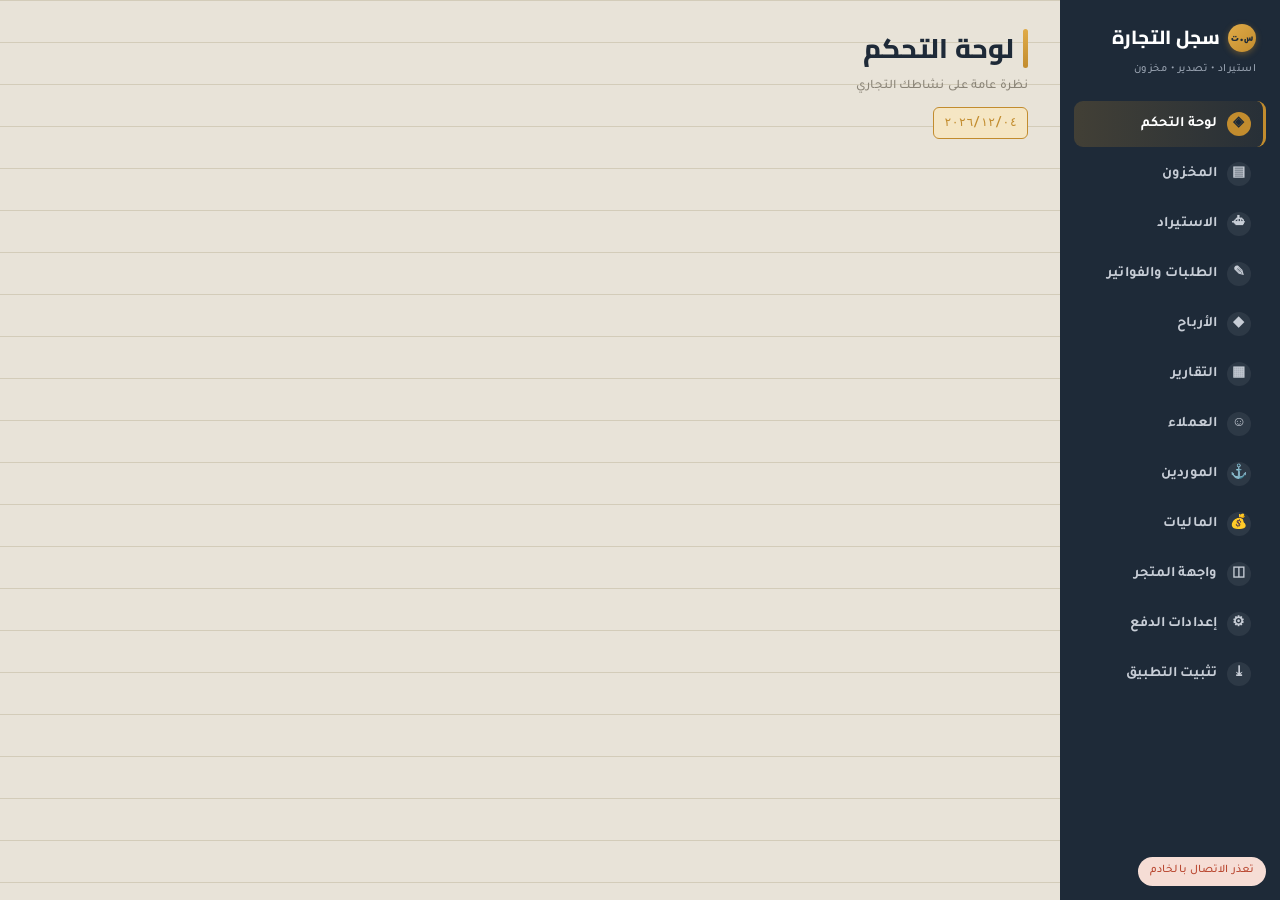
<file: index.html>
<!DOCTYPE html>
<html lang="ar" dir="rtl">
<head>
<meta charset="UTF-8">
<meta name="viewport" content="width=device-width, initial-scale=1.0, maximum-scale=1.0, viewport-fit=cover">
<title>سجل التجارة</title>
<meta name="theme-color" content="#1e2a38">
<meta name="mobile-web-app-capable" content="yes">
<meta name="apple-mobile-web-app-capable" content="yes">
<meta name="apple-mobile-web-app-status-bar-style" content="black-translucent">
<meta name="apple-mobile-web-app-title" content="سجل التجارة">
<link rel="apple-touch-icon" href="[data-uri]">
<link rel="icon" href="[data-uri]">
<link rel="preconnect" href="https://fonts.googleapis.com">
<link href="https://fonts.googleapis.com/css2?family=Cairo:wght@600;700;800;900&family=Tajawal:wght@400;500;700;800&family=JetBrains+Mono:wght@400;500;700&display=swap" rel="stylesheet">
<style>
  :root{
    --bg:#e8e3d8;
    --surface:#fdfcf8;
    --ink:#1e2a38;
    --ink-soft:#4a5566;
    --muted:#8b8578;
    --line:#d3ccb9;
    --brass:#c28c2e;
    --brass-2:#e0ab48;
    --brass-soft:#f5e6c4;
    --brick:#b8452e;
    --brick-2:#d35f3f;
    --brick-soft:#f6ddd5;
    --green:#2f8a52;
    --green-2:#42a868;
    --green-soft:#dcf0e2;
    --sea:#1f6f93;
    --sea-2:#3689ad;
    --sea-soft:#dbeef4;
    --radius:10px;
    --shadow:0 2px 8px rgba(30,42,56,0.08);
  }
  *{box-sizing:border-box;}
  body{
    margin:0;
    background:var(--bg);
    background-image:
      linear-gradient(var(--line) 1px, transparent 1px);
    background-size: 100% 42px;
    color:var(--ink);
    font-family:'Tajawal', sans-serif;
    font-weight:500;
    font-size:15px;
    line-height:1.65;
    letter-spacing:.1px;
    min-height:100vh;
  }
  .app{display:flex; min-height:100vh;}

  /* Sidebar */
  .sidebar{
    width:220px; flex-shrink:0;
    background:var(--ink);
    color:#e8e3d8;
    padding:22px 14px;
    display:flex; flex-direction:column; gap:4px;
  }
  .brand{
    font-family:'Cairo',sans-serif; font-weight:800; font-size:19px;
    color:#fff; margin-bottom:4px; padding:0 10px;
    display:flex; align-items:center; gap:8px;
  }
  .brand .seal{
    width:28px;height:28px;border-radius:50%;
    background:linear-gradient(135deg, var(--brass-2), var(--brass));
    display:flex;align-items:center;justify-content:center;
    font-size:12px; color:#1e2a38; font-family:'JetBrains Mono',monospace; font-weight:800;
    box-shadow:0 2px 6px rgba(194,140,46,0.4);
  }
  .brand-sub{font-size:11px; color:#9aa4b2; padding:0 10px 18px; letter-spacing:.5px;}
  .nav-item{
    display:flex; align-items:center; gap:10px;
    padding:11px 12px; border-radius:9px; cursor:pointer;
    font-size:14.5px; font-weight:600; color:#c7cdd6;
    transition:.18s;
    border-right:3px solid transparent;
  }
  .nav-item:hover{background:rgba(255,255,255,0.07); color:#fff;}
  .nav-item.active{
    background:linear-gradient(90deg, rgba(194,140,46,0.22), rgba(194,140,46,0.06));
    color:#fff; border-right-color:var(--brass);
  }
  .nav-icon{
    width:24px; height:24px; text-align:center; font-size:14px;
    display:flex; align-items:center; justify-content:center;
    border-radius:50%; background:rgba(255,255,255,0.07); flex-shrink:0;
    transition:.18s;
  }
  .nav-item.active .nav-icon{background:var(--brass); color:#1e2a38;}
  .nav-item:hover .nav-icon{background:rgba(255,255,255,0.14);}

  /* Main */
  .main{flex:1; padding:26px 32px; max-width:100%; overflow-x:hidden;}
  .topbar{display:flex; justify-content:space-between; align-items:flex-end; margin-bottom:22px; flex-wrap:wrap; gap:10px;}
  .page-title{
    font-family:'Cairo',sans-serif; font-weight:800; font-size:27px; margin:0;
    position:relative; display:inline-block; padding-right:14px;
  }
  .page-title::before{
    content:''; position:absolute; right:0; top:3px; bottom:3px; width:5px; border-radius:3px;
    background:linear-gradient(180deg, var(--brass-2), var(--brass));
  }
  .page-sub{color:var(--muted); font-size:13px; margin-top:5px; font-weight:500;}
  .date-stamp{
    font-family:'JetBrains Mono',monospace; font-size:12px; color:var(--brass);
    border:1.5px solid var(--brass); border-radius:6px; padding:5px 10px;
    background:var(--brass-soft); white-space:nowrap;
  }

  /* Cards */
  .stat-grid{display:grid; grid-template-columns:repeat(auto-fit,minmax(160px,1fr)); gap:14px; margin-bottom:26px;}
  .stat-card{
    background:var(--surface); border:1px solid var(--line); border-radius:var(--radius);
    padding:16px 18px; box-shadow:var(--shadow);
    position:relative; overflow:hidden;
    transition:transform .15s ease, box-shadow .15s ease;
    animation:cardIn .4s cubic-bezier(.2,.9,.3,1.2) both;
  }
  .stat-card::before{content:''; position:absolute; top:0; right:0; left:0; height:4px; background:var(--brass);}
  .stat-card:has(.stat-value.ok)::before{background:var(--green);}
  .stat-card:has(.stat-value.warn)::before{background:var(--brick);}
  .stat-card:active{transform:scale(.96); box-shadow:0 1px 4px rgba(30,42,56,0.1);}
  .stat-grid .stat-card:nth-child(1){animation-delay:.02s}
  .stat-grid .stat-card:nth-child(2){animation-delay:.06s}
  .stat-grid .stat-card:nth-child(3){animation-delay:.10s}
  .stat-grid .stat-card:nth-child(4){animation-delay:.14s}
  .stat-grid .stat-card:nth-child(5){animation-delay:.18s}
  .stat-grid .stat-card:nth-child(6){animation-delay:.22s}
  @keyframes cardIn{from{opacity:0; transform:translateY(10px) scale(.98);} to{opacity:1; transform:translateY(0) scale(1);}}
  .stat-label{font-size:12px; color:var(--muted); margin-bottom:6px; display:flex; align-items:center; gap:5px;}
  .stat-value{font-family:'JetBrains Mono',monospace; font-size:24px; font-weight:700; color:var(--ink); animation:valuePop .35s ease both .08s;}
  .stat-value.warn{color:var(--brick);}
  .stat-value.ok{color:var(--green);}
  @keyframes valuePop{from{opacity:0; transform:scale(.85);} to{opacity:1; transform:scale(1);}}

  .motiv-banner{
    display:flex; align-items:center; gap:12px;
    background:linear-gradient(100deg, var(--brass-soft), var(--surface));
    border:1px solid var(--brass); border-radius:var(--radius);
    padding:14px 18px; margin-bottom:20px;
    box-shadow:var(--shadow);
    animation:cardIn .4s ease both;
  }
  .motiv-banner.ok{background:linear-gradient(100deg, var(--green-soft), var(--surface)); border-color:var(--green);}
  .motiv-banner.warn{background:linear-gradient(100deg, var(--brick-soft), var(--surface)); border-color:var(--brick);}
  .motiv-icon{font-size:26px; flex-shrink:0; animation:iconWiggle 2.2s ease-in-out infinite;}
  @keyframes iconWiggle{0%,100%{transform:rotate(0deg);} 25%{transform:rotate(-8deg);} 75%{transform:rotate(8deg);}}
  .motiv-text{font-weight:700; font-size:14.5px; color:var(--ink);}
  .motiv-sub{font-size:12px; color:var(--muted); margin-top:2px; font-weight:400;}

  .panel{
    background:var(--surface); border:1px solid var(--line); border-radius:var(--radius);
    box-shadow:var(--shadow); overflow:hidden; margin-bottom:20px;
    animation:cardIn .35s ease both;
  }
  .panel-head{
    display:flex; justify-content:space-between; align-items:center;
    padding:16px 18px; border-bottom:1px solid var(--line);
  }
  .panel-title{font-family:'Cairo',sans-serif; font-weight:700; font-size:16px;}

  .btn{
    font-family:'Tajawal',sans-serif; font-weight:700; font-size:13.5px;
    border:none; border-radius:8px; padding:9px 16px; cursor:pointer;
    background:var(--ink); color:#fff; transition:.15s;
  }
  .btn:hover{opacity:.88;}
  .btn:active{transform:scale(.95);}
  .btn.brass{background:linear-gradient(135deg, var(--brass-2), var(--brass)); box-shadow:0 3px 10px rgba(194,140,46,0.32);}
  .btn.danger{background:linear-gradient(135deg, var(--brick-2), var(--brick)); box-shadow:0 3px 10px rgba(184,69,46,0.28);}
  .btn.ghost{background:transparent; color:var(--ink); border:1.5px solid var(--line);}
  .btn.small{padding:5px 10px; font-size:12px; border-radius:6px;}

  table{width:100%; border-collapse:collapse; font-size:14px;}
  th{
    text-align:right; padding:10px 14px; background:#f2efe6; color:var(--ink-soft);
    font-weight:800; font-size:12px; border-bottom:1px solid var(--line);
  }
  td{padding:12px 14px; border-bottom:1px solid #ece7d9; font-weight:500;}
  tr:last-child td{border-bottom:none;}
  tr:hover td{background:#faf8f2;}
  .mono{font-family:'JetBrains Mono',monospace;}
  .empty-row td{text-align:center; padding:34px; color:var(--muted);}

  .stamp{
    display:inline-flex; align-items:center; justify-content:center;
    font-family:'JetBrains Mono',monospace; font-size:11px; font-weight:700;
    padding:4px 10px; border-radius:20px; border:1.5px solid; letter-spacing:.3px;
    transform:rotate(-2deg);
  }
  .stamp.paid{color:var(--green); border-color:var(--green); background:var(--green-soft);}
  .stamp.pending{color:var(--brass); border-color:var(--brass); background:var(--brass-soft);}
  .stamp.cancelled{color:var(--brick); border-color:var(--brick); background:var(--brick-soft);}
  .stamp.low{color:var(--brick); border-color:var(--brick); background:var(--brick-soft); transform:none;}
  .stamp.ordered{color:var(--brass); border-color:var(--brass); background:var(--brass-soft);}
  .stamp.shipping{color:var(--sea); border-color:var(--sea); background:var(--sea-soft);}
  .stamp.customs{color:var(--brick); border-color:var(--brick); background:var(--brick-soft);}
  .stamp.received{color:var(--green); border-color:var(--green); background:var(--green-soft);}

  /* Storefront */
  .store-grid{display:grid; grid-template-columns:repeat(auto-fill,minmax(200px,1fr)); gap:16px;}
  .store-card{
    background:var(--surface); border:1px solid var(--line); border-radius:var(--radius);
    padding:16px; box-shadow:var(--shadow); display:flex; flex-direction:column; gap:8px;
  }
  .store-thumb{
    width:100%; aspect-ratio:1.3; border-radius:8px; background:linear-gradient(135deg,var(--brass-soft),var(--sea-soft));
    display:flex; align-items:center; justify-content:center;
    font-family:'Cairo',sans-serif; font-weight:800; font-size:30px; color:var(--brass);
  }
  .store-name{font-family:'Cairo',sans-serif; font-weight:700; font-size:15px;}
  .store-cat{font-size:11.5px; color:var(--muted);}
  .store-price{font-family:'JetBrains Mono',monospace; font-weight:700; font-size:17px; color:var(--ink);}
  .store-stock{font-size:11px; font-weight:700;}
  .store-stock.in{color:var(--green);}
  .store-stock.out{color:var(--brick);}
  .cart-fab{
    position:fixed; bottom:22px; left:22px; z-index:45;
    background:var(--ink); color:#fff; border:none; border-radius:30px;
    padding:12px 20px; font-weight:700; font-size:13.5px; cursor:pointer;
    box-shadow:0 6px 18px rgba(0,0,0,0.25); display:flex; align-items:center; gap:8px;
  }
  .cart-badge{background:var(--brass); border-radius:50%; width:20px; height:20px; display:flex; align-items:center; justify-content:center; font-size:11px;}
  .cart-line{display:flex; justify-content:space-between; align-items:center; padding:8px 0; border-bottom:1px solid #ece7d9; font-size:13.5px;}
  .qty-stepper{display:flex; align-items:center; gap:8px;}
  .qty-stepper button{width:24px; height:24px; border-radius:6px; border:1px solid var(--line); background:#fff; cursor:pointer;}

  /* Order stage stepper */
  .stage-track{display:flex; align-items:flex-start; gap:0; margin:14px 0 18px; overflow-x:auto;}
  .stage-step{flex:1; min-width:78px; text-align:center; position:relative; padding-top:16px;}
  .stage-step::before{
    content:''; position:absolute; top:5px; right:50%; width:100%; height:2px; background:var(--line);
  }
  .stage-step:first-child::before{display:none;}
  .stage-step.done::before{background:var(--green);}
  .stage-dot{
    width:11px; height:11px; border-radius:50%; background:var(--line); border:2px solid var(--line);
    position:absolute; top:0; right:calc(50% - 5.5px); background:var(--surface);
  }
  .stage-step.done .stage-dot{background:var(--green); border-color:var(--green);}
  .stage-step.current .stage-dot{background:var(--brass); border-color:var(--brass);}
  .stage-label{font-size:10.5px; color:var(--muted); margin-top:8px;}
  .stage-step.done .stage-label, .stage-step.current .stage-label{color:var(--ink); font-weight:700;}

  /* Reports */
  .period-tabs{display:flex; gap:6px; margin-bottom:18px;}
  .period-tab{
    padding:7px 16px; border-radius:20px; border:1.5px solid var(--line); background:var(--surface);
    font-size:13px; font-weight:700; cursor:pointer; color:var(--ink-soft);
  }
  .period-tab.active{background:var(--ink); color:#fff; border-color:var(--ink);}

  /* Product variant chips (storefront quick view) */
  .chip-group{display:flex; flex-wrap:wrap; gap:6px;}
  .chip{display:inline-flex; align-items:center; gap:6px;
    padding:6px 12px; border-radius:16px; border:1.5px solid var(--line); font-size:12.5px; cursor:pointer; background:#fff;
  }
  .chip.selected{border-color:var(--brass); background:var(--brass-soft); color:var(--brass); font-weight:700;}
  .store-gallery{display:flex; gap:8px; overflow-x:auto; margin-bottom:10px;}
  .store-gallery img{width:90px; height:90px; object-fit:cover; border-radius:8px; border:1px solid var(--line); flex-shrink:0;}
  .store-thumb img{width:100%; height:100%; object-fit:cover; border-radius:8px;}

  .row-actions{display:flex; gap:6px; justify-content:flex-end;}

  /* Modal */
  .overlay{
    position:fixed; inset:0; background:rgba(30,42,56,0.45);
    display:none; align-items:center; justify-content:center; z-index:90; padding:16px;
  }
  .overlay.show{display:flex;}
  .modal{
    background:var(--surface); border-radius:12px; width:100%; max-width:480px;
    max-height:88vh; overflow-y:auto; box-shadow:0 12px 40px rgba(0,0,0,0.25);
  }
  .modal-head{
    padding:18px 20px; border-bottom:1px solid var(--line);
    display:flex; justify-content:space-between; align-items:center;
  }
  .modal-title{font-family:'Cairo',sans-serif; font-weight:700; font-size:17px;}
  .modal-body{padding:20px;}
  .close-x{cursor:pointer; font-size:20px; color:var(--muted); line-height:1;}

  .field{margin-bottom:14px;}
  .field label{display:block; font-size:12.5px; font-weight:700; color:var(--ink-soft); margin-bottom:6px;}
  .field input, .field select, .field textarea{
    width:100%; padding:10px 12px; border:1.5px solid var(--line); border-radius:7px;
    font-family:'Tajawal',sans-serif; font-size:16px; background:#fff; color:var(--ink);
  }
  /* iOS Safari zooms in on any field under 16px and never zooms back out. */
  input, select, textarea{ font-size:16px; }
  .field input:focus, .field select:focus, .field textarea:focus{outline:none; border-color:var(--brass);}
  .field-row{display:grid; grid-template-columns:1fr 1fr; gap:10px;}

  .items-block{border:1.5px dashed var(--line); border-radius:8px; padding:12px; margin-bottom:14px;}
  .item-line{display:grid; grid-template-columns:2fr 1fr 1fr auto; gap:8px; align-items:center; margin-bottom:8px;}
  .item-line select, .item-line input{padding:7px 8px; font-size: 16px;}
  .rm-line{cursor:pointer; color:var(--brick); font-size:16px; padding:0 4px;}
  .add-line-btn{font-size:12.5px; color:var(--brass); cursor:pointer; font-weight:700; display:inline-block; margin-top:2px;}
  .order-total{text-align:left; font-family:'JetBrains Mono',monospace; font-weight:700; font-size:15px; margin-top:6px;}

  .modal-foot{padding:16px 20px; border-top:1px solid var(--line); display:flex; gap:10px; justify-content:flex-start;}

  .empty-state{padding:50px 20px; text-align:center; color:var(--muted);}
  .empty-state .big{font-size:34px; margin-bottom:10px;}

  .toast{
    position:fixed; bottom:20px; left:50%; transform:translateX(-50%) scale(.9);
    background:var(--ink); color:#fff; padding:11px 22px; border-radius:9px;
    font-size:13.5px; font-weight:700; opacity:0; pointer-events:none; transition:.28s cubic-bezier(.2,.9,.3,1.3); z-index:100;
    box-shadow:0 6px 18px rgba(30,42,56,0.25);
  }
  .toast.show{opacity:1; transform:translateX(-50%) translateY(-6px) scale(1);}

  .confetti-piece{
    position:fixed; top:-20px; font-size:20px; z-index:200; pointer-events:none;
    animation:confettiFall 1.3s ease-in forwards;
  }
  @keyframes confettiFall{
    0%{transform:translateY(0) rotate(0deg); opacity:1;}
    100%{transform:translateY(90vh) rotate(340deg); opacity:0;}
  }

  .type-badge{font-size:11px; font-weight:700; padding:3px 9px; border-radius:5px;}
  .type-badge.sale{background:var(--green-soft); color:var(--green);}
  .type-badge.purchase{background:var(--brass-soft); color:var(--brass);}
  .type-badge.expense{background:var(--brick-soft); color:var(--brick);}
  .type-badge.income{background:var(--green-soft); color:var(--green);}

  .hamburger{display:none;}
  @media (max-width: 820px){
    .sidebar{
      position:fixed; top:0; right:0; bottom:0;
      z-index:60; height:100%; width:min(78vw, 300px);
      transform:translateX(100%);
      transition:transform .25s ease;
      overflow-y:auto; -webkit-overflow-scrolling:touch;
      will-change:transform;
    }
    .sidebar.open{transform:translateX(0);}
    .sidebar .nav-item{ padding:15px 18px; font-size:15.5px; }
    .main{padding:18px 14px;}
    .hamburger{
      display:flex; align-items:center; justify-content:center;
      position:fixed;
      top:calc(env(safe-area-inset-top, 0px) + 10px);
      right:14px;
      z-index:70;
      width:46px; height:46px; border-radius:12px;
      background:var(--ink); color:#fff;
      font-size:20px; cursor:pointer;
      box-shadow:0 2px 10px rgba(0,0,0,.22);
    }
    .hamburger:active{ transform:scale(.94); }
    body.nav-open .hamburger{ opacity:0; pointer-events:none; transition:opacity .18s; }
    /* Keep the page heading clear of the fixed button. */
    .main{ padding-top:calc(env(safe-area-inset-top, 0px) + 64px); }
    .topbar{ padding-right:0; }
    .field-row{grid-template-columns:1fr;}
    .item-line{grid-template-columns:1fr; }
  }
  ::-webkit-scrollbar{width:8px;}
  ::-webkit-scrollbar-thumb{background:var(--line); border-radius:8px;}

#navScrim{
  position:fixed; inset:0; z-index:55;
  background:rgba(20,28,38,.45);
  opacity:0; pointer-events:none; transition:opacity .25s ease;
}
#navScrim.show{ opacity:1; pointer-events:auto; }
#installBar{
  position:fixed; left:12px; right:12px; bottom:12px; z-index:80;
  background:var(--ink); color:#fff; border-radius:12px;
  padding:12px 14px; display:flex; align-items:center; gap:10px;
  font-family:Tajawal,sans-serif; font-size:13px; line-height:1.6;
  box-shadow:0 6px 20px rgba(0,0,0,.25);
}
#installBar span{ flex:1; }
#installBar button{
  background:var(--brass); color:#fff; border:none; border-radius:8px;
  padding:8px 14px; font-family:Tajawal,sans-serif; font-size:13px;
  font-weight:700; cursor:pointer; flex:0 0 auto;
}
#installBar #dismissInstall{ background:transparent; color:#fff; opacity:.7; padding:8px 10px; }
.pay-details{
  font-size:13px; color:var(--ink-soft); line-height:1.9;
  background:var(--brass-soft); border-radius:8px;
  padding:10px 12px; margin-bottom:12px;
}
.pay-details:empty{ display:none; }
.pay-block{
  border:1px solid var(--line); border-radius:10px;
  padding:14px; margin-bottom:14px; background:var(--paper);
}
.pay-toggle{
  display:flex; align-items:center; gap:10px;
  font-weight:700; font-size:15px; margin-bottom:12px; cursor:pointer;
}
.pay-toggle input{ width:20px; height:20px; accent-color:var(--brass); }
.picker-box{
  display:flex; flex-wrap:wrap; gap:8px;
  padding:10px; border:1px solid var(--line); border-radius:10px;
  background:var(--paper-2, #fbfaf7); margin-bottom:8px;
}
.swatch{
  display:inline-flex; align-items:center; gap:6px;
  padding:8px 12px; border-radius:20px;
  border:1.5px solid var(--line); background:var(--paper);
  font-family:Tajawal,sans-serif; font-size:13px; color:var(--ink);
  cursor:pointer; transition:all .12s;
}
.swatch:active{ transform:scale(.96); }
.swatch.on{
  border-color:var(--brass); background:var(--brass-soft);
  color:var(--brass); font-weight:600;
}
.swatch .dot, .chip .dot{
  width:14px; height:14px; border-radius:50%;
  border:1px solid rgba(0,0,0,.18); display:inline-block;
  flex:0 0 auto;
}
.add-row{ display:flex; gap:8px; }
.add-row input{ flex:1; }
.picked-line{ font-size:12px; color:var(--muted); margin-top:6px; }
.stage-quick{
  padding:7px 10px; border:1px solid var(--line); border-radius:8px;
  background:var(--paper); font-family:Tajawal,sans-serif; font-size: 16px;
  color:var(--ink); max-width:170px;
}
/* ===== Mobile: tables become cards ===== */
@media (max-width: 760px){
  table, tbody, tr, td { display:block; width:100%; }
  thead { display:none; }
  table { border-collapse:separate; }
  tbody tr {
    background:var(--paper);
    border:1px solid var(--line);
    border-radius:12px;
    padding:12px 14px;
    margin-bottom:12px;
    box-shadow:0 1px 3px rgba(0,0,0,.04);
  }
  tbody tr.empty-row { text-align:center; color:var(--muted); padding:22px 14px; }
  tbody td {
    display:flex;
    justify-content:space-between;
    align-items:center;
    gap:12px;
    border:none;
    padding:6px 0;
    text-align:right;
  }
  tbody td:empty { display:none; }
  tbody td::before {
    content: attr(data-label);
    font-size:11.5px;
    color:var(--muted);
    font-weight:600;
    flex:0 0 auto;
  }
  tbody td[data-label=""]::before { display:none; }
  tbody tr.empty-row td::before { display:none; }
  tbody td .row-actions { display:flex; gap:8px; flex-wrap:wrap; justify-content:flex-end; }
  tbody td .btn.small { padding:8px 16px; font-size:13px; }
}
</style>
<script>
(function(){
  // Build the web-app manifest in memory so no extra file is required.
  var icon = document.querySelector('link[rel="apple-touch-icon"]').getAttribute('href');
  var manifest = {
    name: "سجل التجارة",
    short_name: "سجل التجارة",
    start_url: ".",
    display: "standalone",
    background_color: "#f2ede3",
    theme_color: "#1e2a38",
    dir: "rtl",
    lang: "ar",
    icons: [
      { src: icon, sizes: "192x192", type: "image/png", purpose: "any" },
      { src: icon, sizes: "512x512", type: "image/png", purpose: "any" }
    ]
  };
  var blob = new Blob([JSON.stringify(manifest)], {type:'application/json'});
  var link = document.createElement('link');
  link.rel = 'manifest';
  link.href = URL.createObjectURL(blob);
  document.head.appendChild(link);
})();
</script>
</head>
<body>

<div class="app">
  <div id="navScrim"></div>
  <div class="sidebar" id="sidebar">
    <div class="brand"><span class="seal">س.ت</span> سجل التجارة</div>
    <div class="brand-sub">استيراد • تصدير • مخزون</div>
    <div class="nav-item active" data-view="dashboard"><span class="nav-icon">◈</span> لوحة التحكم</div>
    <div class="nav-item" data-view="inventory"><span class="nav-icon">▤</span> المخزون</div>
    <div class="nav-item" data-view="imports"><span class="nav-icon">⛴</span> الاستيراد</div>
    <div class="nav-item" data-view="orders"><span class="nav-icon">✎</span> الطلبات والفواتير</div>
    <div class="nav-item" data-view="profits"><span class="nav-icon">◆</span> الأرباح</div>
    <div class="nav-item" data-view="reports"><span class="nav-icon">▦</span> التقارير</div>
    <div class="nav-item" data-view="customers"><span class="nav-icon">☺</span> العملاء</div>
    <div class="nav-item" data-view="suppliers"><span class="nav-icon">⚓</span> الموردين</div>
    <div class="nav-item" data-view="finance"><span class="nav-icon">💰</span> الماليات</div>
    <div class="nav-item" data-view="storefront"><span class="nav-icon">◫</span> واجهة المتجر</div>
    <div class="nav-item" data-view="settings"><span class="nav-icon">⚙</span> إعدادات الدفع</div>
    <div class="nav-item" id="navInstall"><span class="nav-icon">⤓</span> تثبيت التطبيق</div>
  </div>

  <div class="main">
    <div class="hamburger" id="hamburger">☰</div>
    <div class="topbar">
      <div style="display:flex; align-items:center; gap:12px; width:100%;">
        <div>
          <h1 class="page-title" id="pageTitle">لوحة التحكم</h1>
          <div class="page-sub" id="pageSub">نظرة عامة على نشاطك التجاري</div>
        </div>
      </div>
      <div class="date-stamp" id="dateStamp"></div>
    </div>

    <div id="content"></div>
  </div>
</div>

<div class="overlay" id="overlay">
  <div class="modal" id="modalBox"></div>
</div>

<div class="toast" id="toast"></div>

<script>
/* ---------- State ---------- */
let state = { products: [], customers: [], suppliers: [], orders: [], imports: [], settings: {}, finance: {} };
let cart = [];
let reportPeriod = 'week';
let currentView = 'dashboard';
const STORAGE_KEY = 'trade-app-data-v1';

function uid(prefix){ return prefix + '-' + Date.now().toString(36) + Math.random().toString(36).slice(2,6); }
function fmtMoney(n){ return (Number(n)||0).toLocaleString('ar-EG', {maximumFractionDigits:2}); }
function todayStr(){
  const d = new Date();
  return d.toLocaleDateString('ar-EG', {year:'numeric', month:'2-digit', day:'2-digit'});
}
document.getElementById('dateStamp').textContent = todayStr();

const SUPA_URL = 'https://ljnaxoabrgwauakwuing.supabase.co';
const SUPA_KEY = 'sb_publishable_PDYpKz9HfcnnrpxA-B7TfA_TULnnqTg';
const ROW_ID = 'main';

function supaHeaders(){
  return {
    'apikey': SUPA_KEY,
    'Authorization': 'Bearer ' + SUPA_KEY,
    'Content-Type': 'application/json',
    'Prefer': 'resolution=merge-duplicates'
  };
}

function setSyncStatus(text, kind){
  let el = document.getElementById('syncStatus');
  if(!el){
    el = document.createElement('div');
    el.id = 'syncStatus';
    el.style.cssText = 'position:fixed;bottom:14px;right:14px;font-size:11.5px;padding:5px 12px;border-radius:16px;z-index:60;font-family:Tajawal,sans-serif;';
    document.body.appendChild(el);
  }
  const colors = {
    ok: 'background:var(--green-soft);color:var(--green);',
    saving: 'background:var(--brass-soft);color:var(--brass);',
    error: 'background:var(--brick-soft);color:var(--brick);'
  };
  el.style.cssText = el.style.cssText.split(';background')[0] + ';' + (colors[kind]||colors.ok);
  el.textContent = text;
  if(kind === 'ok'){ setTimeout(()=>{ if(el.textContent===text) el.style.opacity='0'; }, 2000); }
  else { el.style.opacity = '1'; }
}

async function loadState(){
  // Paint immediately from the local cache so the app never waits on network.
  try{
    const cached = localStorage.getItem(STORAGE_KEY);
    if(cached){
      const d = JSON.parse(cached);
      state = d;
      state.products = state.products || [];
      state.customers = state.customers || [];
      state.suppliers = state.suppliers || [];
      state.orders = state.orders || [];
      state.imports = state.imports || [];
      state.settings = state.settings || {};
      state.finance = state.finance || {};
      state.finance.incomes = state.finance.incomes || [];
      state.finance.expenses = state.finance.expenses || [];
      state.finance.incomeSources = state.finance.incomeSources || DEFAULT_INCOME_SOURCES.slice();
      state.finance.expenseCategories = state.finance.expenseCategories || DEFAULT_EXPENSE_CATEGORIES.slice();
      state.finance.currencies = state.finance.currencies || DEFAULT_CURRENCIES.map(c=>({...c}));
      state.finance.displayCurrency = state.finance.displayCurrency || 'USD';
      render();
    }
  }catch(e){}

  setSyncStatus('جاري التحميل...', 'saving');
  try{
    const res = await fetch(SUPA_URL + '/rest/v1/app_data?id=eq.' + ROW_ID + '&select=data', {
      headers: supaHeaders()
    });
    if(!res.ok) throw new Error('HTTP ' + res.status);
    const rows = await res.json();
    if(rows && rows.length && rows[0].data){
      const d = rows[0].data;
      state = d;
      state.products = state.products || [];
      state.customers = state.customers || [];
      state.suppliers = state.suppliers || [];
      state.orders = state.orders || [];
      state.imports = state.imports || [];
      state.settings = state.settings || {};
      state.finance = state.finance || {};
      state.finance.incomes = state.finance.incomes || [];
      state.finance.expenses = state.finance.expenses || [];
      state.finance.incomeSources = state.finance.incomeSources || DEFAULT_INCOME_SOURCES.slice();
      state.finance.expenseCategories = state.finance.expenseCategories || DEFAULT_EXPENSE_CATEGORIES.slice();
      state.finance.currencies = state.finance.currencies || DEFAULT_CURRENCIES.map(c=>({...c}));
      state.finance.displayCurrency = state.finance.displayCurrency || 'USD';
    }
    try{ localStorage.setItem(STORAGE_KEY, JSON.stringify(state)); }catch(e){}
    setSyncStatus('متصل', 'ok');
  }catch(e){
    console.error(e);
    setSyncStatus('تعذر الاتصال بالخادم', 'error');
  }
  render();
}

let saveTimer = null;
let saveInFlight = false;
let saveQueued = false;

async function pushState(){
  if(saveInFlight){ saveQueued = true; return; }
  saveInFlight = true;
  setSyncStatus('جاري الحفظ...', 'saving');
  try{
    const res = await fetch(SUPA_URL + '/rest/v1/app_data', {
      method: 'POST',
      headers: supaHeaders(),
      body: JSON.stringify({ id: ROW_ID, data: state, updated_at: new Date().toISOString() })
    });
    if(!res.ok) throw new Error('HTTP ' + res.status);
    setSyncStatus('تم الحفظ', 'ok');
  }catch(e){
    console.error(e);
    setSyncStatus('فشل الحفظ — تحقق من الإنترنت', 'error');
  }
  saveInFlight = false;
  if(saveQueued){ saveQueued = false; pushState(); }
}

// Non-blocking: schedules the cloud write, returns immediately.
function saveState(){
  try{ localStorage.setItem(STORAGE_KEY, JSON.stringify(state)); }catch(e){}
  clearTimeout(saveTimer);
  saveTimer = setTimeout(pushState, 600);
}

window.addEventListener('beforeunload', ()=>{
  if(saveTimer){ clearTimeout(saveTimer); pushState(); }
});

function showToast(msg){
  const t = document.getElementById('toast');
  t.textContent = msg;
  t.classList.add('show');
  setTimeout(()=>t.classList.remove('show'), 2200);
}

/* ---------- Delight: confetti + motivation ---------- */
const CONFETTI_EMOJI = ['💰','🎉','✨','💵','🟢','⭐'];
function celebrate(){
  for(let i=0;i<14;i++){
    const el = document.createElement('div');
    el.className = 'confetti-piece';
    el.textContent = CONFETTI_EMOJI[Math.floor(Math.random()*CONFETTI_EMOJI.length)];
    el.style.left = (Math.random()*94 + 3) + 'vw';
    el.style.animationDelay = (Math.random()*.25) + 's';
    el.style.animationDuration = (1.0 + Math.random()*.6) + 's';
    el.style.fontSize = (16 + Math.random()*14) + 'px';
    document.body.appendChild(el);
    setTimeout(()=>el.remove(), 2000);
  }
}

// Returns { icon, mood, text, sub } for a motivational banner based on a net figure.
function motivationLine(net, periodLabel){
  if(net > 0){
    return { mood:'ok', icon:'📈', text:`أحسنت! صافي ${periodLabel} حتى الآن ${fmtMoney(net)}$ بالربح`, sub:'استمر على هذا المستوى 🚀' };
  }
  if(net < 0){
    return { mood:'warn', icon:'⚠️', text:`مصروفات ${periodLabel} أعلى من دخلك بمقدار ${fmtMoney(Math.abs(net))}$`, sub:'راجع أكبر بند مصروف وشوف وين تقدر توفّر' };
  }
  return { mood:'', icon:'👋', text:'ابدأ بتسجيل أول عملية دخل أو مصروف', sub:'كل رقم تسجّله يقرّبك من صورة أوضح لأموالك' };
}
function motivBannerHtml(net, periodLabel){
  const m = motivationLine(net, periodLabel);
  return `<div class="motiv-banner ${m.mood}">
    <div class="motiv-icon">${m.icon}</div>
    <div><div class="motiv-text">${m.text}</div><div class="motiv-sub">${m.sub}</div></div>
  </div>`;
}

/* ---------- Nav ---------- */
function openNav(){
  document.body.classList.add('nav-open');
  document.getElementById('sidebar').classList.add('open');
  document.getElementById('navScrim').classList.add('show');
}
function closeNav(){
  document.body.classList.remove('nav-open');
  document.getElementById('sidebar').classList.remove('open');
  document.getElementById('navScrim').classList.remove('show');
}
function navIsOpen(){
  return document.getElementById('sidebar').classList.contains('open');
}

const installEntry = document.getElementById('navInstall');
if(installEntry){
  if(isStandalone()){
    installEntry.innerHTML = '<span class="nav-icon">✓</span> التطبيق مثبّت';
  }
  installEntry.addEventListener('click', (e)=>{
    e.stopPropagation();
    closeNav();
    if(isStandalone()){
      setTimeout(()=>showToast('التطبيق مثبّت بالفعل على جهازك'), 220);
      return;
    }
    setTimeout(showInstallBar, 220);
  });
}

document.querySelectorAll('.nav-item[data-view]').forEach(el=>{
  el.addEventListener('click', ()=>{
    document.querySelectorAll('.nav-item').forEach(n=>n.classList.remove('active'));
    el.classList.add('active');
    currentView = el.dataset.view;
    closeNav();
    // Let the close animation finish before the heavy re-render,
    // otherwise the two compete and the menu appears to freeze.
    requestAnimationFrame(()=>{ setTimeout(render, 180); });
  });
});

document.getElementById('hamburger').addEventListener('click', ()=>{
  navIsOpen() ? closeNav() : openNav();
});
document.getElementById('navScrim').addEventListener('click', closeNav);

/* Swipe from the right edge to open, swipe right to close (RTL layout). */
(function(){
  let startX = 0, startY = 0, tracking = false, fromEdge = false;
  const EDGE = 28, THRESHOLD = 55;

  document.addEventListener('touchstart', (e)=>{
    if(e.touches.length !== 1) return;
    startX = e.touches[0].clientX;
    startY = e.touches[0].clientY;
    fromEdge = startX > window.innerWidth - EDGE;
    tracking = fromEdge || navIsOpen();
  }, {passive:true});

  document.addEventListener('touchend', (e)=>{
    if(!tracking) return;
    tracking = false;
    const t = e.changedTouches[0];
    const dx = t.clientX - startX;
    const dy = Math.abs(t.clientY - startY);
    if(dy > Math.abs(dx)) return;           // vertical scroll, ignore
    if(fromEdge && dx < -THRESHOLD) openNav();
    else if(navIsOpen() && dx > THRESHOLD) closeNav();
  }, {passive:true});
})();

const titles = {
  settings:['إعدادات الدفع','بيانات حساباتك التي تظهر للعملاء عند الطلب'],
  dashboard:['لوحة التحكم','نظرة عامة على نشاطك التجاري'],
  inventory:['المخزون','إدارة المنتجات والكميات المتوفرة'],
  orders:['الطلبات والفواتير','طلبات البيع والشراء'],
  customers:['العملاء','قائمة العملاء وبياناتهم'],
  suppliers:['الموردين','قائمة الموردين وبياناتهم'],
  imports:['الاستيراد','تتبع شحنات الاستيراد من الموردين'],
  storefront:['واجهة المتجر','اعرض منتجاتك وخذ طلبات العملاء مباشرة'],
  profits:['الأرباح','الربح الفعلي لكل منتج، وتكلفة كل شحنة استيراد'],
  reports:['التقارير','أداء نشاطك خلال فترة زمنية محددة'],
  finance:['الماليات','دخلك، مصروفاتك، وصافي ربحك'],
};


function labelTableCells(){
  document.querySelectorAll('#content table').forEach(tbl=>{
    const heads = [...tbl.querySelectorAll('thead th')].map(th=>th.textContent.trim());
    if(!heads.length) return;
    tbl.querySelectorAll('tbody tr').forEach(tr=>{
      if(tr.classList.contains('empty-row')) return;
      [...tr.children].forEach((td,i)=>{
        td.setAttribute('data-label', heads[i] || '');
      });
    });
  });
}

function render(){
  document.getElementById('pageTitle').textContent = titles[currentView][0];
  document.getElementById('pageSub').textContent = titles[currentView][1];
  const c = document.getElementById('content');
  if(currentView==='dashboard') c.innerHTML = renderDashboard();
  if(currentView==='inventory') c.innerHTML = renderInventory();
  if(currentView==='orders') c.innerHTML = renderOrders();
  if(currentView==='customers') c.innerHTML = renderParty('customers');
  if(currentView==='suppliers') c.innerHTML = renderParty('suppliers');
  if(currentView==='imports') c.innerHTML = renderImports();
  if(currentView==='storefront') c.innerHTML = renderStorefront();
  if(currentView==='settings') c.innerHTML = renderSettings();
  if(currentView==='profits') c.innerHTML = renderProfits();
  if(currentView==='reports') c.innerHTML = renderReports();
  if(currentView==='finance') c.innerHTML = renderFinance();
  bindViewEvents();
  labelTableCells();
  renderCartFab();
}

/* ---------- Dashboard ---------- */
function renderDashboard(){
  const lowStock = state.products.filter(p=>Number(p.qty) <= 5);
  const revenue = state.orders.filter(o=>o.type==='sale' && o.status!=='cancelled')
    .reduce((s,o)=>s+orderTotal(o),0);
  const pending = state.orders.filter(o=>o.status==='pending').length;

  let recentRows = state.orders.slice().sort((a,b)=>b.createdAt-a.createdAt).slice(0,6).map(o=>{
    const party = findParty(o);
    return `<tr>
      <td class="mono">${o.number}</td>
      <td><span class="type-badge ${o.type}">${o.type==='sale'?'بيع':'شراء'}</span></td>
      <td>${party?party.name:'—'}</td>
      <td class="mono">${fmtMoney(orderTotal(o))}</td>
      <td>${statusStamp(o.status)}</td>
    </tr>`;
  }).join('');
  if(!recentRows) recentRows = `<tr class="empty-row"><td colspan="5">لا توجد طلبات بعد</td></tr>`;

  let lowRows = lowStock.slice(0,6).map(p=>`
    <tr><td>${p.name}</td><td class="mono">${p.sku||'—'}</td><td class="mono">${p.qty}</td></tr>
  `).join('');
  if(!lowRows) lowRows = `<tr class="empty-row"><td colspan="3">لا يوجد نقص في المخزون</td></tr>`;

  const monthNet = financeSum('income', x=>isSameMonth(x.date, todayStr())) - financeSum('expense', x=>isSameMonth(x.date, todayStr()));

  return `
  ${motivBannerHtml(monthNet, 'هذا الشهر')}
  <div class="stat-grid">
    <div class="stat-card"><div class="stat-label">📦 عدد المنتجات</div><div class="stat-value">${state.products.length}</div></div>
    <div class="stat-card"><div class="stat-label">⚠️ منتجات منخفضة المخزون</div><div class="stat-value ${lowStock.length?'warn':'ok'}">${lowStock.length}</div></div>
    <div class="stat-card"><div class="stat-label">☺ العملاء</div><div class="stat-value">${state.customers.length}</div></div>
    <div class="stat-card"><div class="stat-label">⚓ الموردين</div><div class="stat-value">${state.suppliers.length}</div></div>
    <div class="stat-card"><div class="stat-label">⏳ طلبات معلّقة</div><div class="stat-value ${pending?'warn':'ok'}">${pending}</div></div>
    <div class="stat-card"><div class="stat-label">💵 إجمالي المبيعات</div><div class="stat-value ok mono">${fmtMoney(revenue)}</div></div>
  </div>

  <div class="panel">
    <div class="panel-head"><div class="panel-title">أحدث الطلبات</div></div>
    <table><thead><tr><th>الرقم</th><th>النوع</th><th>الطرف</th><th>الإجمالي</th><th>الحالة</th></tr></thead>
    <tbody>${recentRows}</tbody></table>
  </div>

  <div class="panel">
    <div class="panel-head"><div class="panel-title">تنبيه نقص المخزون (5 وحدات أو أقل)</div></div>
    <table><thead><tr><th>المنتج</th><th>الرمز</th><th>الكمية</th></tr></thead>
    <tbody>${lowRows}</tbody></table>
  </div>
  `;
}

function statusStamp(status){
  const map = {paid:['stamp paid','مدفوع'], pending:['stamp pending','معلق'], cancelled:['stamp cancelled','ملغى']};
  const m = map[status] || map.pending;
  return `<span class="${m[0]}">${m[1]}</span>`;
}
function orderTotal(o){
  return (o.items||[]).reduce((s,it)=>s + (Number(it.qty)*Number(it.price)),0);
}
function findParty(o){
  const list = o.type==='sale' ? state.customers : state.suppliers;
  return list.find(p=>p.id===o.partyId);
}

/* ---------- Inventory ---------- */
function renderInventory(){
  let rows = state.products.map(p=>{
    const low = Number(p.qty) <= 5;
    return `<tr>
      <td>${p.name}</td>
      <td class="mono">${p.sku||'—'}</td>
      <td>${p.category||'—'}</td>
      <td class="mono">${p.qty} ${low?'<span class="stamp low" style="margin-right:6px;">منخفض</span>':''}</td>
      <td class="mono">${fmtMoney(p.cost)}</td>
      <td class="mono">${fmtMoney(p.price)}</td>
      <td>
        <div class="row-actions">
          <button class="btn ghost small" data-edit-product="${p.id}">تعديل</button>
          <button class="btn danger small" data-del-product="${p.id}">حذف</button>
        </div>
      </td>
    </tr>`;
  }).join('');
  if(!rows) rows = `<tr class="empty-row"><td colspan="7">لا توجد منتجات — ابدأ بإضافة أول منتج</td></tr>`;

  return `
  <div class="panel">
    <div class="panel-head">
      <div class="panel-title">المنتجات (${state.products.length})</div>
      <button class="btn brass" id="addProductBtn">+ إضافة منتج</button>
    </div>
    <table>
      <thead><tr><th>الاسم</th><th>الرمز</th><th>الفئة</th><th>الكمية</th><th>سعر التكلفة</th><th>سعر البيع</th><th></th></tr></thead>
      <tbody>${rows}</tbody>
    </table>
  </div>`;
}

/* ---------- Customers / Suppliers ---------- */
function renderParty(kind){
  const isCust = kind==='customers';
  const list = state[kind];
  let rows = list.map(p=>`
    <tr>
      <td>${p.name}</td>
      <td class="mono">${p.phone||'—'}</td>
      <td>${isCust ? (p.address||'—') : (p.country||'—')}</td>
      <td>${p.notes||'—'}</td>
      <td>
        <div class="row-actions">
          <button class="btn ghost small" data-edit-party="${kind}:${p.id}">تعديل</button>
          <button class="btn danger small" data-del-party="${kind}:${p.id}">حذف</button>
        </div>
      </td>
    </tr>`).join('');
  if(!rows) rows = `<tr class="empty-row"><td colspan="5">لا توجد بيانات بعد</td></tr>`;

  return `
  <div class="panel">
    <div class="panel-head">
      <div class="panel-title">${isCust?'العملاء':'الموردين'} (${list.length})</div>
      <button class="btn brass" id="addPartyBtn" data-kind="${kind}">+ إضافة ${isCust?'عميل':'مورد'}</button>
    </div>
    <table>
      <thead><tr><th>الاسم</th><th>الهاتف</th><th>${isCust?'العنوان':'الدولة'}</th><th>ملاحظات</th><th></th></tr></thead>
      <tbody>${rows}</tbody>
    </table>
  </div>`;
}

/* ---------- Orders ---------- */
function renderOrders(){
  let rows = state.orders.slice().sort((a,b)=>b.createdAt-a.createdAt).map(o=>{
    const party = findParty(o);
    const stageLabel = o.type==='sale' ? (ORDER_STAGES.find(s=>s[0]===(o.stage||'new'))||[])[1] : '—';
    return `<tr>
      <td class="mono">${o.number}</td>
      <td><span class="type-badge ${o.type}">${o.type==='sale'?'بيع':'شراء'}</span></td>
      <td>${party?party.name:'—'}</td>
      <td>${o.date||'—'}</td>
      <td class="mono">${fmtMoney(orderTotal(o))}</td>
      <td>${statusStamp(o.status)}</td>
      <td>${o.type==='sale' ? `<select class="stage-quick" data-stage-order="${o.id}">${ORDER_STAGES.map(s=>`<option value="${s[0]}" ${(o.stage||'new')===s[0]?'selected':''}>${s[1]}</option>`).join('')}</select>` : '<span style="color:var(--muted);font-size:12px;">—</span>'}</td>
      <td>
        <div class="row-actions">
          <button class="btn ghost small" data-view-order="${o.id}">عرض</button>
          <button class="btn danger small" data-del-order="${o.id}">حذف</button>
        </div>
      </td>
    </tr>`;
  }).join('');
  if(!rows) rows = `<tr class="empty-row"><td colspan="8">لا توجد طلبات بعد</td></tr>`;

  return `
  <div class="panel">
    <div class="panel-head">
      <div class="panel-title">الطلبات (${state.orders.length})</div>
      <div style="display:flex; gap:8px;">
        <button class="btn brass" id="addSaleBtn">+ طلب بيع</button>
        <button class="btn ghost" id="addPurchaseBtn">+ طلب شراء</button>
      </div>
    </div>
    <table>
      <thead><tr><th>الرقم</th><th>النوع</th><th>الطرف</th><th>التاريخ</th><th>الإجمالي</th><th>الحالة</th><th>المرحلة</th><th></th></tr></thead>
      <tbody>${rows}</tbody>
    </table>
  </div>`;
}

/* ---------- Profits ---------- */
function productSalesStats(productId){
  let qty=0, revenue=0;
  state.orders.forEach(o=>{
    if(o.type!=='sale' || o.status==='cancelled') return;
    (o.items||[]).forEach(it=>{
      if(it.productId===productId){ qty += Number(it.qty); revenue += Number(it.qty)*Number(it.price); }
    });
  });
  return {qty, revenue};
}
function renderProfits(){
  let totalRevenue=0, totalCost=0;
  const rows = state.products.map(p=>{
    const {qty, revenue} = productSalesStats(p.id);
    const cost = qty*Number(p.cost||0);
    const profit = revenue-cost;
    const margin = revenue>0 ? (profit/revenue*100) : 0;
    totalRevenue += revenue; totalCost += cost;
    return {p, qty, revenue, cost, profit, margin};
  }).filter(r=>r.qty>0).sort((a,b)=>b.profit-a.profit);

  const totalProfit = totalRevenue-totalCost;
  const totalMargin = totalRevenue>0 ? (totalProfit/totalRevenue*100) : 0;

  let rowsHtml = rows.map(r=>`
    <tr>
      <td>${r.p.name}</td>
      <td class="mono">${r.qty}</td>
      <td class="mono">${fmtMoney(r.revenue)}</td>
      <td class="mono">${fmtMoney(r.cost)}</td>
      <td class="mono" style="color:${r.profit>=0?'var(--green)':'var(--brick)'}; font-weight:700;">${fmtMoney(r.profit)}</td>
      <td class="mono">${r.margin.toFixed(1)}%</td>
    </tr>`).join('');
  if(!rowsHtml) rowsHtml = `<tr class="empty-row"><td colspan="6">لا توجد مبيعات مسجّلة بعد</td></tr>`;

  let shipRows = state.imports.filter(i=>i.received).slice().sort((a,b)=>b.createdAt-a.createdAt).map(imp=>{
    const sup = state.suppliers.find(s=>s.id===imp.supplierId);
    const totalQty = imp.items.reduce((s,it)=>s+Number(it.qty),0);
    const total = importTotal(imp);
    const perUnit = totalQty>0 ? total/totalQty : 0;
    return `<tr>
      <td class="mono">${imp.number}</td>
      <td>${sup?sup.name:'—'}</td>
      <td class="mono">${totalQty}</td>
      <td class="mono">${fmtMoney(total)}</td>
      <td class="mono">${fmtMoney(perUnit)}</td>
    </tr>`;
  }).join('');
  if(!shipRows) shipRows = `<tr class="empty-row"><td colspan="5">لا توجد شحنات مستلمة بعد</td></tr>`;

  return `
  <div class="stat-grid">
    <div class="stat-card"><div class="stat-label">إجمالي الإيرادات</div><div class="stat-value mono">${fmtMoney(totalRevenue)}</div></div>
    <div class="stat-card"><div class="stat-label">إجمالي التكلفة</div><div class="stat-value mono">${fmtMoney(totalCost)}</div></div>
    <div class="stat-card"><div class="stat-label">صافي الربح</div><div class="stat-value mono ${totalProfit>=0?'ok':'warn'}">${fmtMoney(totalProfit)}</div></div>
    <div class="stat-card"><div class="stat-label">هامش الربح</div><div class="stat-value mono ${totalMargin>=0?'ok':'warn'}">${totalMargin.toFixed(1)}%</div></div>
  </div>
  <div class="panel">
    <div class="panel-head"><div class="panel-title">الربح حسب المنتج</div></div>
    <table><thead><tr><th>المنتج</th><th>القطع المباعة</th><th>الإيراد</th><th>التكلفة</th><th>الربح</th><th>الهامش</th></tr></thead>
    <tbody>${rowsHtml}</tbody></table>
  </div>
  <div class="panel">
    <div class="panel-head"><div class="panel-title">تكلفة الشحنات المستلمة</div></div>
    <table><thead><tr><th>رقم الشحنة</th><th>المورد</th><th>القطع</th><th>التكلفة الإجمالية</th><th>تكلفة القطعة</th></tr></thead>
    <tbody>${shipRows}</tbody></table>
  </div>
  <div style="font-size:12px; color:var(--muted); margin-top:-8px;">ملاحظة: تكلفة المنتج تُحسب كمتوسط مرجّح يشمل تكلفة الشراء + الشحن + الجمارك عند استلام كل شحنة.</div>
  `;
}

/* ---------- Reports ---------- */
function periodStart(period){
  const d = new Date();
  d.setHours(0,0,0,0);
  if(period==='today') return d;
  if(period==='week'){ d.setDate(d.getDate()-7); return d; }
  if(period==='month'){ d.setMonth(d.getMonth()-1); return d; }
  if(period==='year'){ d.setFullYear(d.getFullYear()-1); return d; }
  return new Date(0);
}
function renderReports(){
  const start = periodStart(reportPeriod);
  const inPeriod = (dateStr, createdAt)=>{
    if(dateStr){ const d = new Date(dateStr); return d >= start; }
    return createdAt >= start.getTime();
  };
  const sales = state.orders.filter(o=>o.type==='sale' && o.status!=='cancelled' && inPeriod(o.date, o.createdAt));
  const revenue = sales.reduce((s,o)=>s+orderTotal(o),0);
  let cost=0;
  const productQty = {};
  sales.forEach(o=>{
    (o.items||[]).forEach(it=>{
      const prod = state.products.find(p=>p.id===it.productId);
      cost += Number(it.qty)*Number(prod?prod.cost:0);
      productQty[it.productId] = (productQty[it.productId]||0) + Number(it.qty);
    });
  });
  const profit = revenue-cost;

  const importsInPeriod = state.imports.filter(i=>i.received && inPeriod(i.expectedDate, i.createdAt));
  const importSpend = importsInPeriod.reduce((s,i)=>s+importTotal(i),0);

  const inventoryValue = state.products.reduce((s,p)=>s+Number(p.qty)*Number(p.cost||0),0);

  const ranked = Object.entries(productQty).map(([pid,qty])=>{
    const prod = state.products.find(p=>p.id===pid);
    return {name: prod?prod.name:'منتج محذوف', qty};
  }).sort((a,b)=>b.qty-a.qty);
  const best = ranked.slice(0,5);
  const worst = ranked.slice(-5).reverse();

  const periods = [['today','اليوم'],['week','أسبوع'],['month','شهر'],['year','سنة']];
  const tabs = periods.map(([key,label])=>`<div class="period-tab ${reportPeriod===key?'active':''}" data-period="${key}">${label}</div>`).join('');

  const bestRows = best.map(r=>`<tr><td>${r.name}</td><td class="mono">${r.qty}</td></tr>`).join('') || `<tr class="empty-row"><td colspan="2">لا مبيعات في هذه الفترة</td></tr>`;
  const worstRows = worst.map(r=>`<tr><td>${r.name}</td><td class="mono">${r.qty}</td></tr>`).join('') || `<tr class="empty-row"><td colspan="2">لا مبيعات في هذه الفترة</td></tr>`;

  return `
  <div class="period-tabs">${tabs}</div>
  <div class="stat-grid">
    <div class="stat-card"><div class="stat-label">إجمالي المبيعات</div><div class="stat-value mono">${fmtMoney(revenue)}</div></div>
    <div class="stat-card"><div class="stat-label">عدد الطلبات</div><div class="stat-value mono">${sales.length}</div></div>
    <div class="stat-card"><div class="stat-label">الربح</div><div class="stat-value mono ${profit>=0?'ok':'warn'}">${fmtMoney(profit)}</div></div>
    <div class="stat-card"><div class="stat-label">مصاريف استيراد الفترة</div><div class="stat-value mono">${fmtMoney(importSpend)}</div></div>
    <div class="stat-card"><div class="stat-label">قيمة المخزون الحالي</div><div class="stat-value mono">${fmtMoney(inventoryValue)}</div></div>
  </div>
  <div class="panel">
    <div class="panel-head"><div class="panel-title">الأكثر مبيعاً</div></div>
    <table><thead><tr><th>المنتج</th><th>الكمية المباعة</th></tr></thead><tbody>${bestRows}</tbody></table>
  </div>
  <div class="panel">
    <div class="panel-head"><div class="panel-title">الأقل مبيعاً</div></div>
    <table><thead><tr><th>المنتج</th><th>الكمية المباعة</th></tr></thead><tbody>${worstRows}</tbody></table>
  </div>
  `;
}

/* ---------- Imports ---------- */
function importTotal(imp){
  const itemsCost = (imp.items||[]).reduce((s,it)=>s+Number(it.qty)*Number(it.unitCost),0);
  return itemsCost + Number(imp.shippingCost||0) + Number(imp.customsCost||0);
}
function importStatusStamp(status){
  const map = {
    ordered:['stamp ordered','قيد الطلب'],
    shipping:['stamp shipping','في الشحن'],
    customs:['stamp customs','في الجمارك'],
    received:['stamp received','تم الاستلام'],
  };
  const m = map[status] || map.ordered;
  return `<span class="${m[0]}">${m[1]}</span>`;
}
function renderImports(){
  let rows = state.imports.slice().sort((a,b)=>b.createdAt-a.createdAt).map(imp=>{
    const sup = state.suppliers.find(s=>s.id===imp.supplierId);
    return `<tr>
      <td class="mono">${imp.number}</td>
      <td>${sup?sup.name:'—'}</td>
      <td>${imp.origin||'—'}</td>
      <td>${imp.method==='sea'?'بحري':imp.method==='air'?'جوي':'بري'}</td>
      <td>${imp.expectedDate||'—'}</td>
      <td class="mono">${fmtMoney(importTotal(imp))}</td>
      <td>${importStatusStamp(imp.status)}</td>
      <td>
        <div class="row-actions">
          ${imp.status!=='received' ? `<button class="btn brass small" data-receive-import="${imp.id}">استلام</button>`:''}
          <button class="btn ghost small" data-view-import="${imp.id}">عرض</button>
          <button class="btn danger small" data-del-import="${imp.id}">حذف</button>
        </div>
      </td>
    </tr>`;
  }).join('');
  if(!rows) rows = `<tr class="empty-row"><td colspan="8">لا توجد شحنات استيراد بعد</td></tr>`;

  return `
  <div class="panel">
    <div class="panel-head">
      <div class="panel-title">شحنات الاستيراد (${state.imports.length})</div>
      <button class="btn brass" id="addImportBtn">+ شحنة استيراد جديدة</button>
    </div>
    <table>
      <thead><tr><th>الرقم</th><th>المورد</th><th>بلد المنشأ</th><th>طريقة الشحن</th><th>التاريخ المتوقع</th><th>التكلفة الإجمالية</th><th>الحالة</th><th></th></tr></thead>
      <tbody>${rows}</tbody>
    </table>
  </div>`;
}

let draftImportItems = [];
function importModal(existing){
  draftImportItems = existing ? existing.items.map(it=>({...it})) : [{productId:'', qty:1, unitCost:0}];
  const nextNum = 'SHP-' + (1000 + state.imports.length + 1);
  const imp = existing || {number:nextNum, supplierId:'', origin:'', method:'sea', status:'ordered', expectedDate:'', shippingCost:0, customsCost:0, notes:''};

  openModal(`
    <div class="modal-head">
      <div class="modal-title">${existing?'تعديل شحنة':'شحنة استيراد جديدة'}</div>
      <div class="close-x" id="closeModal">×</div>
    </div>
    <div class="modal-body">
      <div class="field-row">
        <div class="field"><label>رقم الشحنة</label><input id="f-num" value="${imp.number}"></div>
        <div class="field"><label>التاريخ المتوقع</label><input id="f-date" type="date" value="${imp.expectedDate}"></div>
      </div>
      <div class="field"><label>المورد</label>
        <select id="f-supplier">
          <option value="">— اختر —</option>
          ${state.suppliers.map(s=>`<option value="${s.id}" ${imp.supplierId===s.id?'selected':''}>${s.name}</option>`).join('')}
        </select>
        ${state.suppliers.length===0?`<div style="font-size:12px;color:var(--muted);margin-top:5px;">أضف مورداً من صفحة الموردين أولاً.</div>`:''}
      </div>
      <div class="field-row">
        <div class="field"><label>بلد المنشأ</label><input id="f-origin" value="${imp.origin}" placeholder="مثال: الصين"></div>
        <div class="field"><label>طريقة الشحن</label>
          <select id="f-method">
            <option value="sea" ${imp.method==='sea'?'selected':''}>بحري</option>
            <option value="air" ${imp.method==='air'?'selected':''}>جوي</option>
            <option value="land" ${imp.method==='land'?'selected':''}>بري</option>
          </select>
        </div>
      </div>
      <div class="field"><label>الحالة</label>
        <select id="f-status">
          <option value="ordered" ${imp.status==='ordered'?'selected':''}>قيد الطلب</option>
          <option value="shipping" ${imp.status==='shipping'?'selected':''}>في الشحن</option>
          <option value="customs" ${imp.status==='customs'?'selected':''}>في الجمارك</option>
          <option value="received" ${imp.status==='received'?'selected':''}>تم الاستلام</option>
        </select>
      </div>
      <div class="field"><label>الأصناف المستوردة</label>
        <div class="items-block" id="importItemsBlock"></div>
        <span class="add-line-btn" id="addImportLineBtn">+ إضافة صنف</span>
      </div>
      <div class="field-row">
        <div class="field"><label>تكلفة الشحن</label><input id="f-shipping" type="number" value="${imp.shippingCost}"></div>
        <div class="field"><label>رسوم الجمارك</label><input id="f-customs" type="number" value="${imp.customsCost}"></div>
      </div>
      <div class="field"><label>ملاحظات</label><textarea id="f-notes" rows="2">${imp.notes||''}</textarea></div>
      <div class="order-total" id="importTotalDisplay">التكلفة الإجمالية: 0</div>
    </div>
    <div class="modal-foot">
      <button class="btn brass" id="saveImport">${existing?'حفظ التعديلات':'حفظ الشحنة'}</button>
      <button class="btn ghost" id="cancelModal">إلغاء</button>
    </div>
  `);
  renderImportItemLines();
  document.getElementById('closeModal').onclick = closeModal;
  document.getElementById('cancelModal').onclick = closeModal;
  document.getElementById('addImportLineBtn').onclick = ()=>{
    draftImportItems.push({productId:'', qty:1, unitCost:0});
    renderImportItemLines();
  };
  ['f-shipping','f-customs'].forEach(id=>{
    document.getElementById(id).addEventListener('input', updateImportTotal);
  });
  document.getElementById('saveImport').onclick = ()=>{
    const supplierId = document.getElementById('f-supplier').value;
    if(!supplierId){ showToast('الرجاء اختيار مورد'); return; }
    const items = draftImportItems.filter(it=>it.productId && Number(it.qty)>0);
    if(items.length===0){ showToast('أضف صنفاً واحداً على الأقل'); return; }
    const data = {
      number: document.getElementById('f-num').value.trim() || nextNum,
      expectedDate: document.getElementById('f-date').value,
      supplierId,
      origin: document.getElementById('f-origin').value.trim(),
      method: document.getElementById('f-method').value,
      status: document.getElementById('f-status').value,
      shippingCost: Number(document.getElementById('f-shipping').value)||0,
      customsCost: Number(document.getElementById('f-customs').value)||0,
      notes: document.getElementById('f-notes').value.trim(),
      items: items.map(it=>({productId:it.productId, qty:Number(it.qty), unitCost:Number(it.unitCost)})),
    };
    if(existing){
      const wasReceived = existing.received;
      Object.assign(existing, data);
      if(!wasReceived && existing.status==='received'){ receiveImport(existing); }
    }else{
      const newImp = Object.assign({id:uid('imp'), createdAt:Date.now(), received:false}, data);
      state.imports.push(newImp);
      if(newImp.status==='received'){ receiveImport(newImp); }
    }
    saveState(); closeModal(); render();
    showToast('🚢 تم حفظ الشحنة');
  };
}
function renderImportItemLines(){
  const block = document.getElementById('importItemsBlock');
  block.innerHTML = draftImportItems.map((it, idx)=>`
    <div class="item-line">
      <select data-idx="${idx}" class="imp-line-product">
        <option value="">— اختر منتج —</option>
        ${state.products.map(p=>`<option value="${p.id}" ${it.productId===p.id?'selected':''}>${p.name}</option>`).join('')}
      </select>
      <input type="number" data-idx="${idx}" class="imp-line-qty" placeholder="الكمية" value="${it.qty}" min="1">
      <input type="number" data-idx="${idx}" class="imp-line-cost" placeholder="تكلفة الوحدة" value="${it.unitCost}">
      <span class="rm-line" data-idx="${idx}">✕</span>
    </div>
  `).join('') || `<div style="font-size:12px;color:var(--muted);">لا توجد منتجات — أضف منتجاً من صفحة المخزون أولاً (يمكنك إضافته بكمية 0).</div>`;

  block.querySelectorAll('.imp-line-product').forEach(sel=>{
    sel.onchange = (e)=>{ draftImportItems[e.target.dataset.idx].productId = e.target.value; updateImportTotal(); };
  });
  block.querySelectorAll('.imp-line-qty').forEach(inp=>{
    inp.oninput = (e)=>{ draftImportItems[e.target.dataset.idx].qty = e.target.value; updateImportTotal(); };
  });
  block.querySelectorAll('.imp-line-cost').forEach(inp=>{
    inp.oninput = (e)=>{ draftImportItems[e.target.dataset.idx].unitCost = e.target.value; updateImportTotal(); };
  });
  block.querySelectorAll('.rm-line').forEach(x=>{
    x.onclick = (e)=>{
      draftImportItems.splice(e.target.dataset.idx,1);
      if(draftImportItems.length===0) draftImportItems.push({productId:'',qty:1,unitCost:0});
      renderImportItemLines();
    };
  });
  updateImportTotal();
}
function updateImportTotal(){
  const itemsCost = draftImportItems.reduce((s,it)=>s+(Number(it.qty)||0)*(Number(it.unitCost)||0),0);
  const shipping = Number(document.getElementById('f-shipping')?.value)||0;
  const customs = Number(document.getElementById('f-customs')?.value)||0;
  const el = document.getElementById('importTotalDisplay');
  if(el) el.textContent = 'التكلفة الإجمالية: ' + fmtMoney(itemsCost+shipping+customs);
}
function receiveImport(imp){
  if(imp.received) return;
  const itemsCostSum = imp.items.reduce((s,it)=>s+Number(it.qty)*Number(it.unitCost),0);
  const extra = Number(imp.shippingCost||0) + Number(imp.customsCost||0);
  imp.items.forEach(it=>{
    const prod = state.products.find(p=>p.id===it.productId);
    if(prod){
      const share = itemsCostSum>0 ? (Number(it.qty)*Number(it.unitCost))/itemsCostSum : (1/imp.items.length);
      const landedUnitCost = Number(it.unitCost) + (extra*share)/Number(it.qty);
      const oldQty = Number(prod.qty)||0;
      const oldCost = Number(prod.cost)||0;
      const newQty = oldQty + Number(it.qty);
      prod.cost = newQty>0 ? ((oldQty*oldCost)+(Number(it.qty)*landedUnitCost))/newQty : landedUnitCost;
      prod.qty = newQty;
    }
  });
  imp.received = true;
  imp.status = 'received';
}
function importViewModal(imp){
  const sup = state.suppliers.find(s=>s.id===imp.supplierId);
  const rows = (imp.items||[]).map(it=>{
    const prod = state.products.find(p=>p.id===it.productId);
    return `<tr><td>${prod?prod.name:'منتج محذوف'}</td><td class="mono">${it.qty}</td><td class="mono">${fmtMoney(it.unitCost)}</td><td class="mono">${fmtMoney(it.qty*it.unitCost)}</td></tr>`;
  }).join('');
  openModal(`
    <div class="modal-head">
      <div class="modal-title">${imp.number}</div>
      <div class="close-x" id="closeModal">×</div>
    </div>
    <div class="modal-body">
      <div class="field-row" style="margin-bottom:10px;">
        <div><div style="font-size:12px;color:var(--muted);">المورد</div>${sup?sup.name:'—'}</div>
        <div><div style="font-size:12px;color:var(--muted);">الحالة</div>${importStatusStamp(imp.status)}</div>
      </div>
      <div class="field-row" style="margin-bottom:14px;">
        <div><div style="font-size:12px;color:var(--muted);">بلد المنشأ</div>${imp.origin||'—'}</div>
        <div><div style="font-size:12px;color:var(--muted);">طريقة الشحن</div>${imp.method==='sea'?'بحري':imp.method==='air'?'جوي':'بري'}</div>
      </div>
      <table><thead><tr><th>الصنف</th><th>الكمية</th><th>تكلفة الوحدة</th><th>الإجمالي</th></tr></thead><tbody>${rows}</tbody></table>
      <div style="margin-top:10px; font-size:13px; color:var(--ink-soft);">تكلفة الشحن: ${fmtMoney(imp.shippingCost)} · رسوم الجمارك: ${fmtMoney(imp.customsCost)}</div>
      ${imp.notes?`<div style="margin-top:8px; font-size:13px;">ملاحظات: ${imp.notes}</div>`:''}
      <div class="order-total">التكلفة الإجمالية: ${fmtMoney(importTotal(imp))}</div>
    </div>
    <div class="modal-foot">
      <button class="btn ghost" id="cancelModal">إغلاق</button>
    </div>
  `);
  document.getElementById('closeModal').onclick = closeModal;
  document.getElementById('cancelModal').onclick = closeModal;
}

/* ---------- Storefront ---------- */
function firstImage(p){
  const imgs = (p.images||'').split('\n').map(s=>s.trim()).filter(Boolean);
  return imgs[0] || '';
}
function renderStorefront(){
  const cards = state.products.map(p=>{
    const inStock = Number(p.qty) > 0;
    const img = firstImage(p);
    return `<div class="store-card">
      <div class="store-thumb" data-view-product="${p.id}" style="cursor:pointer;">${img ? `<img src="${img}" alt="${p.name}">` : (p.name||'؟').trim().charAt(0)}</div>
      <div class="store-name" data-view-product="${p.id}" style="cursor:pointer;">${p.name}</div>
      <div class="store-cat">${p.category||''}</div>
      <div class="store-price">${fmtMoney(p.price)}</div>
      <div class="store-stock ${inStock?'in':'out'}">${inStock?'متوفر ('+p.qty+')':'نفذ من المخزون'}</div>
      <button class="btn brass small" data-add-cart="${p.id}" ${inStock?'':'disabled style="opacity:.45;cursor:not-allowed;"'}>أضف للطلب</button>
    </div>`;
  }).join('');
  const grid = cards ? `<div class="store-grid">${cards}</div>` : `<div class="empty-state"><div class="big">▤</div>لا توجد منتجات معروضة بعد — أضف منتجات من صفحة المخزون.</div>`;
  return `
    <div style="margin-bottom:16px; color:var(--ink-soft); font-size:13.5px;">هذه الواجهة تعرض منتجاتك بأسعار البيع فقط، ويمكن مشاركتها مع العملاء لبناء طلب مباشرة.</div>
    ${grid}
  `;
}

let selectedVariant = {color:'', size:''};
function handleAddCartClick(productId){
  const prod = state.products.find(p=>p.id===productId);
  if(!prod) return;
  const hasColors = (prod.colors||'').split(',').map(s=>s.trim()).filter(Boolean).length>0;
  const hasSizes = (prod.sizes||'').split(',').map(s=>s.trim()).filter(Boolean).length>0;
  if(hasColors || hasSizes){ storeProductModal(productId); }
  else { addToCart(productId, '', ''); }
}
function storeProductModal(productId){
  const p = state.products.find(x=>x.id===productId);
  if(!p) return;
  selectedVariant = {color:'', size:''};
  const imgs = (p.images||'').split('\n').map(s=>s.trim()).filter(Boolean);
  const colors = (p.colors||'').split(',').map(s=>s.trim()).filter(Boolean);
  const sizes = (p.sizes||'').split(',').map(s=>s.trim()).filter(Boolean);
  const inStock = Number(p.qty) > 0;

  openModal(`
    <div class="modal-head">
      <div class="modal-title">${p.name}</div>
      <div class="close-x" id="closeModal">×</div>
    </div>
    <div class="modal-body">
      ${imgs.length ? `<div class="store-gallery">${imgs.map(u=>`<img src="${u}">`).join('')}</div>` : ''}
      <div class="store-price" style="margin-bottom:6px;">${fmtMoney(p.price)}</div>
      <div class="store-stock ${inStock?'in':'out'}" style="margin-bottom:12px;">${inStock?'متوفر ('+p.qty+')':'نفذ من المخزون'}</div>
      ${p.description ? `<div style="font-size:13.5px; color:var(--ink-soft); margin-bottom:14px;">${p.description}</div>` : ''}
      ${colors.length ? `<div class="field"><label>اللون</label><div class="chip-group" id="colorChips">${colors.map(c=>`<span class="chip" data-color="${c}"><span style="display:inline-block;width:15px;height:15px;min-width:15px;border-radius:50%;background:${colorHex(c)};border:1px solid rgba(0,0,0,.2);vertical-align:middle;margin-left:6px;"></span>${c}</span>`).join('')}</div></div>` : ''}
      ${sizes.length ? `<div class="field"><label>الحجم</label><div class="chip-group" id="sizeChips">${sizes.map(s=>`<span class="chip" data-size="${s}">${s}</span>`).join('')}</div></div>` : ''}
    </div>
    <div class="modal-foot">
      <button class="btn brass" id="addFromQuickView" ${inStock?'':'disabled style="opacity:.5;"'}>أضف للطلب</button>
      <button class="btn ghost" id="cancelModal">إغلاق</button>
    </div>
  `);
  document.getElementById('closeModal').onclick = closeModal;
  document.getElementById('cancelModal').onclick = closeModal;
  document.querySelectorAll('#colorChips .chip').forEach(ch=>{
    ch.onclick = ()=>{ selectedVariant.color = ch.dataset.color; document.querySelectorAll('#colorChips .chip').forEach(x=>x.classList.remove('selected')); ch.classList.add('selected'); };
  });
  document.querySelectorAll('#sizeChips .chip').forEach(ch=>{
    ch.onclick = ()=>{ selectedVariant.size = ch.dataset.size; document.querySelectorAll('#sizeChips .chip').forEach(x=>x.classList.remove('selected')); ch.classList.add('selected'); };
  });
  const addBtn = document.getElementById('addFromQuickView');
  if(addBtn) addBtn.onclick = ()=>{
    if(colors.length && !selectedVariant.color){ showToast('الرجاء اختيار اللون'); return; }
    if(sizes.length && !selectedVariant.size){ showToast('الرجاء اختيار الحجم'); return; }
    addToCart(productId, selectedVariant.color, selectedVariant.size);
    closeModal();
  };
}

function cartKey(productId, color, size){ return productId+'|'+(color||'')+'|'+(size||''); }
function addToCart(productId, color, size){
  const prod = state.products.find(p=>p.id===productId);
  if(!prod || Number(prod.qty)<=0) return;
  const key = cartKey(productId, color, size);
  const line = cart.find(c=>cartKey(c.productId,c.color,c.size)===key);
  if(line){
    if(line.qty < prod.qty) line.qty++;
  }else{
    cart.push({productId, qty:1, color:color||'', size:size||''});
  }
  showToast('🛒 أُضيف إلى الطلب');
  renderCartFab();
}
function renderCartFab(){
  let fab = document.getElementById('cartFab');
  const count = cart.reduce((s,c)=>s+c.qty,0);
  if(currentView!=='storefront' || count===0){
    if(fab) fab.remove();
    return;
  }
  if(!fab){
    fab = document.createElement('button');
    fab.id = 'cartFab';
    fab.className = 'cart-fab';
    document.body.appendChild(fab);
    fab.onclick = openCartModal;
  }
  fab.innerHTML = `🛒 عرض الطلب <span class="cart-badge">${count}</span>`;
}
function openCartModal(){
  renderCartModalBody();
}
function renderCartModalBody(){
  // Keep anything already typed; fall back to the saved profile.
  const live = {
    name:    (document.getElementById('cart-name')||{}).value,
    phone:   (document.getElementById('cart-phone')||{}).value,
    address: (document.getElementById('cart-address')||{}).value,
  };
  const saved = loadMyInfo();
  const me = {
    name:    live.name    !== undefined ? live.name    : (saved.name||''),
    phone:   live.phone   !== undefined ? live.phone   : (saved.phone||''),
    address: live.address !== undefined ? live.address : (saved.address||''),
    hasSaved: !!saved.name,
  };
  const rows = cart.map(c=>{
    const prod = state.products.find(p=>p.id===c.productId);
    if(!prod) return '';
    const variant = [c.color, c.size].filter(Boolean).join(' / ');
    const key = cartKey(c.productId,c.color,c.size);
    return `<div class="cart-line">
      <div>${prod.name}${variant?` <span style="color:var(--muted);font-size:11.5px;">(${variant})</span>`:''}<div style="font-size:11.5px;color:var(--muted);">${fmtMoney(prod.price)} × ${c.qty} = ${fmtMoney(prod.price*c.qty)}</div></div>
      <div class="qty-stepper">
        <button data-cart-dec="${key}">−</button>
        <span class="mono">${c.qty}</span>
        <button data-cart-inc="${key}">+</button>
      </div>
    </div>`;
  }).join('');
  const total = cart.reduce((s,c)=>{ const p = state.products.find(x=>x.id===c.productId); return s + (p?p.price*c.qty:0); },0);

  openModal(`
    <div class="modal-head">
      <div class="modal-title">طلبك</div>
      <div class="close-x" id="closeModal">×</div>
    </div>
    <div class="modal-body">
      ${rows || '<div style="color:var(--muted);font-size:13px;">السلة فارغة</div>'}
      <div class="order-total">الإجمالي: ${fmtMoney(total)}</div>
      <div class="field" style="margin-top:16px;"><label>اسم العميل</label><input id="cart-name" value="${me.name||''}"></div>
      <div class="field"><label>رقم الهاتف</label><input id="cart-phone" value="${me.phone||''}"></div>
      <div class="field"><label>عنوان التوصيل</label><textarea id="cart-address" rows="2">${me.address||''}</textarea></div>
      ${me.hasSaved ? `<div style="font-size:12px;color:var(--muted);margin-top:-4px;">بياناتك محفوظة — عدّلها إن تغيّرت. <a href="#" id="clearMe" style="color:var(--brass);">مسح</a></div>` : ''}
      ${paymentSectionHtml()}
    </div>
    <div class="modal-foot">
      <button class="btn brass" id="submitCartOrder" ${cart.length===0?'disabled style="opacity:.5;"':''}>إرسال الطلب</button>
      <button class="btn ghost" id="cancelModal">إغلاق</button>
    </div>
  `);
  document.getElementById('closeModal').onclick = closeModal;
  document.getElementById('cancelModal').onclick = closeModal;
  bindPaymentPicker();
  const clearMeLink = document.getElementById('clearMe');
  if(clearMeLink) clearMeLink.onclick = (e)=>{
    e.preventDefault();
    clearMyInfo();
    document.getElementById('cart-name').value = '';
    document.getElementById('cart-phone').value = '';
    document.getElementById('cart-address').value = '';
    clearMeLink.parentElement.remove();
    showToast('تم مسح بياناتك المحفوظة');
  };
  document.querySelectorAll('[data-cart-inc]').forEach(b=>{
    b.onclick = ()=>{
      const line = cart.find(c=>cartKey(c.productId,c.color,c.size)===b.dataset.cartInc);
      const prod = line ? state.products.find(p=>p.id===line.productId) : null;
      if(line && prod && line.qty < prod.qty) line.qty++;
      renderCartModalBody(); renderCartFab();
    };
  });
  document.querySelectorAll('[data-cart-dec]').forEach(b=>{
    b.onclick = ()=>{
      const line = cart.find(c=>cartKey(c.productId,c.color,c.size)===b.dataset.cartDec);
      if(line){ line.qty--; if(line.qty<=0) cart = cart.filter(c=>cartKey(c.productId,c.color,c.size)!==b.dataset.cartDec); }
      renderCartModalBody(); renderCartFab();
    };
  });
  const submitBtn = document.getElementById('submitCartOrder');
  if(submitBtn) submitBtn.onclick = ()=>{
    const name = document.getElementById('cart-name').value.trim();
    const phone = document.getElementById('cart-phone').value.trim();
    const address = document.getElementById('cart-address').value.trim();
    if(!name){ showToast('الرجاء إدخال اسم العميل'); return; }
    saveMyInfo({name, phone, address});
    let customer = state.customers.find(c=>phone && c.phone===phone);
    if(!customer){
      customer = {id:uid('c'), name, phone, address, notes:'طلب عبر واجهة المتجر'};
      state.customers.push(customer);
    }else if(address){
      customer.address = address;
    }
    const order = {
      id: uid('o'),
      number: 'INV-' + (1000 + state.orders.length + 1),
      date: new Date().toISOString().slice(0,10),
      type: 'sale',
      partyId: customer.id,
      status: 'pending',
      stage: 'new',
      address,
      payMethod: selectedPayMethod,
      payProof: (document.getElementById('cart-proof')||{}).value || '',
      paid: false,
      items: cart.map(c=>{
        const prod = state.products.find(p=>p.id===c.productId);
        return {productId:c.productId, qty:c.qty, price:prod?prod.price:0, color:c.color, size:c.size};
      }),
      createdAt: Date.now(),
    };
    order.items.forEach(it=>{
      const prod = state.products.find(p=>p.id===it.productId);
      if(prod) prod.qty = Number(prod.qty) - Number(it.qty);
    });
    state.orders.push(order);
    cart = [];
    saveState(); closeModal(); render();
    showToast('🎉 تم إرسال الطلب بنجاح');
  };
}

/* ---------- Modal helpers ---------- */
/* ---------- Payment options shown to the customer ---------- */
function payMethods(){
  const s = state.settings || {};
  const out = [];
  if(s.bankOn){
    const lines = [];
    if(s.bankName)   lines.push('البنك: ' + s.bankName);
    if(s.bankHolder) lines.push('باسم: ' + s.bankHolder);
    if(s.bankAcct)   lines.push('الحساب: ' + s.bankAcct);
    out.push({id:'bank', label:'تحويل بنكي', details: lines.join('<br>')});
  }
  if(s.zelleOn){
    out.push({id:'zelle', label:'Zelle', details: s.zelle ? ('أرسل إلى: ' + s.zelle) : ''});
  }
  if(s.cashOn){
    const lines = [];
    if(s.cashapp) lines.push('Cash App: ' + s.cashapp);
    if(s.venmo)   lines.push('Venmo: ' + s.venmo);
    out.push({id:'cash', label:'Cash App / Venmo', details: lines.join('<br>')});
  }
  return out;
}

function paymentSectionHtml(){
  const methods = payMethods();
  const s = state.settings || {};
  if(methods.length === 0){
    return `<div style="font-size:12.5px;color:var(--muted);margin-top:14px;">
      سيتم التواصل معك بخصوص الدفع بعد استلام الطلب.
    </div>`;
  }
  return `
    <div class="field" style="margin-top:18px;">
      <label>طريقة الدفع</label>
      <div class="chip-group" id="payChips">
        ${methods.map((m,i)=>`<span class="chip ${i===0?'selected':''}" data-pay="${m.id}">${m.label}</span>`).join('')}
      </div>
    </div>
    <div id="payDetails" class="pay-details"></div>
    ${s.note ? `<div style="font-size:12.5px;color:var(--ink-soft);margin-bottom:10px;">${s.note}</div>` : ''}
    <div class="field">
      <label>رقم التحويل أو رابط الإيصال (اختياري الآن)</label>
      <input id="cart-proof" placeholder="الصق رقم العملية أو رابط صورة الإيصال">
    </div>
  `;
}

function bindPaymentPicker(){
  const box = document.getElementById('payChips');
  if(!box) return;
  const methods = payMethods();
  const show = (id)=>{
    const m = methods.find(x=>x.id===id);
    const d = document.getElementById('payDetails');
    if(d) d.innerHTML = (m && m.details) ? m.details : '';
  };
  box.querySelectorAll('.chip').forEach(ch=>{
    ch.onclick = ()=>{
      box.querySelectorAll('.chip').forEach(x=>x.classList.remove('selected'));
      ch.classList.add('selected');
      selectedPayMethod = ch.dataset.pay;
      show(selectedPayMethod);
    };
  });
  selectedPayMethod = methods.length ? methods[0].id : '';
  show(selectedPayMethod);
}

let selectedPayMethod = '';

/* ---------- Saved customer profile (this device only) ---------- */
const ME_KEY = 'matjar-my-info';

function loadMyInfo(){
  try{ return JSON.parse(localStorage.getItem(ME_KEY)) || {}; }
  catch(e){ return {}; }
}
function saveMyInfo(info){
  try{ localStorage.setItem(ME_KEY, JSON.stringify(info)); }catch(e){}
}
function clearMyInfo(){
  try{ localStorage.removeItem(ME_KEY); }catch(e){}
}

function openModal(html){
  document.getElementById('modalBox').innerHTML = html;
  document.getElementById('overlay').classList.add('show');
}
function resetZoom(){
  // iOS keeps the page zoomed after a field loses focus. Toggling
  // maximum-scale forces Safari to snap back to 1.0.
  const vp = document.querySelector('meta[name="viewport"]');
  if(!vp) return;
  const base = 'width=device-width, initial-scale=1.0, viewport-fit=cover';
  vp.setAttribute('content', base + ', maximum-scale=1.0, user-scalable=0');
  setTimeout(()=>{ vp.setAttribute('content', base + ', maximum-scale=5.0'); }, 350);
}

function closeModal(){
  // Drop focus first, otherwise the keyboard keeps the page zoomed.
  const a = document.activeElement;
  if(a && a.blur) a.blur();
  document.getElementById('overlay').classList.remove('show');
  document.getElementById('modalBox').innerHTML = '';
  resetZoom();
}
document.getElementById('overlay').addEventListener('click', (e)=>{
  if(e.target.id==='overlay') closeModal();
});

/* ---------- Finance ---------- */
const DEFAULT_INCOME_SOURCES = ['DoorDash','Amazon Flex','Uber','راتب','مشروع','بيع منتجات','عمل حر','دخل آخر'];
const DEFAULT_CURRENCIES = [{id:'USD', name:'دولار أمريكي', rate:1}];
const DEFAULT_EXPENSE_CATEGORIES = ['الوقود','الطعام','السيارة','الصيانة','التأمين','الهاتف','الإنترنت','الإيجار','المشتريات','أدوات العمل','رسوم وتكاليف','مصروف شخصي','مصروف آخر'];

function financeArr(kind){ return kind==='income' ? state.finance.incomes : state.finance.expenses; }
function financeListKey(kind){ return kind==='income' ? 'incomeSources' : 'expenseCategories'; }
function financeLabelField(kind){ return kind==='income' ? 'source' : 'category'; }

function isSameDay(dateStr, d){ return dateStr === d; }
function isSameWeek(dateStr, ref){
  const d1 = new Date(dateStr), d2 = new Date(ref);
  const day1 = new Date(d1); day1.setDate(d1.getDate() - ((d1.getDay()+1)%7)); // week starts Sunday
  const day2 = new Date(d2); day2.setDate(d2.getDate() - ((d2.getDay()+1)%7));
  return day1.toDateString() === day2.toDateString();
}
function isSameMonth(dateStr, ref){
  const d1 = new Date(dateStr), d2 = new Date(ref);
  return d1.getFullYear()===d2.getFullYear() && d1.getMonth()===d2.getMonth();
}

function financeSum(kind, filterFn){
  return financeArr(kind).filter(filterFn||(()=>true)).reduce((s,x)=>s+txnUSD(x),0);
}

/* -- Currency helpers -- */
function currencyById(id){
  return (state.finance.currencies||[]).find(c=>c.id===id) || {id:'USD', name:'دولار أمريكي', rate:1};
}
function currencyName(id){
  if(!id || id==='USD') return 'دولار أمريكي';
  const c = (state.finance.currencies||[]).find(x=>x.id===id);
  return c ? c.name : 'عملة محذوفة';
}
function toUSD(amount, currencyId){
  if(!currencyId || currencyId==='USD') return Number(amount)||0;
  const c = currencyById(currencyId);
  const rate = Number(c.rate)||1;
  return rate ? (Number(amount)||0) / rate : 0;
}
function fromUSD(usdAmount, currencyId){
  if(!currencyId || currencyId==='USD') return Number(usdAmount)||0;
  const c = currencyById(currencyId);
  const rate = Number(c.rate)||1;
  return (Number(usdAmount)||0) * rate;
}
// Uses the USD value frozen at entry time (amountUSD) so later rate edits
// don't silently rewrite past bookkeeping. Falls back to raw amount for
// older records saved before currencies existed (those were always USD).
function txnUSD(x){
  return x.amountUSD != null ? Number(x.amountUSD) : (Number(x.amount)||0);
}

function renderFinance(){
  const today = todayStr();
  const totalIncome = financeSum('income');
  const totalExpense = financeSum('expense');
  const net = totalIncome - totalExpense;

  const todayIncome = financeSum('income', x=>isSameDay(x.date, today));
  const todayExpense = financeSum('expense', x=>isSameDay(x.date, today));
  const todayNet = todayIncome - todayExpense;

  const monthIncome = financeSum('income', x=>isSameMonth(x.date, today));
  const monthExpense = financeSum('expense', x=>isSameMonth(x.date, today));
  const monthNet = monthIncome - monthExpense;

  // Every total above is kept in USD internally; dispCur is only how we display them.
  const dispCur = state.finance.displayCurrency || 'USD';
  const dc = v => fmtMoney(fromUSD(v, dispCur));
  const dispSuffix = ` <span style="font-size:12px; opacity:.6; font-weight:400;">${currencyName(dispCur)}</span>`;

  let currencyRows = (state.finance.currencies||[]).map(c=>{
    const isUSD = c.id==='USD';
    return `<tr>
      <td>${c.name}</td>
      <td class="mono">${isUSD ? '1.00 (أساسي)' : fmtMoney(c.rate)}</td>
      <td>
        <div class="row-actions">
          ${isUSD ? '' : `<button class="btn ghost small" data-edit-currency="${c.id}">تعديل</button><button class="btn danger small" data-del-currency="${c.id}">حذف</button>`}
        </div>
      </td>
    </tr>`;
  }).join('');

  // Per-source profit breakdown (all converted to USD so mixed currencies add up correctly)
  const sourceMap = {};
  state.finance.incomes.forEach(x=>{
    const k = x.source || 'دخل آخر';
    sourceMap[k] = sourceMap[k] || {income:0, expense:0};
    sourceMap[k].income += txnUSD(x);
  });
  state.finance.expenses.forEach(x=>{
    if(!x.linkedSource) return;
    const k = x.linkedSource;
    sourceMap[k] = sourceMap[k] || {income:0, expense:0};
    sourceMap[k].expense += txnUSD(x);
  });
  let sourceRows = Object.keys(sourceMap).map(k=>{
    const v = sourceMap[k];
    const p = v.income - v.expense;
    return `<tr>
      <td>${k}</td>
      <td class="mono">${dc(v.income)}</td>
      <td class="mono">${dc(v.expense)}</td>
      <td class="mono ${p<0?'warn':'ok'}" style="font-weight:800;">${dc(p)}</td>
    </tr>`;
  }).join('');
  if(!sourceRows) sourceRows = `<tr class="empty-row"><td colspan="4">لا توجد بيانات بعد</td></tr>`;

  // Transactions list (merged, sorted)
  const txns = [
    ...state.finance.incomes.map(x=>({...x, kind:'income'})),
    ...state.finance.expenses.map(x=>({...x, kind:'expense'}))
  ].sort((a,b)=>(b.createdAt||0)-(a.createdAt||0));

  let rows = txns.map(t=>{
    const label = t.kind==='income' ? (t.source||'—') : (t.category||'—');
    const entryCur = t.currencyId || 'USD';
    const sign = t.kind==='income'?'+':'-';
    // Always label the original currency the entry was recorded in, plus a
    // conversion into whatever currency the page is currently displayed in.
    const amountCell = `${sign}${fmtMoney(t.amount)} <span style="font-size:11px; opacity:.65;">${currencyName(entryCur)}</span>` +
      (entryCur!==dispCur ? `<br><span style="font-size:11px; opacity:.65; font-weight:400;">≈ ${dc(txnUSD(t))} ${currencyName(dispCur)}</span>` : '');
    return `<tr>
      <td><span class="type-badge ${t.kind}">${t.kind==='income'?'دخل':'مصروف'}</span></td>
      <td>${label}</td>
      <td class="mono ${t.kind==='income'?'ok':'warn'}" style="font-weight:800;">${amountCell}</td>
      <td class="mono">${t.date}</td>
      <td>${t.notes||'—'}</td>
      <td>
        <div class="row-actions">
          <button class="btn ghost small" data-edit-finance="${t.kind}:${t.id}">تعديل</button>
          <button class="btn danger small" data-del-finance="${t.kind}:${t.id}">حذف</button>
        </div>
      </td>
    </tr>`;
  }).join('');
  if(!rows) rows = `<tr class="empty-row"><td colspan="6">لا توجد عمليات بعد — ابدأ بإضافة دخل أو مصروف</td></tr>`;

  return `
  ${motivBannerHtml(net, 'إجمالاً')}

  <div class="panel">
    <div class="panel-head">
      <div class="panel-title">اعرض المبالغ بعملة</div>
      <select id="displayCurrencySelect">
        ${state.finance.currencies.map(c=>`<option value="${c.id}" ${dispCur===c.id?'selected':''}>${c.name}</option>`).join('')}
      </select>
    </div>
  </div>

  <div class="stat-grid">
    <div class="stat-card"><div class="stat-label">💰 إجمالي الدخل</div><div class="stat-value ok mono">${dc(totalIncome)}${dispSuffix}</div></div>
    <div class="stat-card"><div class="stat-label">💸 إجمالي المصروفات</div><div class="stat-value warn mono">${dc(totalExpense)}${dispSuffix}</div></div>
    <div class="stat-card"><div class="stat-label">${net>=0?'📈 صافي الربح':'📉 صافي الخسارة'}</div><div class="stat-value ${net>=0?'ok':'warn'} mono">${dc(net)}${dispSuffix}</div></div>
    <div class="stat-card"><div class="stat-label">☀️ صافي اليوم</div><div class="stat-value ${todayNet>=0?'ok':'warn'} mono">${dc(todayNet)}${dispSuffix}</div></div>
    <div class="stat-card"><div class="stat-label">🗓️ صافي هذا الشهر</div><div class="stat-value ${monthNet>=0?'ok':'warn'} mono">${dc(monthNet)}${dispSuffix}</div></div>
    <div class="stat-card"><div class="stat-label">🧾 عدد العمليات</div><div class="stat-value">${txns.length}</div></div>
  </div>

  <div class="panel">
    <div class="panel-head">
      <div class="panel-title">إضافة عملية</div>
      <div class="row-actions">
        <button class="btn brass" id="addIncomeBtn">+ إضافة دخل</button>
        <button class="btn danger" id="addExpenseBtn">+ إضافة مصروف</button>
      </div>
    </div>
  </div>

  <div class="panel">
    <div class="panel-head">
      <div class="panel-title">العملات وأسعار الصرف</div>
      <button class="btn ghost small" id="addCurrencyBtn">+ إضافة عملة</button>
    </div>
    <table><thead><tr><th>العملة</th><th>1 دولار =</th><th></th></tr></thead>
    <tbody>${currencyRows}</tbody></table>
  </div>

  <div class="panel">
    <div class="panel-head"><div class="panel-title">الربح حسب المصدر (${currencyName(dispCur)})</div></div>
    <table><thead><tr><th>المصدر</th><th>الدخل</th><th>المصروف</th><th>صافي الربح</th></tr></thead>
    <tbody>${sourceRows}</tbody></table>
  </div>

  <div class="panel">
    <div class="panel-head"><div class="panel-title">سجل العمليات المالية (${txns.length})</div></div>
    <table><thead><tr><th>النوع</th><th>المصدر/الفئة</th><th>المبلغ</th><th>التاريخ</th><th>ملاحظات</th><th></th></tr></thead>
    <tbody>${rows}</tbody></table>
  </div>`;
}

function currencyModal(existing){
  const c = existing || { name:'', rate:'' };
  openModal(`
    <div class="modal-head">
      <div class="modal-title">${existing?'تعديل عملة':'إضافة عملة'}</div>
      <div class="close-x" id="closeModal">×</div>
    </div>
    <div class="modal-body">
      <div class="field"><label>اسم العملة</label><input id="f-curName" value="${c.name}" placeholder="مثال: ريال يمني"></div>
      <div class="field">
        <label>سعر الصرف — كم يساوي 1 دولار أمريكي؟</label>
        <input id="f-curRate" type="number" value="${c.rate}" placeholder="مثال: 530">
      </div>
    </div>
    <div class="modal-foot">
      <button class="btn brass" id="saveCurrency">${existing?'حفظ التعديلات':'إضافة'}</button>
      <button class="btn ghost" id="cancelModal">إلغاء</button>
    </div>
  `);
  document.getElementById('closeModal').onclick = closeModal;
  document.getElementById('cancelModal').onclick = closeModal;

  document.getElementById('saveCurrency').onclick = ()=>{
    const name = document.getElementById('f-curName').value.trim();
    const rate = Number(document.getElementById('f-curRate').value);
    if(!name){ showToast('الرجاء إدخال اسم العملة'); return; }
    if(!rate || rate<=0){ showToast('الرجاء إدخال سعر صرف صحيح'); return; }
    if(existing){
      existing.name = name;
      existing.rate = rate;
    } else {
      state.finance.currencies.push({ id: uid('cur'), name, rate });
    }
    saveState(); render(); closeModal();
    showToast(existing ? 'تم حفظ التعديلات' : 'تمت إضافة العملة');
  };
}

function financePicker(kind, selected){
  const list = state.finance[financeListKey(kind)] || [];
  return list.map(name=>`<button type="button" class="btn ${name===selected?'brass':'ghost'} small finance-opt" data-val="${name}" style="margin:3px;">${name}</button>`).join('');
}

function financeModal(kind, existing){
  const isIncome = kind==='income';
  const x = existing || { amount:'', date: todayStr(), notes:'', linkedSource:'', currencyId:'USD' };
  const labelField = financeLabelField(kind);
  const selectedVal = existing ? existing[labelField] : (state.finance[financeListKey(kind)][0]||'');
  const curId = x.currencyId || 'USD';

  const linkedSourceField = isIncome ? '' : `
    <div class="field">
      <label>مرتبط بمصدر دخل (اختياري)</label>
      <select id="f-linkedSource">
        <option value="">بدون ربط</option>
        ${state.finance.incomeSources.map(s=>`<option value="${s}" ${x.linkedSource===s?'selected':''}>${s}</option>`).join('')}
      </select>
    </div>`;

  openModal(`
    <div class="modal-head">
      <div class="modal-title">${existing? (isIncome?'تعديل دخل':'تعديل مصروف') : (isIncome?'إضافة دخل':'إضافة مصروف')}</div>
      <div class="close-x" id="closeModal">×</div>
    </div>
    <div class="modal-body">
      <div class="field-row">
        <div class="field"><label>المبلغ</label><input id="f-amount" type="number" value="${x.amount}" placeholder="0.00"></div>
        <div class="field">
          <label>العملة</label>
          <select id="f-currency">
            ${state.finance.currencies.map(c=>`<option value="${c.id}" ${curId===c.id?'selected':''}>${c.name}</option>`).join('')}
          </select>
        </div>
      </div>
      <div class="picked-line" id="usdPreview" style="margin-top:-8px; margin-bottom:14px;"></div>
      <div class="field">
        <label>${isIncome?'مصدر الدخل':'نوع المصروف'} — اضغط للاختيار</label>
        <div id="financePickerBox">${financePicker(kind, selectedVal)}</div>
        <input type="hidden" id="f-source" value="${selectedVal}">
        <div class="add-row">
          <input id="f-newSource" placeholder="${isIncome?'مصدر جديد؟ اكتبه هنا':'فئة جديدة؟ اكتبها هنا'}">
          <button type="button" class="btn ghost small" id="addSourceBtn">إضافة</button>
        </div>
      </div>
      <div class="field"><label>التاريخ</label><input id="f-date" type="date" value="${x.date||todayStr()}"></div>
      ${linkedSourceField}
      <div class="field"><label>ملاحظات</label><textarea id="f-notes" rows="2">${x.notes||''}</textarea></div>
    </div>
    <div class="modal-foot">
      <button class="btn ${isIncome?'brass':'danger'}" id="saveFinance">${existing?'حفظ التعديلات':'حفظ'}</button>
      <button class="btn ghost" id="cancelModal">إلغاء</button>
    </div>
  `);
  document.getElementById('closeModal').onclick = closeModal;
  document.getElementById('cancelModal').onclick = closeModal;

  function updateUsdPreview(){
    const amt = Number(document.getElementById('f-amount').value)||0;
    const cid = document.getElementById('f-currency').value;
    const box = document.getElementById('usdPreview');
    if(cid==='USD' || !amt){ box.textContent = ''; return; }
    box.textContent = '≈ ' + fmtMoney(toUSD(amt, cid)) + ' دولار (حسب آخر سعر صرف مسجّل)';
  }
  document.getElementById('f-amount').addEventListener('input', updateUsdPreview);
  document.getElementById('f-currency').addEventListener('change', updateUsdPreview);
  updateUsdPreview();

  function bindPickerClicks(){
    document.querySelectorAll('.finance-opt').forEach(b=>{
      b.onclick = ()=>{
        document.getElementById('f-source').value = b.dataset.val;
        document.querySelectorAll('.finance-opt').forEach(o=>o.classList.remove('brass'));
        document.querySelectorAll('.finance-opt').forEach(o=>o.classList.add('ghost'));
        b.classList.remove('ghost'); b.classList.add('brass');
      };
    });
  }
  bindPickerClicks();

  document.getElementById('addSourceBtn').onclick = ()=>{
    const inp = document.getElementById('f-newSource');
    const name = inp.value.trim();
    if(!name) return;
    const key = financeListKey(kind);
    if(!state.finance[key].includes(name)) state.finance[key].push(name);
    document.getElementById('f-source').value = name;
    document.getElementById('financePickerBox').innerHTML = financePicker(kind, name);
    bindPickerClicks();
    inp.value = '';
    saveState();
  };

  document.getElementById('saveFinance').onclick = ()=>{
    const amount = Number(document.getElementById('f-amount').value);
    if(!amount || amount<=0){ showToast('الرجاء إدخال مبلغ صحيح'); return; }
    const currencyId = document.getElementById('f-currency').value || 'USD';
    const amountUSD = toUSD(amount, currencyId);
    const source = document.getElementById('f-source').value || (isIncome?'دخل آخر':'مصروف آخر');
    const date = document.getElementById('f-date').value || todayStr();
    const notes = document.getElementById('f-notes').value.trim();
    const linkedSource = isIncome ? '' : (document.getElementById('f-linkedSource') ? document.getElementById('f-linkedSource').value : '');

    if(existing){
      existing.amount = amount;
      existing.currencyId = currencyId;
      existing.amountUSD = amountUSD;
      existing[labelField] = source;
      existing.date = date;
      existing.notes = notes;
      if(!isIncome) existing.linkedSource = linkedSource;
    } else {
      const rec = { id: uid(kind), amount, currencyId, amountUSD, date, notes, createdAt: Date.now() };
      rec[labelField] = source;
      if(!isIncome) rec.linkedSource = linkedSource;
      financeArr(kind).push(rec);
    }
    saveState(); render(); closeModal();
    if(!existing && isIncome) celebrate();
    showToast(existing ? '✅ تم حفظ التعديلات' : (isIncome?'💰 تم إضافة الدخل':'📝 تم إضافة المصروف'));
  };
}

/* ---------- Product Modal ---------- */
/* ---------- Payment settings ---------- */
function renderSettings(){
  const s = state.settings || {};
  return `
    <div class="panel" style="margin-bottom:18px;">
      <div class="panel-head"><div class="panel-title">طرق الدفع المتاحة للعملاء</div></div>
      <div style="padding:16px 18px;">
        <p style="font-size:13px;color:var(--ink-soft);margin:0 0 16px;">
          فعّل الطرق التي تقبلها، واكتب بياناتها. ستظهر للعميل عند إتمام الطلب.
        </p>

        <div class="pay-block">
          <label class="pay-toggle">
            <input type="checkbox" id="s-bankOn" ${s.bankOn?'checked':''}>
            <span>تحويل بنكي</span>
          </label>
          <div class="field"><label>اسم البنك</label><input id="s-bankName" value="${s.bankName||''}" placeholder="مثال: Bank of America"></div>
          <div class="field"><label>اسم صاحب الحساب</label><input id="s-bankHolder" value="${s.bankHolder||''}"></div>
          <div class="field"><label>رقم الحساب / IBAN</label><input id="s-bankAcct" value="${s.bankAcct||''}"></div>
        </div>

        <div class="pay-block">
          <label class="pay-toggle">
            <input type="checkbox" id="s-zelleOn" ${s.zelleOn?'checked':''}>
            <span>Zelle</span>
          </label>
          <div class="field"><label>البريد أو رقم الهاتف المرتبط بـ Zelle</label><input id="s-zelle" value="${s.zelle||''}"></div>
        </div>

        <div class="pay-block">
          <label class="pay-toggle">
            <input type="checkbox" id="s-cashOn" ${s.cashOn?'checked':''}>
            <span>Cash App / Venmo</span>
          </label>
          <div class="field"><label>‏Cash App ($Cashtag)</label><input id="s-cashapp" value="${s.cashapp||''}" placeholder="$username"></div>
          <div class="field"><label>‏Venmo (@username)</label><input id="s-venmo" value="${s.venmo||''}" placeholder="@username"></div>
        </div>

        <div class="field">
          <label>ملاحظة تظهر للعميل (اختياري)</label>
          <textarea id="s-note" rows="2" placeholder="مثال: أرسل صورة الإيصال بعد التحويل ليتم تأكيد طلبك">${s.note||''}</textarea>
        </div>

        <button class="btn brass" id="saveSettings">حفظ الإعدادات</button>
      </div>
    </div>

    <div class="panel">
      <div class="panel-head"><div class="panel-title">تنبيه أمني</div></div>
      <div style="padding:16px 18px;font-size:13px;color:var(--ink-soft);line-height:1.9;">
        رابط المتجر عام، فأي شخص يفتحه يرى بيانات الحسابات المكتوبة هنا.
        هذا طبيعي لأرقام استقبال المدفوعات (Zelle، Cashtag، رقم حساب للإيداع)،
        لكن لا تكتب هنا أبداً كلمة مرور البنك، أو رمز تحقق، أو رقم بطاقة، أو رقم ضمان اجتماعي.
      </div>
    </div>
  `;
}

/* ---------- Variant presets & pickers ---------- */
const COLOR_PALETTE = [
  ['أسود','#111111'], ['أبيض','#ffffff'], ['رمادي','#8a8a8a'],
  ['أحمر','#d32f2f'], ['وردي','#e91e8c'], ['برتقالي','#f57c00'],
  ['أصفر','#fbc02d'], ['أخضر','#388e3c'], ['أزرق','#1976d2'],
  ['كحلي','#1a237e'], ['سماوي','#03a9f4'], ['بنفسجي','#7b1fa2'],
  ['بني','#6d4c41'], ['بيج','#d7ccc8'], ['ذهبي','#c9a227'], ['فضي','#c0c0c0']
];

const SIZE_PRESETS = {
  'ملابس':    ['XS','S','M','L','XL','XXL','XXXL'],
  'أحذية':    ['36','37','38','39','40','41','42','43','44','45','46'],
  'أطفال':    ['0-3 شهور','3-6 شهور','6-12 شهر','1-2 سنة','2-4 سنوات','4-6 سنوات','6-8 سنوات'],
  'حجم عام':  ['صغير','وسط','كبير','كبير جداً'],
  'وزن':      ['100غ','250غ','500غ','1كغ','2كغ','5كغ'],
  'سعة':      ['250مل','500مل','750مل','1لتر','2لتر','5لتر'],
  'بدون':     []
};

function parseList(str){
  return (str||'').split(',').map(s=>s.trim()).filter(Boolean);
}
function colorHex(name){
  const f = COLOR_PALETTE.find(c=>c[0]===name);
  return f ? f[1] : '#bbbbbb';
}

// Renders the color swatch picker into #colorPicker
function drawColorPicker(){
  const box = document.getElementById('colorPicker');
  if(!box) return;
  const chosen = parseList(document.getElementById('f-colors').value);
  const custom = chosen.filter(n=>!COLOR_PALETTE.some(c=>c[0]===n));
  const all = COLOR_PALETTE.map(c=>c[0]).concat(custom);
  box.innerHTML = all.map(name=>{
    const on = chosen.includes(name);
    return `<button type="button" class="swatch ${on?'on':''}" data-color="${name}" title="${name}">
      <span class="dot" style="background:${colorHex(name)}"></span>${name}
    </button>`;
  }).join('');
  box.querySelectorAll('.swatch').forEach(b=>{
    b.onclick = ()=>{
      const name = b.dataset.color;
      let list = parseList(document.getElementById('f-colors').value);
      if(list.includes(name)) list = list.filter(x=>x!==name);
      else list.push(name);
      document.getElementById('f-colors').value = list.join(', ');
      drawColorPicker();
    };
  });
}

// Renders the size chips into #sizePicker based on the selected preset
function drawSizePicker(){
  const box = document.getElementById('sizePicker');
  if(!box) return;
  const preset = document.getElementById('f-sizeType').value;
  const chosen = parseList(document.getElementById('f-sizes').value);
  const base = SIZE_PRESETS[preset] || [];
  const custom = chosen.filter(s=>!base.includes(s));
  const all = base.concat(custom);
  if(all.length === 0){
    box.innerHTML = `<div style="font-size:12px;color:var(--muted);">لا مقاسات لهذا النوع</div>`;
    return;
  }
  box.innerHTML = all.map(s=>{
    const on = chosen.includes(s);
    return `<button type="button" class="swatch ${on?'on':''}" data-size="${s}">${s}</button>`;
  }).join('');
  box.querySelectorAll('.swatch').forEach(b=>{
    b.onclick = ()=>{
      const s = b.dataset.size;
      let list = parseList(document.getElementById('f-sizes').value);
      if(list.includes(s)) list = list.filter(x=>x!==s);
      else list.push(s);
      document.getElementById('f-sizes').value = list.join(', ');
      drawSizePicker();
    };
  });
}

function productModal(existing){
  const p = existing || {name:'',sku:'',category:'',qty:0,cost:0,price:0,description:'',colors:'',sizes:'',images:''};
  openModal(`
    <div class="modal-head">
      <div class="modal-title">${existing?'تعديل منتج':'إضافة منتج'}</div>
      <div class="close-x" id="closeModal">×</div>
    </div>
    <div class="modal-body">
      <div class="field"><label>اسم المنتج</label><input id="f-name" value="${p.name}" placeholder="مثال: زيت زيتون 1 لتر"></div>
      <div class="field-row">
        <div class="field"><label>الرمز (SKU)</label><input id="f-sku" value="${p.sku}"></div>
        <div class="field"><label>الفئة</label><input id="f-cat" value="${p.category}"></div>
      </div>
      <div class="field-row">
        <div class="field"><label>الكمية المتوفرة</label><input id="f-qty" type="number" value="${p.qty}"></div>
        <div class="field"><label>سعر التكلفة</label><input id="f-cost" type="number" value="${p.cost}"></div>
      </div>
      <div class="field"><label>سعر البيع</label><input id="f-price" type="number" value="${p.price}"></div>
      <div class="field"><label>الوصف (يظهر للعملاء في واجهة المتجر)</label><textarea id="f-desc" rows="3">${p.description||''}</textarea></div>
      <div class="field">
        <label>الألوان المتاحة — اضغط لاختيار أو إلغاء</label>
        <div class="picker-box" id="colorPicker"></div>
        <div class="add-row">
          <input id="f-newColor" placeholder="لون غير موجود؟ اكتبه هنا">
          <button type="button" class="btn ghost small" id="addColorBtn">إضافة</button>
        </div>
        <input type="hidden" id="f-colors" value="${p.colors||''}">
        <div class="picked-line" id="colorsPicked"></div>
      </div>

      <div class="field">
        <label>نوع المقاس</label>
        <select id="f-sizeType">
          ${Object.keys(SIZE_PRESETS).map(k=>`<option value="${k}" ${(p.sizeType||'بدون')===k?'selected':''}>${k}</option>`).join('')}
        </select>
      </div>
      <div class="field">
        <label>المقاسات المتاحة — اضغط لاختيار أو إلغاء</label>
        <div class="picker-box" id="sizePicker"></div>
        <div class="add-row">
          <input id="f-newSize" placeholder="مقاس غير موجود؟ اكتبه هنا">
          <button type="button" class="btn ghost small" id="addSizeBtn">إضافة</button>
        </div>
        <input type="hidden" id="f-sizes" value="${p.sizes||''}">
      </div>
      <div class="field"><label>روابط الصور (رابط في كل سطر)</label><textarea id="f-images" rows="2" placeholder="https://...">${p.images||''}</textarea></div>
    </div>
    <div class="modal-foot">
      <button class="btn brass" id="saveProduct">${existing?'حفظ التعديلات':'إضافة المنتج'}</button>
      <button class="btn ghost" id="cancelModal">إلغاء</button>
    </div>
  `);
  document.getElementById('closeModal').onclick = closeModal;
  document.getElementById('cancelModal').onclick = closeModal;

  drawColorPicker();
  drawSizePicker();
  document.getElementById('f-sizeType').onchange = drawSizePicker;

  document.getElementById('addColorBtn').onclick = ()=>{
    const inp = document.getElementById('f-newColor');
    const name = inp.value.trim();
    if(!name) return;
    let list = parseList(document.getElementById('f-colors').value);
    if(!list.includes(name)) list.push(name);
    document.getElementById('f-colors').value = list.join(', ');
    inp.value = '';
    drawColorPicker();
  };

  document.getElementById('addSizeBtn').onclick = ()=>{
    const inp = document.getElementById('f-newSize');
    const s = inp.value.trim();
    if(!s) return;
    let list = parseList(document.getElementById('f-sizes').value);
    if(!list.includes(s)) list.push(s);
    document.getElementById('f-sizes').value = list.join(', ');
    inp.value = '';
    drawSizePicker();
  };

  document.getElementById('saveProduct').onclick = ()=>{
    const name = document.getElementById('f-name').value.trim();
    if(!name){ showToast('الرجاء إدخال اسم المنتج'); return; }
    const data = {
      name,
      sku: document.getElementById('f-sku').value.trim(),
      category: document.getElementById('f-cat').value.trim(),
      qty: Number(document.getElementById('f-qty').value)||0,
      cost: Number(document.getElementById('f-cost').value)||0,
      price: Number(document.getElementById('f-price').value)||0,
      description: document.getElementById('f-desc').value.trim(),
      colors: document.getElementById('f-colors').value.trim(),
      sizes: document.getElementById('f-sizes').value.trim(),
      sizeType: document.getElementById('f-sizeType').value,
      images: document.getElementById('f-images').value.trim(),
    };
    if(existing){
      Object.assign(existing, data);
    }else{
      state.products.push(Object.assign({id:uid('p')}, data));
    }
    saveState(); closeModal(); render();
    showToast('✅ تم الحفظ');
  };
}

/* ---------- Party Modal ---------- */
function partyModal(kind, existing){
  const isCust = kind==='customers';
  const p = existing || {name:'',phone:'',address:'',country:'',notes:''};
  openModal(`
    <div class="modal-head">
      <div class="modal-title">${existing?'تعديل':'إضافة'} ${isCust?'عميل':'مورد'}</div>
      <div class="close-x" id="closeModal">×</div>
    </div>
    <div class="modal-body">
      <div class="field"><label>الاسم</label><input id="f-name" value="${p.name}"></div>
      <div class="field"><label>الهاتف</label><input id="f-phone" value="${p.phone}"></div>
      <div class="field"><label>${isCust?'العنوان':'الدولة'}</label><input id="f-loc" value="${isCust?(p.address||''):(p.country||'')}"></div>
      <div class="field"><label>ملاحظات</label><textarea id="f-notes" rows="2">${p.notes||''}</textarea></div>
    </div>
    <div class="modal-foot">
      <button class="btn brass" id="saveParty">${existing?'حفظ التعديلات':'إضافة'}</button>
      <button class="btn ghost" id="cancelModal">إلغاء</button>
    </div>
  `);
  document.getElementById('closeModal').onclick = closeModal;
  document.getElementById('cancelModal').onclick = closeModal;
  document.getElementById('saveParty').onclick = ()=>{
    const name = document.getElementById('f-name').value.trim();
    if(!name){ showToast('الرجاء إدخال الاسم'); return; }
    const data = {
      name,
      phone: document.getElementById('f-phone').value.trim(),
      notes: document.getElementById('f-notes').value.trim(),
    };
    if(isCust) data.address = document.getElementById('f-loc').value.trim();
    else data.country = document.getElementById('f-loc').value.trim();

    if(existing){ Object.assign(existing, data); }
    else{ state[kind].push(Object.assign({id:uid(isCust?'c':'s')}, data)); }
    saveState(); closeModal(); render();
    showToast('✅ تم الحفظ');
  };
}

/* ---------- Order Modal ---------- */
let draftItems = [];
function orderModal(type){
  draftItems = [{productId:'', qty:1, price:0}];
  const partyList = type==='sale' ? state.customers : state.suppliers;
  const nextNum = 'INV-' + (1000 + state.orders.length + 1);

  openModal(`
    <div class="modal-head">
      <div class="modal-title">${type==='sale'?'طلب بيع جديد':'طلب شراء جديد'}</div>
      <div class="close-x" id="closeModal">×</div>
    </div>
    <div class="modal-body">
      <div class="field-row">
        <div class="field"><label>رقم الفاتورة</label><input id="f-num" value="${nextNum}"></div>
        <div class="field"><label>التاريخ</label><input id="f-date" type="date" value="${new Date().toISOString().slice(0,10)}"></div>
      </div>
      <div class="field">
        <label>${type==='sale'?'العميل':'المورد'}</label>
        <select id="f-party">
          <option value="">— اختر —</option>
          ${partyList.map(p=>`<option value="${p.id}">${p.name}</option>`).join('')}
        </select>
        ${partyList.length===0 ? `<div style="font-size:12px;color:var(--muted);margin-top:5px;">لا يوجد ${type==='sale'?'عملاء':'موردون'} — أضف واحداً من صفحة ${type==='sale'?'العملاء':'الموردين'} أولاً.</div>`:''}
      </div>
      <div class="field"><label>الحالة</label>
        <select id="f-status">
          <option value="pending">معلق</option>
          <option value="paid">مدفوع</option>
          <option value="cancelled">ملغى</option>
        </select>
      </div>
      ${type==='sale' ? `<div class="field"><label>عنوان التوصيل (اختياري)</label><textarea id="f-address" rows="2"></textarea></div>` : ''}
      <div class="field"><label>الأصناف</label>
        <div class="items-block" id="itemsBlock"></div>
        <span class="add-line-btn" id="addLineBtn">+ إضافة صنف</span>
      </div>
      <div class="order-total" id="orderTotalDisplay">الإجمالي: 0</div>
    </div>
    <div class="modal-foot">
      <button class="btn brass" id="saveOrder">حفظ الطلب</button>
      <button class="btn ghost" id="cancelModal">إلغاء</button>
    </div>
  `);
  renderItemLines(type);
  document.getElementById('closeModal').onclick = closeModal;
  document.getElementById('cancelModal').onclick = closeModal;
  document.getElementById('addLineBtn').onclick = ()=>{
    draftItems.push({productId:'', qty:1, price:0});
    renderItemLines(type);
  };
  document.getElementById('saveOrder').onclick = ()=>{
    const partyId = document.getElementById('f-party').value;
    if(!partyId){ showToast(`الرجاء اختيار ${type==='sale'?'عميل':'مورد'}`); return; }
    const items = draftItems.filter(it=>it.productId && Number(it.qty)>0);
    if(items.length===0){ showToast('أضف صنفاً واحداً على الأقل'); return; }
    const order = {
      id: uid('o'),
      number: document.getElementById('f-num').value.trim() || nextNum,
      date: document.getElementById('f-date').value,
      type, partyId,
      status: document.getElementById('f-status').value,
      stage: 'new',
      address: type==='sale' ? document.getElementById('f-address').value.trim() : '',
      items: items.map(it=>({productId:it.productId, qty:Number(it.qty), price:Number(it.price)})),
      createdAt: Date.now(),
    };
    // adjust stock
    order.items.forEach(it=>{
      const prod = state.products.find(p=>p.id===it.productId);
      if(prod){
        prod.qty = Number(prod.qty) + (type==='purchase' ? Number(it.qty) : -Number(it.qty));
      }
    });
    state.orders.push(order);
    saveState(); closeModal(); render();
    showToast('✅ تم حفظ الطلب');
  };
}

function renderItemLines(type){
  const block = document.getElementById('itemsBlock');
  block.innerHTML = draftItems.map((it, idx)=>`
    <div class="item-line">
      <select data-idx="${idx}" class="line-product">
        <option value="">— اختر منتج —</option>
        ${state.products.map(p=>`<option value="${p.id}" ${it.productId===p.id?'selected':''}>${p.name} (متوفر: ${p.qty})</option>`).join('')}
      </select>
      <input type="number" data-idx="${idx}" class="line-qty" placeholder="الكمية" value="${it.qty}" min="1">
      <input type="number" data-idx="${idx}" class="line-price" placeholder="السعر" value="${it.price}">
      <span class="rm-line" data-idx="${idx}">✕</span>
    </div>
  `).join('') || `<div style="font-size:12px;color:var(--muted);">لا توجد منتجات — أضف منتجاً من صفحة المخزون أولاً.</div>`;

  block.querySelectorAll('.line-product').forEach(sel=>{
    sel.onchange = (e)=>{
      const idx = e.target.dataset.idx;
      draftItems[idx].productId = e.target.value;
      const prod = state.products.find(p=>p.id===e.target.value);
      if(prod && !draftItems[idx].price){ draftItems[idx].price = prod.price; renderItemLines(type); }
      updateTotal();
    };
  });
  block.querySelectorAll('.line-qty').forEach(inp=>{
    inp.oninput = (e)=>{ draftItems[e.target.dataset.idx].qty = e.target.value; updateTotal(); };
  });
  block.querySelectorAll('.line-price').forEach(inp=>{
    inp.oninput = (e)=>{ draftItems[e.target.dataset.idx].price = e.target.value; updateTotal(); };
  });
  block.querySelectorAll('.rm-line').forEach(x=>{
    x.onclick = (e)=>{
      draftItems.splice(e.target.dataset.idx,1);
      if(draftItems.length===0) draftItems.push({productId:'',qty:1,price:0});
      renderItemLines(type);
    };
  });
  updateTotal();
}
function updateTotal(){
  const total = draftItems.reduce((s,it)=>s+(Number(it.qty)||0)*(Number(it.price)||0),0);
  const el = document.getElementById('orderTotalDisplay');
  if(el) el.textContent = 'الإجمالي: ' + fmtMoney(total);
}

const ORDER_STAGES = [
  ['new','تم استلام الطلب'],
  ['preparing','قيد التجهيز'],
  ['shipped','تم الشحن'],
  ['out_for_delivery','في الطريق'],
  ['delivered','تم التسليم'],
];
function stageTrackHtml(stage){
  const idx = ORDER_STAGES.findIndex(s=>s[0]===(stage||'new'));
  return `<div class="stage-track">${ORDER_STAGES.map(([key,label],i)=>`
    <div class="stage-step ${i<idx?'done':''} ${i===idx?'current':''}">
      <div class="stage-dot"></div>
      <div class="stage-label">${label}</div>
    </div>`).join('')}</div>`;
}
function payLabel(id){
  const map = {bank:'تحويل بنكي', zelle:'Zelle', cash:'Cash App / Venmo'};
  return map[id] || 'لم تُحدد';
}

function orderViewModal(o){
  const party = findParty(o);
  const rows = (o.items||[]).map(it=>{
    const prod = state.products.find(p=>p.id===it.productId);
    const variant = [it.color, it.size].filter(Boolean).join(' / ');
    return `<tr><td>${prod?prod.name:'منتج محذوف'}${variant?` <span style="color:var(--muted);font-size:11px;">(${variant})</span>`:''}</td><td class="mono">${it.qty}</td><td class="mono">${fmtMoney(it.price)}</td><td class="mono">${fmtMoney(it.qty*it.price)}</td></tr>`;
  }).join('');
  const address = o.address || (party && party.address) || '';
  openModal(`
    <div class="modal-head">
      <div class="modal-title">${o.number}</div>
      <div class="close-x" id="closeModal">×</div>
    </div>
    <div class="modal-body">
      <div class="field-row" style="margin-bottom:10px;">
        <div><div style="font-size:12px;color:var(--muted);">النوع</div><span class="type-badge ${o.type}">${o.type==='sale'?'بيع':'شراء'}</span></div>
        <div><div style="font-size:12px;color:var(--muted);">حالة الدفع</div>${statusStamp(o.status)}</div>
      </div>
      <div style="margin-bottom:10px;"><div style="font-size:12px;color:var(--muted);">${o.type==='sale'?'العميل':'المورد'}</div>${party?party.name:'—'}</div>
      <div style="margin-bottom:10px;"><div style="font-size:12px;color:var(--muted);">التاريخ</div>${o.date||'—'}</div>
      ${o.type==='sale' ? `<div style="margin-bottom:14px;"><div style="font-size:12px;color:var(--muted);">عنوان التوصيل</div>${address||'—'}</div>` : ''}
      ${o.type==='sale' ? `
      <div style="font-size:12px;color:var(--muted);margin-bottom:2px;">مرحلة الطلب</div>
      ${stageTrackHtml(o.stage)}
      <div class="field"><label>تحديث المرحلة</label>
        <select id="f-stage">
          ${ORDER_STAGES.map(([key,label])=>`<option value="${key}" ${((o.stage||'new')===key)?'selected':''}>${label}</option>`).join('')}
        </select>
      </div>` : ''}
      <table><thead><tr><th>الصنف</th><th>الكمية</th><th>السعر</th><th>الإجمالي</th></tr></thead><tbody>${rows}</tbody></table>
      <div class="order-total">الإجمالي الكلي: ${fmtMoney(orderTotal(o))}</div>
      ${o.type==='sale' ? `
      <div class="pay-block" style="margin-top:16px;">
        <div style="font-weight:700;font-size:15px;margin-bottom:10px;">الدفع</div>
        <div style="margin-bottom:8px;"><span style="font-size:12px;color:var(--muted);">الطريقة التي اختارها العميل: </span>${payLabel(o.payMethod)}</div>
        ${o.payProof ? `<div style="margin-bottom:8px;"><span style="font-size:12px;color:var(--muted);">إثبات التحويل: </span><span style="word-break:break-all;">${o.payProof}</span></div>` : '<div style="font-size:12.5px;color:var(--muted);margin-bottom:8px;">لم يرسل العميل إثبات تحويل.</div>'}
        <label class="pay-toggle" style="margin-bottom:0;">
          <input type="checkbox" id="f-paid" ${o.paid?'checked':''}>
          <span>تم استلام المبلغ</span>
        </label>
      </div>` : ''}
    </div>
    <div class="modal-foot">
      ${o.type==='sale' ? `<button class="btn brass" id="saveStage">حفظ المرحلة</button>` : ''}
      <button class="btn ghost" id="cancelModal">إغلاق</button>
    </div>
  `);
  document.getElementById('closeModal').onclick = closeModal;
  document.getElementById('cancelModal').onclick = closeModal;
  const paidBox = document.getElementById('f-paid');
  if(paidBox) paidBox.onchange = ()=>{
    o.paid = paidBox.checked;
    o.status = paidBox.checked ? 'paid' : 'pending';
    saveState();
    if(paidBox.checked) celebrate();
    showToast(paidBox.checked ? '🎉 تم تعليم الطلب كمدفوع' : 'تم إلغاء علامة الدفع');
  };

  const saveStageBtn = document.getElementById('saveStage');
  if(saveStageBtn) saveStageBtn.onclick = ()=>{
    o.stage = document.getElementById('f-stage').value;
    saveState(); render(); closeModal();
    showToast('🚚 تم تحديث مرحلة الطلب');
  };
}

/* ---------- Event binding per view ---------- */
function bindViewEvents(){
  const addCurrencyBtn = document.getElementById('addCurrencyBtn');
  if(addCurrencyBtn) addCurrencyBtn.onclick = ()=>currencyModal(null);
  const displayCurrencySelect = document.getElementById('displayCurrencySelect');
  if(displayCurrencySelect) displayCurrencySelect.onchange = ()=>{
    state.finance.displayCurrency = displayCurrencySelect.value;
    saveState(); render();
  };
  document.querySelectorAll('[data-edit-currency]').forEach(b=>{
    b.onclick = ()=>{
      const cur = state.finance.currencies.find(c=>c.id===b.dataset.editCurrency);
      currencyModal(cur);
    };
  });
  document.querySelectorAll('[data-del-currency]').forEach(b=>{
    b.onclick = ()=>{
      const id = b.dataset.delCurrency;
      const inUse = state.finance.incomes.some(x=>x.currencyId===id) || state.finance.expenses.some(x=>x.currencyId===id);
      if(inUse && !confirm('هذه العملة مستخدمة في عمليات سابقة. حذفها لن يغيّر أرقامها لكن اسمها سيظهر "عملة محذوفة". متابعة؟')) return;
      if(!inUse && !confirm('حذف هذه العملة؟')) return;
      state.finance.currencies = state.finance.currencies.filter(c=>c.id!==id);
      saveState(); render(); showToast('🗑️ تم الحذف');
    };
  });

  const addIncomeBtn = document.getElementById('addIncomeBtn');
  if(addIncomeBtn) addIncomeBtn.onclick = ()=>financeModal('income', null);
  const addExpenseBtn = document.getElementById('addExpenseBtn');
  if(addExpenseBtn) addExpenseBtn.onclick = ()=>financeModal('expense', null);

  document.querySelectorAll('[data-edit-finance]').forEach(b=>{
    b.onclick = ()=>{
      const [kind,id] = b.dataset.editFinance.split(':');
      const item = financeArr(kind).find(x=>x.id===id);
      financeModal(kind, item);
    };
  });
  document.querySelectorAll('[data-del-finance]').forEach(b=>{
    b.onclick = ()=>{
      if(!confirm('حذف هذه العملية؟')) return;
      const [kind,id] = b.dataset.delFinance.split(':');
      if(kind==='income') state.finance.incomes = state.finance.incomes.filter(x=>x.id!==id);
      else state.finance.expenses = state.finance.expenses.filter(x=>x.id!==id);
      saveState(); render(); showToast('🗑️ تم الحذف');
    };
  });

  const addProductBtn = document.getElementById('addProductBtn');
  if(addProductBtn) addProductBtn.onclick = ()=>productModal(null);

  document.querySelectorAll('[data-edit-product]').forEach(b=>{
    b.onclick = ()=>{
      const prod = state.products.find(p=>p.id===b.dataset.editProduct);
      productModal(prod);
    };
  });
  document.querySelectorAll('[data-del-product]').forEach(b=>{
    b.onclick = ()=>{
      if(!confirm('حذف هذا المنتج؟')) return;
      state.products = state.products.filter(p=>p.id!==b.dataset.delProduct);
      saveState(); render(); showToast('🗑️ تم الحذف');
    };
  });

  const addPartyBtn = document.getElementById('addPartyBtn');
  if(addPartyBtn) addPartyBtn.onclick = ()=>partyModal(addPartyBtn.dataset.kind, null);

  document.querySelectorAll('[data-edit-party]').forEach(b=>{
    b.onclick = ()=>{
      const [kind,id] = b.dataset.editParty.split(':');
      const item = state[kind].find(p=>p.id===id);
      partyModal(kind, item);
    };
  });
  document.querySelectorAll('[data-del-party]').forEach(b=>{
    b.onclick = ()=>{
      const [kind,id] = b.dataset.delParty.split(':');
      if(!confirm('حذف هذا السجل؟')) return;
      state[kind] = state[kind].filter(p=>p.id!==id);
      saveState(); render(); showToast('🗑️ تم الحذف');
    };
  });

  const addSaleBtn = document.getElementById('addSaleBtn');
  if(addSaleBtn) addSaleBtn.onclick = ()=>orderModal('sale');
  const addPurchaseBtn = document.getElementById('addPurchaseBtn');
  if(addPurchaseBtn) addPurchaseBtn.onclick = ()=>orderModal('purchase');

  document.querySelectorAll('[data-view-order]').forEach(b=>{
    b.onclick = ()=>{
      const o = state.orders.find(x=>x.id===b.dataset.viewOrder);
      orderViewModal(o);
    };
  });
  document.querySelectorAll('[data-del-order]').forEach(b=>{
    b.onclick = ()=>{
      if(!confirm('حذف هذا الطلب؟ سيتم عكس التغيير في المخزون.')) return;
      const o = state.orders.find(x=>x.id===b.dataset.delOrder);
      if(o){
        o.items.forEach(it=>{
          const prod = state.products.find(p=>p.id===it.productId);
          if(prod) prod.qty = Number(prod.qty) + (o.type==='purchase' ? -Number(it.qty) : Number(it.qty));
        });
      }
      state.orders = state.orders.filter(x=>x.id!==b.dataset.delOrder);
      saveState(); render(); showToast('🗑️ تم الحذف');
    };
  });

  const addImportBtn = document.getElementById('addImportBtn');
  if(addImportBtn) addImportBtn.onclick = ()=>importModal(null);

  document.querySelectorAll('[data-view-import]').forEach(b=>{
    b.onclick = ()=>{
      const imp = state.imports.find(x=>x.id===b.dataset.viewImport);
      importViewModal(imp);
    };
  });
  document.querySelectorAll('[data-receive-import]').forEach(b=>{
    b.onclick = ()=>{
      const imp = state.imports.find(x=>x.id===b.dataset.receiveImport);
      if(imp){ receiveImport(imp); saveState(); render(); showToast('📦 تم استلام الشحنة وتحديث المخزون'); }
    };
  });
  document.querySelectorAll('[data-del-import]').forEach(b=>{
    b.onclick = ()=>{
      if(!confirm('حذف هذه الشحنة؟ (لن يتم عكس المخزون تلقائياً إذا كانت مستلمة)')) return;
      state.imports = state.imports.filter(x=>x.id!==b.dataset.delImport);
      saveState(); render(); showToast('🗑️ تم الحذف');
    };
  });

  document.querySelectorAll('[data-add-cart]').forEach(b=>{
    b.onclick = ()=>handleAddCartClick(b.dataset.addCart);
  });
  document.querySelectorAll('[data-view-product]').forEach(b=>{
    b.onclick = ()=>storeProductModal(b.dataset.viewProduct);
  });

  const saveSet = document.getElementById('saveSettings');
  if(saveSet) saveSet.onclick = ()=>{
    const g = id => (document.getElementById(id)||{}).value || '';
    const ck = id => !!(document.getElementById(id)||{}).checked;
    state.settings = {
      bankOn: ck('s-bankOn'),
      bankName: g('s-bankName').trim(),
      bankHolder: g('s-bankHolder').trim(),
      bankAcct: g('s-bankAcct').trim(),
      zelleOn: ck('s-zelleOn'),
      zelle: g('s-zelle').trim(),
      cashOn: ck('s-cashOn'),
      cashapp: g('s-cashapp').trim(),
      venmo: g('s-venmo').trim(),
      note: g('s-note').trim(),
    };
    saveState();
    showToast('✅ تم حفظ إعدادات الدفع');
  };

  document.querySelectorAll('.stage-quick').forEach(sel=>{
    sel.onchange = (e)=>{
      const o = state.orders.find(x=>x.id===e.target.dataset.stageOrder);
      if(!o) return;
      o.stage = e.target.value;
      saveState();
      showToast('🚚 تم تحديث المرحلة');
    };
  });

  document.querySelectorAll('[data-period]').forEach(b=>{
    b.onclick = ()=>{ reportPeriod = b.dataset.period; render(); };
  });
}

document.addEventListener('focusout', (e)=>{
  if(!e.target.matches('input, select, textarea')) return;
  setTimeout(()=>{
    const a = document.activeElement;
    if(!a || !a.matches('input, select, textarea')) resetZoom();
  }, 100);
});


/* ---------- Add to home screen ---------- */
let deferredInstall = null;
window.addEventListener('beforeinstallprompt', (e)=>{
  e.preventDefault();
  deferredInstall = e;
});

function isStandalone(){
  return window.matchMedia('(display-mode: standalone)').matches || window.navigator.standalone === true;
}

function showInstallBar(){
  if(document.getElementById('installBar')) return;

  const isIOS = /iPad|iPhone|iPod/.test(navigator.userAgent);
  const bar = document.createElement('div');
  bar.id = 'installBar';
  bar.innerHTML = isIOS
    ? `<span>ثبّت التطبيق: اضغط <b>مشاركة</b> ⬆ ثم <b>إضافة إلى الشاشة الرئيسية</b></span><button id="dismissInstall">✕</button>`
    : `<span>ثبّت التطبيق على جهازك</span><button id="doInstall">تثبيت</button><button id="dismissInstall">✕</button>`;
  document.body.appendChild(bar);

  const di = document.getElementById('doInstall');
  if(di) di.onclick = async ()=>{
    if(!deferredInstall) return;
    deferredInstall.prompt();
    await deferredInstall.userChoice;
    deferredInstall = null;
    bar.remove();
  };
  document.getElementById('dismissInstall').onclick = ()=> bar.remove();
}

loadState();
</script>
</body>
</html>
</file>
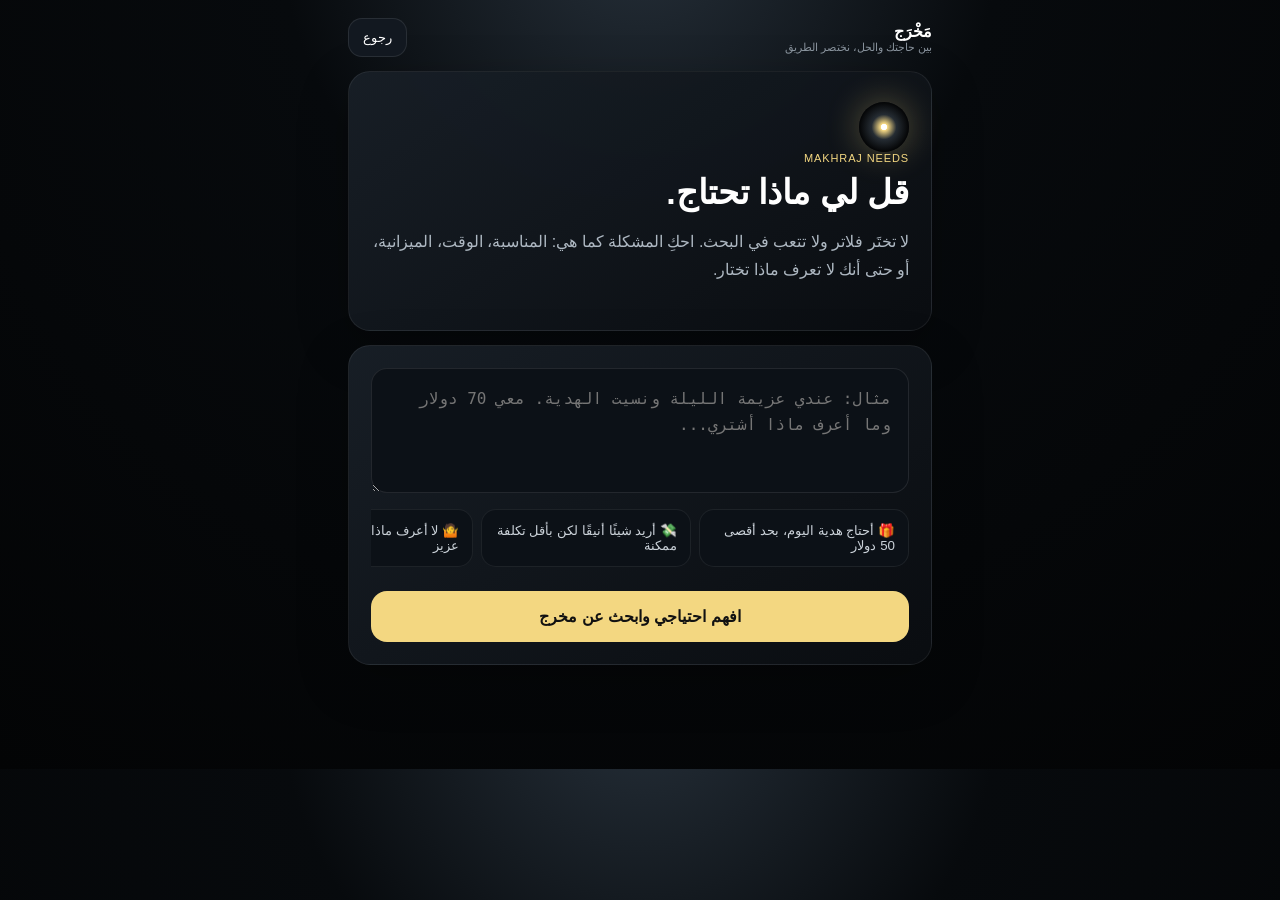
<file: need.html>
<!doctype html><html lang="ar" dir="rtl"><head><meta charset="utf-8"><meta name="viewport" content="width=device-width,initial-scale=1,viewport-fit=cover"><meta name="theme-color" content="#070a0d"><title>احتياجك | مَخْرَج</title><link rel="stylesheet" href="assets/makhraj-theme.css"><style>*{box-sizing:border-box}body{margin:0;background:#070a0d;color:#fff;font-family:-apple-system,BlinkMacSystemFont,"Segoe UI",Tahoma,sans-serif}.app{max-width:620px;margin:auto;padding:18px 18px 90px}.top,.row{display:flex;justify-content:space-between;align-items:center;gap:10px}.back,.soft{border:1px solid #ffffff18;background:#121820;color:#fff;padding:11px 14px;border-radius:14px}.hero,.card{padding:22px;margin:14px 0}.hero{padding:30px 22px}.hero h1{font-size:34px;margin:8px 0}.muted{color:#aeb8c2;line-height:1.75}.field{width:100%;padding:17px;border-radius:16px;border:1px solid #ffffff18;background:#0c1117;color:#fff;font-size:16px}.need{min-height:125px;resize:vertical;line-height:1.6}.go{width:100%;padding:16px;border:0;border-radius:16px;background:#f3d781;color:#111;font-weight:900;font-size:16px;margin-top:12px}.examples{display:flex;gap:8px;overflow:auto;margin:12px 0}.example{min-width:210px;text-align:right;border:1px solid #ffffff12;background:#0c1117;color:#cbd2d9;padding:13px;border-radius:15px}.understood{border:1px solid #f3d78133;background:linear-gradient(145deg,#161a1c,#0d1115)}.eyebrow{font-size:11px;letter-spacing:.08em;color:#f3d781}.facts{display:flex;gap:7px;flex-wrap:wrap;margin-top:12px}.fact{padding:7px 10px;border-radius:999px;background:#ffffff0c;border:1px solid #ffffff12;font-size:12px}.exit{position:relative;overflow:hidden}.exit.primary{border:1px solid #f3d78155}.rank{font-size:11px;color:#f3d781}.exit h2{margin:7px 0}.price{font-size:25px;font-weight:950;color:#f3d781}.checks{margin:13px 0}.check{padding:7px 0;color:#d8dde2}.why{padding:13px;border-radius:14px;background:#090d11;color:#b9c2cb;line-height:1.6}.actions{display:grid;grid-template-columns:1fr 1fr;gap:8px;margin-top:12px}.actions button{padding:13px;border-radius:14px;font-weight:800}.outline{border:1px solid #ffffff18;background:#11171e;color:#fff}.gold{border:0;background:#f3d781;color:#111}.missing{text-align:center;padding:26px}.request{padding:16px;background:#0c1117;border-radius:16px;text-align:right}.tiny{font-size:11px;color:#89939d}.light{width:50px;height:50px;border-radius:50%;background:radial-gradient(circle,#fff 0 8%,#f4d783 10%,#252c33 35%,#050607 69%);box-shadow:0 0 34px #f4d78355}.section{font-size:20px;margin:24px 2px 8px}.hidden{display:none}</style></head><body><main class="app"><div class="top"><div><b>مَخْرَج</b><div class="tiny">بين حاجتك والحل، نختصر الطريق</div></div><button class="back" onclick="location.href='preview.html?v=9'">رجوع</button></div><section class="hero makhraj-card"><div class="light"></div><div class="eyebrow">MAKHRAJ NEEDS</div><h1>قل لي ماذا تحتاج.</h1><p class="muted">لا تختَر فلاتر ولا تتعب في البحث. احكِ المشكلة كما هي: المناسبة، الوقت، الميزانية، أو حتى أنك لا تعرف ماذا تختار.</p></section><section class="card makhraj-card"><textarea id="need" class="field need" placeholder="مثال: عندي عزيمة الليلة ونسيت الهدية. معي 70 دولار وما أعرف ماذا أشتري..."></textarea><div class="examples"><button class="example" onclick="sample(this)">🎁 أحتاج هدية اليوم، بحد أقصى 50 دولار</button><button class="example" onclick="sample(this)">💸 أريد شيئًا أنيقًا لكن بأقل تكلفة ممكنة</button><button class="example" onclick="sample(this)">🤷 لا أعرف ماذا أختار لشخص عزيز</button></div><button class="go" onclick="solve()">افهم احتياجي وابحث عن مخرج</button></section><div id="output"></div></main><script>const catalog=[{n:'حقيبة يومية',p:29,r:4.8,stock:8,e:'👜',gift:7,lux:6,fast:9,cheap:7,keys:['حقيبة','عملي','يومي','أنيق','انيق'],why:'عملية ولا تحتاج معرفة مقاس دقيق.'},{n:'ساعة أنيقة',p:39,r:4.9,stock:4,e:'⌚',gift:9,lux:9,fast:8,cheap:5,keys:['ساعة','أنيق','انيق','فخم','فخمة'],why:'هدية ذات حضور واضح ومناسبة عندما تريد خيارًا أفخم.'},{n:'عطر مميز',p:24,r:4.7,stock:12,e:'✨',gift:10,lux:8,fast:10,cheap:8,keys:['عطر','رائحة','هدية','مناسبة'],why:'سهل كهدية، متوفر جيدًا ويترك مساحة من الميزانية.'},{n:'إكسسوار مختار',p:16,r:4.6,stock:2,e:'◆',gift:6,lux:5,fast:7,cheap:10,keys:['اكسسوار','إكسسوار','رخيص','بسيط'],why:'أقل تكلفة، لكنه أقل قوة كهدية رئيسية.'}];function sample(b){need.value=b.innerText.replace(/^..\s/,'');need.focus()}function intent(t){let budget=null,m=t.match(/(?:\$|دولار|ميزانيتي|معي|حد أقصى|بحد أقصى)[^0-9]{0,12}(\d+)/i)||t.match(/(\d+)\s*(?:دولار|\$)/i);if(m)budget=Number(m[1]);return{budget,gift:/هدية|عزيمة|مناسبة|شخص|زوج|زوجة|صديق|عزيز/.test(t),urgent:/اليوم|الليلة|الآن|سريع|ساعة|ساعتين|عاجل/.test(t),cheap:/أقل|رخيص|اقتصادي|توفير|اوفر|أوفر/.test(t),lux:/فخم|فاخر|أنيق|انيق|مميز/.test(t),uncertain:/لا أعرف|مش عارف|محتار|لا ادري|ما أعرف/.test(t)}}function solve(){let t=need.value.trim();if(!t){need.focus();return}let x=intent(t),possible=catalog.filter(p=>!x.budget||p.p<=x.budget).map(p=>{let s=p.r*4+(x.gift?p.gift:0)+(x.urgent?p.fast:0)+(x.cheap?p.cheap:0)+(x.lux?p.lux:0);p.keys.forEach(k=>{if(t.includes(k))s+=12});return{...p,s}}).sort((a,b)=>b.s-a.s);let facts=[x.gift?'هدية / مناسبة':null,x.urgent?'الوقت مهم':null,x.budget?'حتى $'+x.budget:null,x.cheap?'الأولوية للتوفير':null,x.lux?'تفضّل شيئًا أنيقًا':null,x.uncertain?'تحتاج مساعدة في الاختيار':null].filter(Boolean);let summary=x.gift?'تبحث عن خيار مناسب كهدية': 'تبحث عن شيء يطابق احتياجك';if(x.urgent)summary+=' والوقت مهم بالنسبة لك';if(x.budget)summary+=' ضمن ميزانية لا تتجاوز $'+x.budget;summary+='.';let html=`<section class="card understood"><div class="eyebrow">هذا ما فهمته</div><h2>${summary}</h2><div class="facts">${facts.length?facts.map(f=>`<span class="fact">${f}</span>`).join(''):'<span class="fact">احتياج مفتوح</span>'}</div><button class="soft" style="margin-top:13px" onclick="need.focus();scrollTo({top:120,behavior:'smooth'})">تعديل ما كتبته</button></section>`;if(!possible.length){html+=missing(x,t);render(html,t,x);return}let confidence=possible[0].s;let meaningful=x.gift||x.cheap||x.lux||x.urgent||possible.some(p=>p.keys.some(k=>t.includes(k)));if(!meaningful){html+=`<section class="card missing makhraj-card"><h2>لا أريد أن أخمّن عليك.</h2><p class="muted">كتالوج التجربة الحالي لا يفهم هذه الحاجة بدرجة كافية، لذلك لن أعرض منتجات عشوائية.</p>${requestBox(t)}</section>`;render(html,t,x);return}html+=`<h2 class="section">وجدت لك ${Math.min(3,possible.length)} مخارج</h2>`+possible.slice(0,3).map((p,i)=>exitCard(p,i,x)).join('');if(x.budget&&possible.every(p=>p.p>x.budget*.8))html+=`<section class="card makhraj-card"><div class="eyebrow">ملاحظة ذكية</div><b>خياراتك قريبة من سقف الميزانية.</b><p class="muted">يمكننا مستقبلًا البحث خارج كتالوجنا عن بديل أوفر بدل إجبارك على الموجود.</p></section>`;render(html,t,x)}function exitCard(p,i,x){let labels=['المخرج الأنسب','المخرج الأوفر','بديل آخر'];if(i===1&&x.lux)labels[1]='مخرج بديل';let left=x.budget?Math.max(0,x.budget-p.p):null;return`<section class="card exit ${i===0?'primary':''} makhraj-card"><div class="rank">${labels[i]}</div><div class="row"><h2>${p.e} ${p.n}</h2><div class="price">$${p.p}</div></div><div class="checks"><div class="check">✓ تقييم ${p.r}/5</div>${x.urgent?`<div class="check">✓ ${p.stock>3?'متوفر بما يكفي للتنفيذ السريع':'المخزون محدود — يحتاج تأكيد'}</div>`:''}${left!==null?`<div class="check">✓ يبقى من ميزانيتك $${left}</div>`:''}${x.gift?'<div class="check">✓ تم تقييمه كخيار هدية</div>':''}</div><div class="why"><b>لماذا هذا المخرج؟</b><br>${p.why}</div><div class="actions"><button class="gold" onclick="location.href='preview.html?v=9'">أكمل بهذا المخرج</button><button class="outline" onclick="saveExit('${p.n}')">احفظه</button></div></section>`}function requestBox(t){return`<div class="request"><b>اطلب من مَخْرَج توفير احتياجك</b><p class="muted">بدل نتيجة غير مفيدة، نحفظ الحاجة لتصبح إشارة لما يجب أن نوفره مستقبلًا.</p><button class="go" onclick="requestNeed()">سجّل هذا الاحتياج</button></div>`}function missing(x,t){return`<section class="card missing makhraj-card"><h2>لا يوجد مخرج مناسب ضمن هذه الميزانية.</h2><p class="muted">لن أقترح عليك شيئًا يتجاوز ما حددته. يمكنك تسجيل الحاجة وسنعاملها كطلب توفير.</p>${requestBox(t)}</section>`}function render(html,t,x){output.innerHTML=html;localStorage.setItem('makhraj-last-need',JSON.stringify({text:t,intent:x,at:Date.now()}));output.scrollIntoView({behavior:'smooth'})}function requestNeed(){let a=JSON.parse(localStorage.getItem('makhraj-need-requests')||'[]');a.unshift({text:need.value.trim(),at:Date.now(),status:'requested'});localStorage.setItem('makhraj-need-requests',JSON.stringify(a));alert('تم تسجيل احتياجك في هذه النسخة التجريبية.')}function saveExit(n){let a=JSON.parse(localStorage.getItem('makhraj-saved-exits')||'[]');if(!a.includes(n))a.unshift(n);localStorage.setItem('makhraj-saved-exits',JSON.stringify(a));alert('تم حفظ المخرج.')}</script></body></html>
</file>
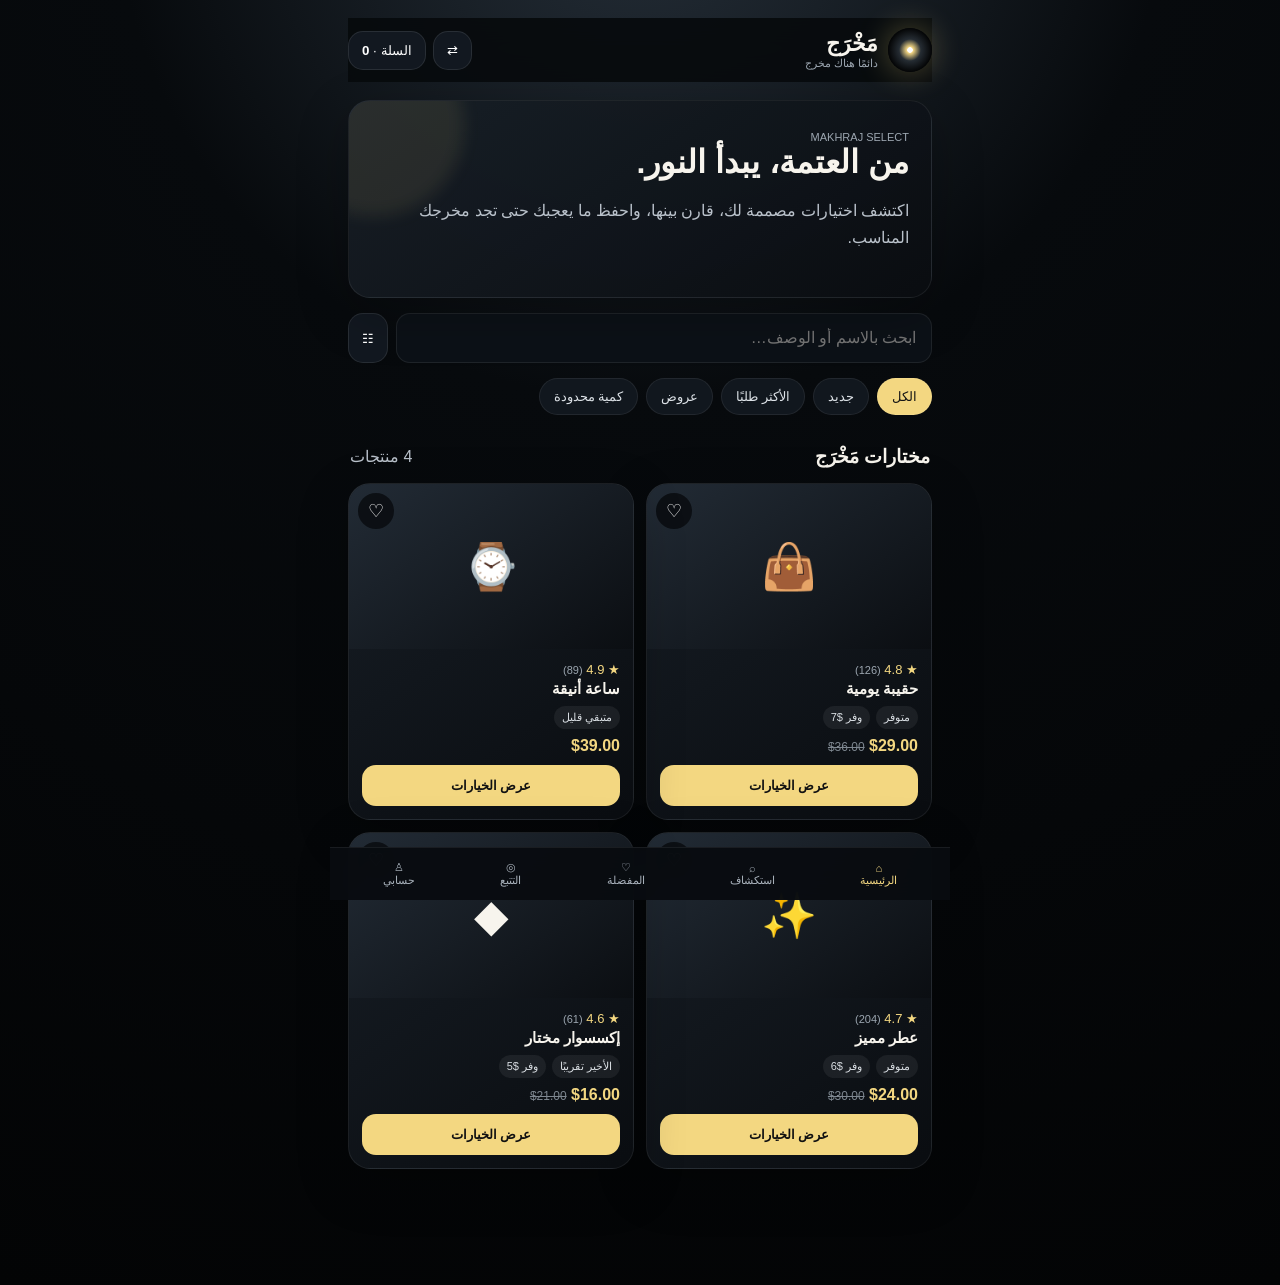
<file: preview.html>
<!doctype html><html lang="ar" dir="rtl"><head><meta charset="utf-8"><meta name="viewport" content="width=device-width,initial-scale=1,viewport-fit=cover"><title>مَخْرَج | MAKHRAJ</title><meta name="theme-color" content="#070a0d"><link rel="manifest" href="manifest.webmanifest"><link rel="stylesheet" href="assets/makhraj-theme.css"><style>*{box-sizing:border-box}body{margin:0;font-family:-apple-system,BlinkMacSystemFont,"Segoe UI",Tahoma,sans-serif}.app{max-width:620px;margin:auto;padding:18px 18px 116px}.top{position:sticky;top:0;z-index:6;padding:10px 0;background:#070a0de8;backdrop-filter:blur(16px)}.flex,.brand,.logo,.section,.qty,.line,.badges{display:flex;align-items:center}.brand,.section,.line{justify-content:space-between}.logo{gap:10px}.light{width:44px;height:44px;border-radius:50%;background:radial-gradient(circle,#fff 0 8%,#f4d783 10%,#252c33 35%,#050607 69%);box-shadow:0 0 32px #f4d78355}.name{font-size:22px;font-weight:900}.sub,.tiny{font-size:11px;color:#9ca6b0}.cart,.iconbtn{border:1px solid #ffffff18;background:#121820;color:#fff;padding:11px 13px;border-radius:15px}.hero{margin-top:18px;padding:30px 22px;position:relative;overflow:hidden}.hero:after{content:'';position:absolute;width:180px;height:180px;border-radius:50%;background:#f3d78116;left:-65px;top:-65px;filter:blur(8px)}.hero h1{font-size:32px;margin:0 0 8px}.muted,.hero p{color:#bac2cb;line-height:1.7}.search{display:flex;gap:8px;margin:15px 0}.search input,.field{width:100%;padding:15px;background:#0c1117;border:1px solid #ffffff14;color:white;font-size:16px;border-radius:14px}.chips,.choices,.rail{display:flex;gap:8px;overflow:auto;padding-bottom:3px}.chip,.choice{white-space:nowrap;padding:10px 14px;border:1px solid #ffffff12;background:#11171e;color:#dce1e6;border-radius:999px}.chip.active,.choice.active{background:#f3d781;color:#151515}.section{margin:25px 2px 12px}.section h2{margin:0;font-size:19px}.grid{display:grid;grid-template-columns:repeat(2,1fr);gap:12px}.product{overflow:hidden;position:relative}.photo{height:165px;background:linear-gradient(145deg,#222b35,#0b0e12);display:grid;place-items:center;font-size:45px}.info{padding:13px}.info h3{margin:3px 0 5px;font-size:15px}.price{font-weight:900;color:#f3d781}.old{text-decoration:line-through;color:#7e8790;font-size:12px}.add,.checkout{width:100%;margin-top:10px;padding:13px;border:0;background:#f3d781;color:#111;font-weight:900;border-radius:14px}.secondary{width:100%;margin-top:9px;padding:12px;border:1px solid #ffffff18;background:#171e26;color:#fff;font-weight:800;border-radius:14px}.heart{position:absolute;top:9px;left:9px;width:36px;height:36px;border:0;border-radius:50%;background:#080b0ed0;color:#fff;font-size:18px}.badge{font-size:11px;padding:5px 8px;border-radius:999px;background:#ffffff10;color:#d9dee3}.badges{gap:6px;flex-wrap:wrap;margin:8px 0}.rating{color:#f3d781;font-size:13px}.nav{position:fixed;bottom:0;left:50%;transform:translateX(-50%);width:min(620px,100%);padding:12px 10px calc(12px + env(safe-area-inset-bottom));background:#090c10f2;backdrop-filter:blur(18px);border-top:1px solid #ffffff12;display:flex;justify-content:space-around}.nav button{background:none;border:0;color:#aab3bd;font-size:11px}.nav .on{color:#f3d781}.sheet{display:none;position:fixed;inset:0;z-index:20;background:#000b;align-items:flex-end}.sheet.open{display:flex}.panel{width:min(620px,100%);margin:auto;background:#11171e;border-radius:28px 28px 0 0;padding:20px;max-height:90vh;overflow:auto}.row{display:flex;justify-content:space-between;align-items:center;gap:12px;padding:13px 0;border-bottom:1px solid #ffffff12}.close,.mini{background:#242c35;border:0;color:#fff;padding:9px 12px;border-radius:12px}.empty{text-align:center;color:#9da7b1;padding:35px 5px}.qty{gap:8px}.qty button{width:34px;height:34px;border:0;border-radius:10px;background:#242c35;color:#fff}.label{margin:18px 0 8px;font-weight:800}.divider{height:1px;background:#ffffff12;margin:18px 0}.productHero{height:270px;border-radius:22px}.toast{position:fixed;left:50%;bottom:92px;transform:translateX(-50%) translateY(20px);opacity:0;z-index:40;background:#171e26;color:#fff;border:1px solid #ffffff18;padding:12px 16px;border-radius:14px;transition:.2s}.toast.show{opacity:1;transform:translateX(-50%) translateY(0)}.step{position:relative;padding:0 30px 22px 0;color:#8e98a3}.step:before{content:'';position:absolute;right:5px;top:4px;width:12px;height:12px;border-radius:50%;background:#38424d}.step:after{content:'';position:absolute;right:10px;top:18px;width:2px;height:26px;background:#38424d}.step:last-child:after{display:none}.step.done{color:#fff}.step.done:before{background:#f3d781;box-shadow:0 0 16px #f3d78166}.miniCard{min-width:145px;padding:13px}.miniPhoto{height:85px;display:grid;place-items:center;font-size:32px;background:#0c1117;border-radius:15px}.compare{display:grid;grid-template-columns:repeat(2,1fr);gap:10px}.compare>div{padding:14px}.meter{height:6px;background:#242c35;border-radius:9px;overflow:hidden}.meter i{display:block;height:100%;background:#f3d781}.perk{padding:13px;margin:8px 0;border:1px solid #ffffff10;border-radius:16px;background:#0c1117}.success{text-align:center;padding:22px 6px}.success .light{width:84px;height:84px;margin:10px auto 20px}.orderNo{font-size:24px;color:#f3d781;font-weight:900}@media(max-width:360px){.grid{grid-template-columns:1fr}}</style></head><body><main class="app"><div class="top"><div class="brand"><div class="logo"><div class="light"></div><div><div class="name">مَخْرَج</div><div class="sub">دائمًا هناك مخرج</div></div></div><div class="flex" style="gap:7px"><button class="iconbtn" onclick="compareView()">⇄</button><button class="cart" onclick="openCart()">السلة · <b id="count">0</b></button></div></div></div><section class="hero makhraj-card"><div class="tiny">MAKHRAJ SELECT</div><h1>من العتمة، يبدأ النور.</h1><p>اكتشف اختيارات مصممة لك، قارن بينها، واحفظ ما يعجبك حتى تجد مخرجك المناسب.</p></section><div class="search"><input id="q" placeholder="ابحث بالاسم أو الوصف…"><button class="iconbtn" onclick="sortView()">☷</button></div><div class="chips"><button class="chip active" onclick="filterCat('all',this)">الكل</button><button class="chip" onclick="filterCat('new',this)">جديد</button><button class="chip" onclick="filterCat('popular',this)">الأكثر طلبًا</button><button class="chip" onclick="filterCat('sale',this)">عروض</button><button class="chip" onclick="filterCat('low',this)">كمية محدودة</button></div><div id="recentWrap"></div><div class="section"><h2 id="sectionTitle">مختارات مَخْرَج</h2><span class="muted" id="resultCount"></span></div><div class="grid" id="products"></div></main><nav class="nav"><button class="on" onclick="resetHome()">⌂<br>الرئيسية</button><button onclick="q.focus();scrollTo(0,q.offsetTop-70)">⌕<br>استكشاف</button><button onclick="showFavs()">♡<br>المفضلة</button><button onclick="trackingCenter()">◎<br>التتبع</button><button onclick="accountView()">♙<br>حسابي</button></nav><div class="sheet" id="sheet" onclick="if(event.target===this)closeSheet()"><div class="panel" id="panel"></div></div><div class="toast" id="toast"></div><script>const demo=[{n:'حقيبة يومية',p:29,old:36,e:'👜',d:'حقيبة عملية بتصميم أنيق ومساحة مناسبة للاستخدام اليومي.',cat:['new','popular'],stock:8,r:4.8,reviews:126,colors:['أسود','بني','رملي'],sizes:['صغير','متوسط','كبير'],features:['جيب داخلي','خامة مقاومة للماء','حزام قابل للتعديل']},{n:'ساعة أنيقة',p:39,old:0,e:'⌚',d:'تصميم بسيط بلمسة فاخرة، مناسبة للعمل والمناسبات.',cat:['popular'],stock:4,r:4.9,reviews:89,colors:['أسود','فضي','ذهبي'],sizes:['مقاس موحد'],features:['تصميم خفيف','مقاومة للرذاذ','ضمان تجريبي']},{n:'عطر مميز',p:24,old:30,e:'✨',d:'رائحة هادئة وحضور واضح، متوفرة بأكثر من حجم.',cat:['new','sale'],stock:12,r:4.7,reviews:204,colors:['أصلي'],sizes:['50ml','100ml'],features:['ثبات جيد','تغليف أنيق','مناسب كهدية']},{n:'إكسسوار مختار',p:16,old:21,e:'◆',d:'قطعة مختارة لإكمال التفاصيل الصغيرة بأسلوب بسيط.',cat:['sale'],stock:2,r:4.6,reviews:61,colors:['أسود','ذهبي'],sizes:['مقاس موحد'],features:['خفيف','تصميم بسيط','تغليف هدية']}];let cart=J('makhraj-cart-v5',[]),favs=J('makhraj-favs',[]),orders=J('makhraj-orders',[]),recent=J('makhraj-recent',[]),compare=J('makhraj-compare',[]),profile=J('makhraj-profile',{}),currentCat='all',sort='featured';const count=document.getElementById('count'),products=document.getElementById('products'),q=document.getElementById('q'),sheet=document.getElementById('sheet'),panel=document.getElementById('panel'),toast=document.getElementById('toast');function J(k,d){try{return JSON.parse(localStorage.getItem(k)||JSON.stringify(d))}catch{return d}}function save(){localStorage.setItem('makhraj-cart-v5',JSON.stringify(cart));localStorage.setItem('makhraj-favs',JSON.stringify(favs));localStorage.setItem('makhraj-orders',JSON.stringify(orders));localStorage.setItem('makhraj-recent',JSON.stringify(recent));localStorage.setItem('makhraj-compare',JSON.stringify(compare));localStorage.setItem('makhraj-profile',JSON.stringify(profile));count.textContent=cart.reduce((s,x)=>s+x.q,0)}function notice(t){toast.textContent=t;toast.classList.add('show');setTimeout(()=>toast.classList.remove('show'),1600);if(navigator.vibrate)navigator.vibrate(20)}function visible(){let term=q.value.trim(),a=demo.filter(p=>(currentCat==='all'||(currentCat==='low'?p.stock<=4:p.cat.includes(currentCat)))&&(p.n.includes(term)||p.d.includes(term)));if(sort==='lowprice')a.sort((a,b)=>a.p-b.p);if(sort==='highprice')a.sort((a,b)=>b.p-a.p);if(sort==='rating')a.sort((a,b)=>b.r-a.r);return a}function draw(a=visible()){document.getElementById('resultCount').textContent=a.length+' منتجات';products.innerHTML=a.map(p=>{let i=demo.indexOf(p);return `<article class="product makhraj-card"><button class="heart" onclick="event.stopPropagation();fav(${i})">${favs.includes(i)?'♥':'♡'}</button><div onclick="detail(${i})"><div class="photo">${p.e}</div><div class="info"><div class="rating">★ ${p.r} <span class="tiny">(${p.reviews})</span></div><h3>${p.n}</h3><div class="badges"><span class="badge">${p.stock<=3?'الأخير تقريبًا':p.stock<=5?'متبقي قليل':'متوفر'}</span>${p.old?'<span class="badge">وفر $'+(p.old-p.p)+'</span>':''}</div><span class="price">$${p.p.toFixed(2)}</span> ${p.old?`<span class="old">$${p.old.toFixed(2)}</span>`:''}<button class="add" onclick="event.stopPropagation();detail(${i})">عرض الخيارات</button></div></div></article>`}).join('')||'<div class="empty" style="grid-column:1/-1">لا توجد نتائج. جرّب عبارة أو تصنيفًا آخر.</div>';renderRecent()}function renderRecent(){let w=document.getElementById('recentWrap');if(!recent.length){w.innerHTML='';return}w.innerHTML=`<div class="section"><h2>شاهدتها مؤخرًا</h2><span class="tiny" onclick="recent=[];save();renderRecent()">مسح</span></div><div class="rail">${recent.slice(0,4).map(i=>`<div class="miniCard makhraj-card" onclick="detail(${i})"><div class="miniPhoto">${demo[i].e}</div><b>${demo[i].n}</b><div class="price">$${demo[i].p}</div></div>`).join('')}</div>`}function filterCat(c,b){currentCat=c;document.querySelectorAll('.chip').forEach(x=>x.classList.remove('active'));b.classList.add('active');draw()}function fav(i){favs=favs.includes(i)?favs.filter(x=>x!==i):[...favs,i];save();draw();notice(favs.includes(i)?'حُفظ في المفضلة':'أزيل من المفضلة')}function toggleCompare(i){compare=compare.includes(i)?compare.filter(x=>x!==i):compare.length<2?[...compare,i]:[compare[1],i];save();notice(compare.includes(i)?'أضيف للمقارنة':'أزيل من المقارنة')}function detail(i){let p=demo[i];recent=[i,...recent.filter(x=>x!==i)].slice(0,8);save();window.pick={i,color:p.colors[0],size:p.sizes[0],q:1};panel.innerHTML=`<button class="close" onclick="closeSheet()">✕</button><div class="photo productHero">${p.e}</div><div class="line"><div><h2 style="margin-bottom:4px">${p.n}</h2><div class="rating">★ ${p.r} · ${p.reviews} مراجعة</div></div><div><span class="price" style="font-size:24px">$${p.p.toFixed(2)}</span>${p.old?`<br><span class="old">$${p.old.toFixed(2)}</span>`:''}</div></div><p class="muted">${p.d}</p><div class="badges"><span class="badge">${p.stock} في المخزون</span><span class="badge">استبدال سهل</span><span class="badge">دفع آمن لاحقًا</span></div><div class="label">لماذا قد يعجبك؟</div>${p.features.map(x=>`<div class="perk">✓ ${x}</div>`).join('')}<div class="label">اللون</div><div class="choices">${p.colors.map((x,k)=>`<button class="choice ${k?'':'active'}" onclick="sel(this,'color','${x}')">${x}</button>`).join('')}</div><div class="label">المقاس / الخيار</div><div class="choices">${p.sizes.map((x,k)=>`<button class="choice ${k?'':'active'}" onclick="sel(this,'size','${x}')">${x}</button>`).join('')}</div><div class="label">الكمية</div><div class="qty"><button onclick="pq(-1)">−</button><b id="pq">1</b><button onclick="pq(1)">+</button></div><div class="divider"></div><div class="line"><span class="tiny">شحن مجاني للطلبات فوق $75</span><span class="tiny">المخزون يتحدث عند الطلب الحقيقي</span></div><button class="checkout" onclick="addConfigured()">أضف بخياراتي</button><button class="secondary" onclick="toggleCompare(${i});detail(${i})">${compare.includes(i)?'✓ ضمن المقارنة':'⇄ أضف للمقارنة'}</button><button class="secondary" onclick="shareProduct(${i})">↗ مشاركة المنتج</button>`;sheet.classList.add('open')}function sel(el,k,v){el.parentElement.querySelectorAll('.choice').forEach(x=>x.classList.remove('active'));el.classList.add('active');pick[k]=v}function pq(d){pick.q=Math.max(1,Math.min(demo[pick.i].stock,pick.q+d));document.getElementById('pq').textContent=pick.q}function addConfigured(){let x=cart.find(x=>x.i===pick.i&&x.color===pick.color&&x.size===pick.size);x?x.q+=pick.q:cart.push({...pick});save();notice('أضيف بخياراتك');openCart()}function shareProduct(i){let t=`${demo[i].n} — $${demo[i].p} | مَخْرَج`;navigator.share?navigator.share({title:'مَخْرَج',text:t,url:location.href}):notice('المشاركة متاحة من التطبيق المدعوم')}function compareView(){if(!compare.length){notice('أضف منتجين للمقارنة من صفحة المنتج');return}panel.innerHTML=`<button class="close" onclick="closeSheet()">✕</button><h2>المقارنة</h2><p class="muted">ضع خيارين جنبًا إلى جنب قبل أن تقرر.</p><div class="compare">${compare.map(i=>{let p=demo[i];return `<div class="makhraj-card"><div class="miniPhoto">${p.e}</div><h3>${p.n}</h3><div class="price">$${p.p}</div><p class="rating">★ ${p.r}</p><p class="tiny">المخزون ${p.stock}</p><div class="meter"><i style="width:${p.r/5*100}%"></i></div><button class="secondary" onclick="detail(${i})">التفاصيل</button></div>`}).join('')}</div>`;sheet.classList.add('open')}function change(k,d){cart[k].q+=d;if(cart[k].q<1)cart.splice(k,1);save();openCart()}function subtotal(){return cart.reduce((s,x)=>s+demo[x.i].p*x.q,0)}function shipping(){return subtotal()>=75?0:6}function openCart(){let sub=subtotal(),ship=shipping();panel.innerHTML=`<button class="close" onclick="closeSheet()">✕</button><h2>سلة مَخْرَج</h2>${cart.length?cart.map((x,k)=>`<div class="row"><span>${demo[x.i].e} <b>${demo[x.i].n}</b><br><small class="muted">${x.color} · ${x.size}</small><br><b class="price">$${(demo[x.i].p*x.q).toFixed(2)}</b></span><span class="qty"><button onclick="change(${k},-1)">−</button><b>${x.q}</b><button onclick="change(${k},1)">+</button></span></div>`).join('')+`<div class="perk"><b>${sub>=75?'✓ حصلت على الشحن المجاني':'أضف $'+(75-sub).toFixed(2)+' للشحن المجاني'}</b><div class="meter" style="margin-top:9px"><i style="width:${Math.min(100,sub/75*100)}%"></i></div></div><div class="row"><span>المنتجات</span><b>$${sub.toFixed(2)}</b></div><div class="row"><span>الشحن</span><b>${ship?'$'+ship.toFixed(2):'مجاني'}</b></div><div class="row"><b>الإجمالي</b><b class="price">$${(sub+ship).toFixed(2)}</b></div><button class="checkout" onclick="checkout()">متابعة آمنة للطلب</button>`:'<div class="empty">سلتك فارغة<br><small>المنتجات التي تختارها ستظهر هنا مع كل خياراتها.</small></div>'}`;sheet.classList.add('open')}function checkout(){panel.innerHTML=`<button class="close" onclick="openCart()">←</button><h2>بيانات التوصيل</h2><input class="field" id="cn" placeholder="الاسم الكامل" value="${profile.n||''}"><input class="field" id="cp" inputmode="tel" placeholder="رقم الهاتف" value="${profile.p||''}"><input class="field" id="ca" placeholder="العنوان" value="${profile.a||''}"><input class="field" id="cc" placeholder="المدينة" value="${profile.c||''}"><textarea class="field" id="note" placeholder="تعليمات للسائق / ملاحظات"></textarea><div class="label">طريقة الاستلام</div><div class="choices"><button class="choice active">توصيل</button><button class="choice">استلام لاحقًا</button></div><button class="checkout" onclick="reviewOrder()">مراجعة كل التفاصيل</button>`}function reviewOrder(){let n=cn.value.trim(),p=cp.value.trim(),a=ca.value.trim(),c=cc.value.trim();if(!n||!p||!a||!c){notice('أكمل بيانات التوصيل');return}profile={n,p,a,c};save();window.pending={...profile,note:note.value};panel.innerHTML=`<button class="close" onclick="checkout()">←</button><h2>المراجعة النهائية</h2><div class="perk"><b>${n}</b><br><span class="muted">${p}<br>${a}، ${c}</span></div>${cart.map(x=>`<div class="row"><span>${demo[x.i].n} × ${x.q}<br><small class="muted">${x.color} · ${x.size}</small></span><b>$${(demo[x.i].p*x.q).toFixed(2)}</b></div>`).join('')}<div class="row"><b>الإجمالي</b><b class="price">$${(subtotal()+shipping()).toFixed(2)}</b></div><p class="tiny">هذه نسخة تجربة. لن يتم تحصيل أموال أو إرسال طلب حقيقي.</p><button class="checkout" onclick="placeOrder()">تأكيد الطلب التجريبي</button>`}function placeOrder(){let no='MK-'+String(Date.now()).slice(-6),o={no,phone:pending.p,customer:pending,items:[...cart],total:subtotal()+shipping(),status:1,date:new Date().toISOString()};orders.unshift(o);cart=[];save();panel.innerHTML=`<div class="success"><div class="light"></div><div class="tiny">وصل طلبك إلى النور</div><h2>تم استلام الطلب</h2><div class="orderNo">${no}</div><p class="muted">يمكنك تتبعه من مركز التتبع في أي وقت.</p><button class="checkout" onclick="track('${no}')">تتبع الآن</button></div>`}function trackingCenter(){panel.innerHTML=`<button class="close" onclick="closeSheet()">✕</button><h2>مركز تتبع الطلب</h2><p class="muted">أدخل رقم الطلب والهاتف، أو اختر طلبًا محفوظًا على هذا الجهاز.</p><input class="field" id="tn" placeholder="MK-000000"><input class="field" id="tp" inputmode="tel" placeholder="رقم الهاتف"><button class="checkout" onclick="lookupTrack()">عرض حالة الطلب</button>${orders.length?'<div class="label">طلبات هذا الجهاز</div>'+orders.map(o=>`<div class="row" onclick="track('${o.no}')"><span><b>${o.no}</b><br><small class="muted">${new Date(o.date).toLocaleDateString('ar')}</small></span><span class="price">$${o.total.toFixed(2)}</span></div>`).join(''):''}`;sheet.classList.add('open')}function lookupTrack(){let o=orders.find(x=>x.no.toUpperCase()===tn.value.trim().toUpperCase()&&x.phone===tp.value.trim());o?track(o.no):notice('لم نجد طلبًا مطابقًا على هذا الجهاز')}function track(no){let o=orders.find(x=>x.no===no),steps=['تم إرسال الطلب','تم التأكيد','قيد التجهيز','جاهز للشحن','في الطريق','تم التسليم'];panel.innerHTML=`<button class="close" onclick="trackingCenter()">←</button><h2>${o.no}</h2><div class="perk"><b>الحالة الحالية: ${steps[o.status]}</b><br><span class="tiny">آخر تحديث تجريبي الآن</span></div><div>${steps.map((s,i)=>`<div class="step ${i<=o.status?'done':''}"><b>${s}</b>${i===o.status?'<br><span class="tiny">أنت هنا الآن</span>':''}</div>`).join('')}</div><div class="row"><span>الإجمالي</span><b class="price">$${o.total.toFixed(2)}</b></div>`}function showFavs(){document.getElementById('sectionTitle').textContent='المفضلة';draw(favs.map(i=>demo[i]));scrollTo({top:300,behavior:'smooth'})}function accountView(){panel.innerHTML=`<button class="close" onclick="closeSheet()">✕</button><h2>حسابي</h2><div class="perk"><b>${profile.n||'ضيف مَخْرَج'}</b><br><span class="muted">${profile.p||'أكمل أول طلب لحفظ بياناتك على الجهاز'}</span></div><button class="secondary" onclick="trackingCenter()">طلباتي وتتبعها</button><button class="secondary" onclick="showFavs();closeSheet()">المفضلة</button><button class="secondary" onclick="compareView()">المقارنة</button><p class="tiny">لاحقًا: تسجيل دخول، عناوين متعددة، إشعارات، نقاط، مرتجعات ودعم.</p>`;sheet.classList.add('open')}function sortView(){panel.innerHTML=`<button class="close" onclick="closeSheet()">✕</button><h2>ترتيب النتائج</h2>${[['featured','مختارات مَخْرَج'],['lowprice','السعر: الأقل أولًا'],['highprice','السعر: الأعلى أولًا'],['rating','الأعلى تقييمًا']].map(x=>`<button class="secondary" onclick="sort='${x[0]}';draw();closeSheet()">${x[1]}</button>`).join('')}`;sheet.classList.add('open')}function resetHome(){currentCat='all';q.value='';document.getElementById('sectionTitle').textContent='مختارات مَخْرَج';draw();scrollTo({top:0,behavior:'smooth'})}function closeSheet(){sheet.classList.remove('open')}q.oninput=draw;save();draw();if('serviceWorker'in navigator)navigator.serviceWorker.register('./sw.js');</script></body></html>
</file>
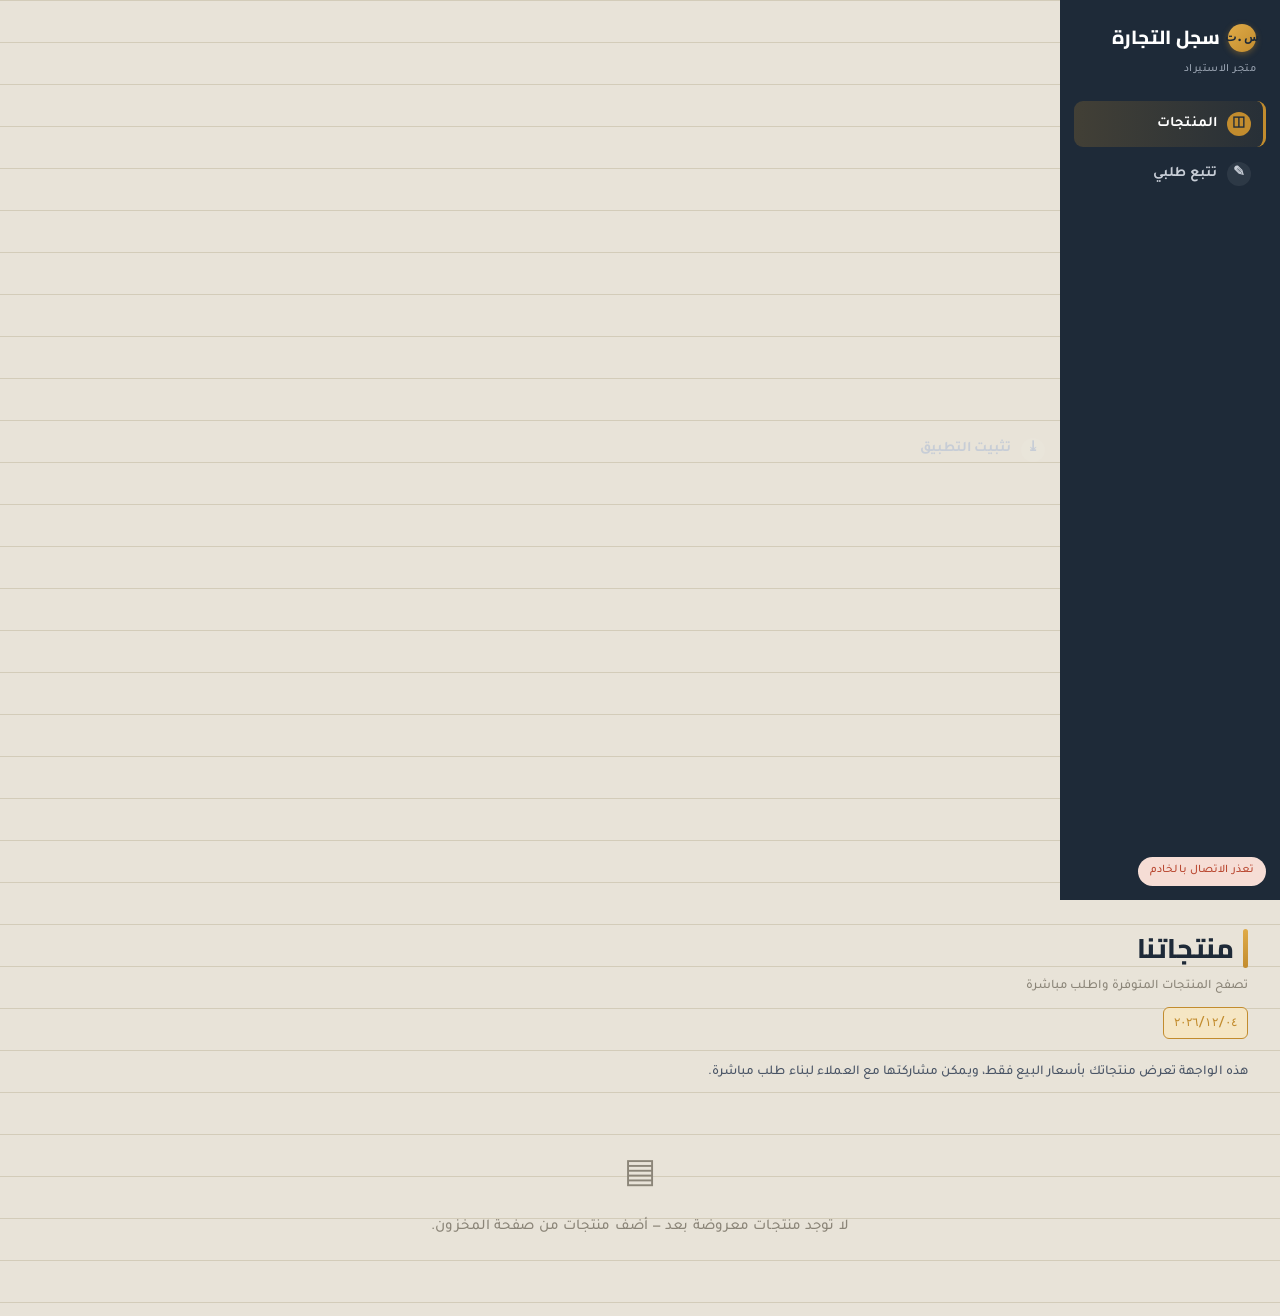
<file: store.html>
<!DOCTYPE html>
<html lang="ar" dir="rtl">
<head>
<meta charset="UTF-8">
<meta name="viewport" content="width=device-width, initial-scale=1.0, maximum-scale=1.0, viewport-fit=cover">
<title>سجل التجارة</title>
<meta name="theme-color" content="#1e2a38">
<meta name="mobile-web-app-capable" content="yes">
<meta name="apple-mobile-web-app-capable" content="yes">
<meta name="apple-mobile-web-app-status-bar-style" content="black-translucent">
<meta name="apple-mobile-web-app-title" content="سجل التجارة">
<link rel="apple-touch-icon" href="[data-uri]">
<link rel="icon" href="[data-uri]">
<link rel="preconnect" href="https://fonts.googleapis.com">
<link href="https://fonts.googleapis.com/css2?family=Cairo:wght@600;700;800;900&family=Tajawal:wght@400;500;700;800&family=JetBrains+Mono:wght@400;500;700&display=swap" rel="stylesheet">
<style>
  :root{
    --bg:#e8e3d8;
    --surface:#fdfcf8;
    --ink:#1e2a38;
    --ink-soft:#4a5566;
    --muted:#8b8578;
    --line:#d3ccb9;
    --brass:#c28c2e;
    --brass-2:#e0ab48;
    --brass-soft:#f5e6c4;
    --brick:#b8452e;
    --brick-2:#d35f3f;
    --brick-soft:#f6ddd5;
    --green:#2f8a52;
    --green-2:#42a868;
    --green-soft:#dcf0e2;
    --sea:#1f6f93;
    --sea-2:#3689ad;
    --sea-soft:#dbeef4;
    --radius:10px;
    --shadow:0 2px 8px rgba(30,42,56,0.08);
  }
  *{box-sizing:border-box;}
  body{
    margin:0;
    background:var(--bg);
    background-image:
      linear-gradient(var(--line) 1px, transparent 1px);
    background-size: 100% 42px;
    color:var(--ink);
    font-family:'Tajawal', sans-serif;
    font-weight:500;
    font-size:15px;
    line-height:1.65;
    letter-spacing:.1px;
    min-height:100vh;
  }
  .app{display:flex; min-height:100vh;}

  /* Sidebar */
  .sidebar{
    width:220px; flex-shrink:0;
    background:var(--ink);
    color:#e8e3d8;
    padding:22px 14px;
    display:flex; flex-direction:column; gap:4px;
  }
  .brand{
    font-family:'Cairo',sans-serif; font-weight:800; font-size:19px;
    color:#fff; margin-bottom:4px; padding:0 10px;
    display:flex; align-items:center; gap:8px;
  }
  .brand .seal{
    width:28px;height:28px;border-radius:50%;
    background:linear-gradient(135deg, var(--brass-2), var(--brass));
    display:flex;align-items:center;justify-content:center;
    font-size:12px; color:#1e2a38; font-family:'JetBrains Mono',monospace; font-weight:800;
    box-shadow:0 2px 6px rgba(194,140,46,0.4);
  }
  .brand-sub{font-size:11px; color:#9aa4b2; padding:0 10px 18px; letter-spacing:.5px;}
  .nav-item{
    display:flex; align-items:center; gap:10px;
    padding:11px 12px; border-radius:9px; cursor:pointer;
    font-size:14.5px; font-weight:600; color:#c7cdd6;
    transition:.18s;
    border-right:3px solid transparent;
  }
  .nav-item:hover{background:rgba(255,255,255,0.07); color:#fff;}
  .nav-item.active{
    background:linear-gradient(90deg, rgba(194,140,46,0.22), rgba(194,140,46,0.06));
    color:#fff; border-right-color:var(--brass);
  }
  .nav-icon{
    width:24px; height:24px; text-align:center; font-size:14px;
    display:flex; align-items:center; justify-content:center;
    border-radius:50%; background:rgba(255,255,255,0.07); flex-shrink:0;
    transition:.18s;
  }
  .nav-item.active .nav-icon{background:var(--brass); color:#1e2a38;}
  .nav-item:hover .nav-icon{background:rgba(255,255,255,0.14);}

  /* Main */
  .main{flex:1; padding:26px 32px; max-width:100%; overflow-x:hidden;}
  .topbar{display:flex; justify-content:space-between; align-items:flex-end; margin-bottom:22px; flex-wrap:wrap; gap:10px;}
  .page-title{
    font-family:'Cairo',sans-serif; font-weight:800; font-size:27px; margin:0;
    position:relative; display:inline-block; padding-right:14px;
  }
  .page-title::before{
    content:''; position:absolute; right:0; top:3px; bottom:3px; width:5px; border-radius:3px;
    background:linear-gradient(180deg, var(--brass-2), var(--brass));
  }
  .page-sub{color:var(--muted); font-size:13px; margin-top:5px; font-weight:500;}
  .date-stamp{
    font-family:'JetBrains Mono',monospace; font-size:12px; color:var(--brass);
    border:1.5px solid var(--brass); border-radius:6px; padding:5px 10px;
    background:var(--brass-soft); white-space:nowrap;
  }

  /* Cards */
  .stat-grid{display:grid; grid-template-columns:repeat(auto-fit,minmax(160px,1fr)); gap:14px; margin-bottom:26px;}
  .stat-card{
    background:var(--surface); border:1px solid var(--line); border-radius:var(--radius);
    padding:16px 18px; box-shadow:var(--shadow);
    position:relative; overflow:hidden;
    transition:transform .15s ease, box-shadow .15s ease;
    animation:cardIn .4s cubic-bezier(.2,.9,.3,1.2) both;
  }
  .stat-card::before{content:''; position:absolute; top:0; right:0; left:0; height:4px; background:var(--brass);}
  .stat-card:has(.stat-value.ok)::before{background:var(--green);}
  .stat-card:has(.stat-value.warn)::before{background:var(--brick);}
  .stat-card:active{transform:scale(.96); box-shadow:0 1px 4px rgba(30,42,56,0.1);}
  .stat-grid .stat-card:nth-child(1){animation-delay:.02s}
  .stat-grid .stat-card:nth-child(2){animation-delay:.06s}
  .stat-grid .stat-card:nth-child(3){animation-delay:.10s}
  .stat-grid .stat-card:nth-child(4){animation-delay:.14s}
  .stat-grid .stat-card:nth-child(5){animation-delay:.18s}
  .stat-grid .stat-card:nth-child(6){animation-delay:.22s}
  @keyframes cardIn{from{opacity:0; transform:translateY(10px) scale(.98);} to{opacity:1; transform:translateY(0) scale(1);}}
  .stat-label{font-size:12px; color:var(--muted); margin-bottom:6px;}
  .stat-value{font-family:'JetBrains Mono',monospace; font-size:24px; font-weight:700; color:var(--ink); animation:valuePop .35s ease both .08s;}
  .stat-value.warn{color:var(--brick);}
  .stat-value.ok{color:var(--green);}
  @keyframes valuePop{from{opacity:0; transform:scale(.85);} to{opacity:1; transform:scale(1);}}

  .panel{
    background:var(--surface); border:1px solid var(--line); border-radius:var(--radius);
    box-shadow:var(--shadow); overflow:hidden; margin-bottom:20px;
    animation:cardIn .35s ease both;
  }
  .panel-head{
    display:flex; justify-content:space-between; align-items:center;
    padding:16px 18px; border-bottom:1px solid var(--line);
  }
  .panel-title{font-family:'Cairo',sans-serif; font-weight:700; font-size:16px;}

  .btn{
    font-family:'Tajawal',sans-serif; font-weight:700; font-size:13.5px;
    border:none; border-radius:8px; padding:9px 16px; cursor:pointer;
    background:var(--ink); color:#fff; transition:.15s;
  }
  .btn:hover{opacity:.88;}
  .btn:active{transform:scale(.95);}
  .btn.brass{background:linear-gradient(135deg, var(--brass-2), var(--brass)); box-shadow:0 3px 10px rgba(194,140,46,0.32);}
  .btn.ghost{background:transparent; color:var(--ink); border:1.5px solid var(--line);}
  .btn.danger{background:linear-gradient(135deg, var(--brick-2), var(--brick)); box-shadow:0 3px 10px rgba(184,69,46,0.28);}
  .btn.small{padding:5px 10px; font-size:12px; border-radius:6px;}

  table{width:100%; border-collapse:collapse; font-size:14px;}
  th{
    text-align:right; padding:10px 14px; background:#f2efe6; color:var(--ink-soft);
    font-weight:800; font-size:12px; border-bottom:1px solid var(--line);
  }
  td{padding:12px 14px; border-bottom:1px solid #ece7d9; font-weight:500;}
  tr:last-child td{border-bottom:none;}
  tr:hover td{background:#faf8f2;}
  .mono{font-family:'JetBrains Mono',monospace;}
  .empty-row td{text-align:center; padding:34px; color:var(--muted);}

  .stamp{
    display:inline-flex; align-items:center; justify-content:center;
    font-family:'JetBrains Mono',monospace; font-size:11px; font-weight:700;
    padding:4px 10px; border-radius:20px; border:1.5px solid; letter-spacing:.3px;
    transform:rotate(-2deg);
  }
  .stamp.paid{color:var(--green); border-color:var(--green); background:var(--green-soft);}
  .stamp.pending{color:var(--brass); border-color:var(--brass); background:var(--brass-soft);}
  .stamp.cancelled{color:var(--brick); border-color:var(--brick); background:var(--brick-soft);}
  .stamp.low{color:var(--brick); border-color:var(--brick); background:var(--brick-soft); transform:none;}
  .stamp.ordered{color:var(--brass); border-color:var(--brass); background:var(--brass-soft);}
  .stamp.shipping{color:var(--sea); border-color:var(--sea); background:var(--sea-soft);}
  .stamp.customs{color:var(--brick); border-color:var(--brick); background:var(--brick-soft);}
  .stamp.received{color:var(--green); border-color:var(--green); background:var(--green-soft);}

  /* Storefront */
  .store-grid{display:grid; grid-template-columns:repeat(auto-fill,minmax(200px,1fr)); gap:16px;}
  .store-card{
    background:var(--surface); border:1px solid var(--line); border-radius:var(--radius);
    padding:16px; box-shadow:var(--shadow); display:flex; flex-direction:column; gap:8px;
  }
  .store-thumb{
    width:100%; aspect-ratio:1.3; border-radius:8px; background:linear-gradient(135deg,var(--brass-soft),var(--sea-soft));
    display:flex; align-items:center; justify-content:center;
    font-family:'Cairo',sans-serif; font-weight:800; font-size:30px; color:var(--brass);
  }
  .store-name{font-family:'Cairo',sans-serif; font-weight:700; font-size:15px;}
  .store-cat{font-size:11.5px; color:var(--muted);}
  .store-price{font-family:'JetBrains Mono',monospace; font-weight:700; font-size:17px; color:var(--ink);}
  .store-stock{font-size:11px; font-weight:700;}
  .store-stock.in{color:var(--green);}
  .store-stock.out{color:var(--brick);}
  .cart-fab{
    position:fixed; bottom:22px; left:22px; z-index:45;
    background:var(--ink); color:#fff; border:none; border-radius:30px;
    padding:12px 20px; font-weight:700; font-size:13.5px; cursor:pointer;
    box-shadow:0 6px 18px rgba(0,0,0,0.25); display:flex; align-items:center; gap:8px;
  }
  .cart-badge{background:var(--brass); border-radius:50%; width:20px; height:20px; display:flex; align-items:center; justify-content:center; font-size:11px;}
  .cart-line{display:flex; justify-content:space-between; align-items:center; padding:8px 0; border-bottom:1px solid #ece7d9; font-size:13.5px;}
  .qty-stepper{display:flex; align-items:center; gap:8px;}
  .qty-stepper button{width:24px; height:24px; border-radius:6px; border:1px solid var(--line); background:#fff; cursor:pointer;}

  /* Order stage stepper */
  .stage-track{display:flex; align-items:flex-start; gap:0; margin:14px 0 18px; overflow-x:auto;}
  .stage-step{flex:1; min-width:78px; text-align:center; position:relative; padding-top:16px;}
  .stage-step::before{
    content:''; position:absolute; top:5px; right:50%; width:100%; height:2px; background:var(--line);
  }
  .stage-step:first-child::before{display:none;}
  .stage-step.done::before{background:var(--green);}
  .stage-dot{
    width:11px; height:11px; border-radius:50%; background:var(--line); border:2px solid var(--line);
    position:absolute; top:0; right:calc(50% - 5.5px); background:var(--surface);
  }
  .stage-step.done .stage-dot{background:var(--green); border-color:var(--green);}
  .stage-step.current .stage-dot{background:var(--brass); border-color:var(--brass);}
  .stage-label{font-size:10.5px; color:var(--muted); margin-top:8px;}
  .stage-step.done .stage-label, .stage-step.current .stage-label{color:var(--ink); font-weight:700;}

  /* Reports */
  .period-tabs{display:flex; gap:6px; margin-bottom:18px;}
  .period-tab{
    padding:7px 16px; border-radius:20px; border:1.5px solid var(--line); background:var(--surface);
    font-size:13px; font-weight:700; cursor:pointer; color:var(--ink-soft);
  }
  .period-tab.active{background:var(--ink); color:#fff; border-color:var(--ink);}

  /* Product variant chips (storefront quick view) */
  .chip-group{display:flex; flex-wrap:wrap; gap:6px;}
  .chip{display:inline-flex; align-items:center; gap:6px;
    padding:6px 12px; border-radius:16px; border:1.5px solid var(--line); font-size:12.5px; cursor:pointer; background:#fff;
  }
  .chip.selected{border-color:var(--brass); background:var(--brass-soft); color:var(--brass); font-weight:700;}
  .store-gallery{display:flex; gap:8px; overflow-x:auto; margin-bottom:10px;}
  .store-gallery img{width:90px; height:90px; object-fit:cover; border-radius:8px; border:1px solid var(--line); flex-shrink:0;}
  .store-thumb img{width:100%; height:100%; object-fit:cover; border-radius:8px;}

  .row-actions{display:flex; gap:6px; justify-content:flex-end;}

  /* Modal */
  .overlay{
    position:fixed; inset:0; background:rgba(30,42,56,0.45);
    display:none; align-items:center; justify-content:center; z-index:90; padding:16px;
  }
  .overlay.show{display:flex;}
  .modal{
    background:var(--surface); border-radius:12px; width:100%; max-width:480px;
    max-height:88vh; overflow-y:auto; box-shadow:0 12px 40px rgba(0,0,0,0.25);
  }
  .modal-head{
    padding:18px 20px; border-bottom:1px solid var(--line);
    display:flex; justify-content:space-between; align-items:center;
  }
  .modal-title{font-family:'Cairo',sans-serif; font-weight:700; font-size:17px;}
  .modal-body{padding:20px;}
  .close-x{cursor:pointer; font-size:20px; color:var(--muted); line-height:1;}

  .field{margin-bottom:14px;}
  .field label{display:block; font-size:12.5px; font-weight:700; color:var(--ink-soft); margin-bottom:6px;}
  .field input, .field select, .field textarea{
    width:100%; padding:10px 12px; border:1.5px solid var(--line); border-radius:7px;
    font-family:'Tajawal',sans-serif; font-size:16px; background:#fff; color:var(--ink);
  }
  /* iOS Safari zooms in on any field under 16px and never zooms back out. */
  input, select, textarea{ font-size:16px; }
  .field input:focus, .field select:focus, .field textarea:focus{outline:none; border-color:var(--brass);}
  .field-row{display:grid; grid-template-columns:1fr 1fr; gap:10px;}

  .items-block{border:1.5px dashed var(--line); border-radius:8px; padding:12px; margin-bottom:14px;}
  .item-line{display:grid; grid-template-columns:2fr 1fr 1fr auto; gap:8px; align-items:center; margin-bottom:8px;}
  .item-line select, .item-line input{padding:7px 8px; font-size: 16px;}
  .rm-line{cursor:pointer; color:var(--brick); font-size:16px; padding:0 4px;}
  .add-line-btn{font-size:12.5px; color:var(--brass); cursor:pointer; font-weight:700; display:inline-block; margin-top:2px;}
  .order-total{text-align:left; font-family:'JetBrains Mono',monospace; font-weight:700; font-size:15px; margin-top:6px;}

  .modal-foot{padding:16px 20px; border-top:1px solid var(--line); display:flex; gap:10px; justify-content:flex-start;}

  .empty-state{padding:50px 20px; text-align:center; color:var(--muted);}
  .empty-state .big{font-size:34px; margin-bottom:10px;}

  .toast{
    position:fixed; bottom:20px; left:50%; transform:translateX(-50%) scale(.9);
    background:var(--ink); color:#fff; padding:11px 22px; border-radius:9px;
    font-size:13.5px; font-weight:700; opacity:0; pointer-events:none; transition:.28s cubic-bezier(.2,.9,.3,1.3); z-index:100;
    box-shadow:0 6px 18px rgba(30,42,56,0.25);
  }
  .toast.show{opacity:1; transform:translateX(-50%) translateY(-6px) scale(1);}

  .confetti-piece{
    position:fixed; top:-20px; font-size:20px; z-index:200; pointer-events:none;
    animation:confettiFall 1.3s ease-in forwards;
  }
  @keyframes confettiFall{
    0%{transform:translateY(0) rotate(0deg); opacity:1;}
    100%{transform:translateY(90vh) rotate(340deg); opacity:0;}
  }

  .type-badge{font-size:11px; font-weight:700; padding:3px 9px; border-radius:5px;}
  .type-badge.sale{background:var(--green-soft); color:var(--green);}
  .type-badge.purchase{background:var(--brass-soft); color:var(--brass);}

  .hamburger{display:none;}
  @media (max-width: 820px){
    .sidebar{
      position:fixed; top:0; right:0; bottom:0;
      z-index:60; height:100%; width:min(78vw, 300px);
      transform:translateX(100%);
      transition:transform .25s ease;
      overflow-y:auto; -webkit-overflow-scrolling:touch;
      will-change:transform;
    }
    .sidebar.open{transform:translateX(0);}
    .sidebar .nav-item{ padding:15px 18px; font-size:15.5px; }
    .main{padding:18px 14px;}
    .hamburger{
      display:flex; align-items:center; justify-content:center;
      position:fixed;
      top:calc(env(safe-area-inset-top, 0px) + 10px);
      right:14px;
      z-index:70;
      width:46px; height:46px; border-radius:12px;
      background:var(--ink); color:#fff;
      font-size:20px; cursor:pointer;
      box-shadow:0 2px 10px rgba(0,0,0,.22);
    }
    .hamburger:active{ transform:scale(.94); }
    body.nav-open .hamburger{ opacity:0; pointer-events:none; transition:opacity .18s; }
    /* Keep the page heading clear of the fixed button. */
    .main{ padding-top:calc(env(safe-area-inset-top, 0px) + 64px); }
    .topbar{ padding-right:0; }
    .field-row{grid-template-columns:1fr;}
    .item-line{grid-template-columns:1fr; }
  }
  ::-webkit-scrollbar{width:8px;}
  ::-webkit-scrollbar-thumb{background:var(--line); border-radius:8px;}

#navScrim{
  position:fixed; inset:0; z-index:55;
  background:rgba(20,28,38,.45);
  opacity:0; pointer-events:none; transition:opacity .25s ease;
}
#navScrim.show{ opacity:1; pointer-events:auto; }
#installBar{
  position:fixed; left:12px; right:12px; bottom:12px; z-index:80;
  background:var(--ink); color:#fff; border-radius:12px;
  padding:12px 14px; display:flex; align-items:center; gap:10px;
  font-family:Tajawal,sans-serif; font-size:13px; line-height:1.6;
  box-shadow:0 6px 20px rgba(0,0,0,.25);
}
#installBar span{ flex:1; }
#installBar button{
  background:var(--brass); color:#fff; border:none; border-radius:8px;
  padding:8px 14px; font-family:Tajawal,sans-serif; font-size:13px;
  font-weight:700; cursor:pointer; flex:0 0 auto;
}
#installBar #dismissInstall{ background:transparent; color:#fff; opacity:.7; padding:8px 10px; }
.pay-details{
  font-size:13px; color:var(--ink-soft); line-height:1.9;
  background:var(--brass-soft); border-radius:8px;
  padding:10px 12px; margin-bottom:12px;
}
.pay-details:empty{ display:none; }
.pay-block{
  border:1px solid var(--line); border-radius:10px;
  padding:14px; margin-bottom:14px; background:var(--paper);
}
.pay-toggle{
  display:flex; align-items:center; gap:10px;
  font-weight:700; font-size:15px; margin-bottom:12px; cursor:pointer;
}
.pay-toggle input{ width:20px; height:20px; accent-color:var(--brass); }
.picker-box{
  display:flex; flex-wrap:wrap; gap:8px;
  padding:10px; border:1px solid var(--line); border-radius:10px;
  background:var(--paper-2, #fbfaf7); margin-bottom:8px;
}
.swatch{
  display:inline-flex; align-items:center; gap:6px;
  padding:8px 12px; border-radius:20px;
  border:1.5px solid var(--line); background:var(--paper);
  font-family:Tajawal,sans-serif; font-size:13px; color:var(--ink);
  cursor:pointer; transition:all .12s;
}
.swatch:active{ transform:scale(.96); }
.swatch.on{
  border-color:var(--brass); background:var(--brass-soft);
  color:var(--brass); font-weight:600;
}
.swatch .dot, .chip .dot{
  width:14px; height:14px; border-radius:50%;
  border:1px solid rgba(0,0,0,.18); display:inline-block;
  flex:0 0 auto;
}
.add-row{ display:flex; gap:8px; }
.add-row input{ flex:1; }
.picked-line{ font-size:12px; color:var(--muted); margin-top:6px; }
.stage-quick{
  padding:7px 10px; border:1px solid var(--line); border-radius:8px;
  background:var(--paper); font-family:Tajawal,sans-serif; font-size: 16px;
  color:var(--ink); max-width:170px;
}
/* ===== Mobile: tables become cards ===== */
@media (max-width: 760px){
  table, tbody, tr, td { display:block; width:100%; }
  thead { display:none; }
  table { border-collapse:separate; }
  tbody tr {
    background:var(--paper);
    border:1px solid var(--line);
    border-radius:12px;
    padding:12px 14px;
    margin-bottom:12px;
    box-shadow:0 1px 3px rgba(0,0,0,.04);
  }
  tbody tr.empty-row { text-align:center; color:var(--muted); padding:22px 14px; }
  tbody td {
    display:flex;
    justify-content:space-between;
    align-items:center;
    gap:12px;
    border:none;
    padding:6px 0;
    text-align:right;
  }
  tbody td:empty { display:none; }
  tbody td::before {
    content: attr(data-label);
    font-size:11.5px;
    color:var(--muted);
    font-weight:600;
    flex:0 0 auto;
  }
  tbody td[data-label=""]::before { display:none; }
  tbody tr.empty-row td::before { display:none; }
  tbody td .row-actions { display:flex; gap:8px; flex-wrap:wrap; justify-content:flex-end; }
  tbody td .btn.small { padding:8px 16px; font-size:13px; }
}
</style>
<script>
(function(){
  // Build the web-app manifest in memory so no extra file is required.
  var icon = document.querySelector('link[rel="apple-touch-icon"]').getAttribute('href');
  var manifest = {
    name: "متجرنا",
    short_name: "متجرنا",
    start_url: ".",
    display: "standalone",
    background_color: "#f2ede3",
    theme_color: "#1e2a38",
    dir: "rtl",
    lang: "ar",
    icons: [
      { src: icon, sizes: "192x192", type: "image/png", purpose: "any" },
      { src: icon, sizes: "512x512", type: "image/png", purpose: "any" }
    ]
  };
  var blob = new Blob([JSON.stringify(manifest)], {type:'application/json'});
  var link = document.createElement('link');
  link.rel = 'manifest';
  link.href = URL.createObjectURL(blob);
  document.head.appendChild(link);
})();
</script>
</head>
<body>

<div class="app">
  <div id="navScrim"></div>
  <div class="sidebar" id="sidebar">
    <div class="brand"><span class="seal">س.ت</span> سجل التجارة</div>
    <div class="brand-sub">متجر الاستيراد</div>
    <div class="nav-item active" data-view="storefront"><span class="nav-icon">◫</span> المنتجات</div>
    <div class="nav-item" data-view="myorders"><span class="nav-icon">✎</span> تتبع طلبي</div>
  </div>
    <div class="nav-item" id="navInstall"><span class="nav-icon">⤓</span> تثبيت التطبيق</div>
  </div>

  <div class="main">
    <div class="hamburger" id="hamburger">☰</div>
    <div class="topbar">
      <div style="display:flex; align-items:center; gap:12px; width:100%;">
        <div>
          <h1 class="page-title" id="pageTitle">لوحة التحكم</h1>
          <div class="page-sub" id="pageSub">نظرة عامة على نشاطك التجاري</div>
        </div>
      </div>
      <div class="date-stamp" id="dateStamp"></div>
    </div>

    <div id="content"></div>
  </div>
</div>

<div class="overlay" id="overlay">
  <div class="modal" id="modalBox"></div>
</div>

<div class="toast" id="toast"></div>

<script>
/* ---------- State ---------- */
let state = { products: [], customers: [], suppliers: [], orders: [], imports: [], settings: {} };
let cart = [];
let reportPeriod = 'week';
let currentView = 'storefront';
const STORAGE_KEY = 'trade-app-data-v1';

function uid(prefix){ return prefix + '-' + Date.now().toString(36) + Math.random().toString(36).slice(2,6); }
function fmtMoney(n){ return (Number(n)||0).toLocaleString('ar-EG', {maximumFractionDigits:2}); }
function todayStr(){
  const d = new Date();
  return d.toLocaleDateString('ar-EG', {year:'numeric', month:'2-digit', day:'2-digit'});
}
document.getElementById('dateStamp').textContent = todayStr();

const SUPA_URL = 'https://ljnaxoabrgwauakwuing.supabase.co';
const SUPA_KEY = 'sb_publishable_PDYpKz9HfcnnrpxA-B7TfA_TULnnqTg';
const ROW_ID = 'main';

function supaHeaders(){
  return {
    'apikey': SUPA_KEY,
    'Authorization': 'Bearer ' + SUPA_KEY,
    'Content-Type': 'application/json',
    'Prefer': 'resolution=merge-duplicates'
  };
}

function setSyncStatus(text, kind){
  let el = document.getElementById('syncStatus');
  if(!el){
    el = document.createElement('div');
    el.id = 'syncStatus';
    el.style.cssText = 'position:fixed;bottom:14px;right:14px;font-size:11.5px;padding:5px 12px;border-radius:16px;z-index:60;font-family:Tajawal,sans-serif;';
    document.body.appendChild(el);
  }
  const colors = {
    ok: 'background:var(--green-soft);color:var(--green);',
    saving: 'background:var(--brass-soft);color:var(--brass);',
    error: 'background:var(--brick-soft);color:var(--brick);'
  };
  el.style.cssText = el.style.cssText.split(';background')[0] + ';' + (colors[kind]||colors.ok);
  el.textContent = text;
  if(kind === 'ok'){ setTimeout(()=>{ if(el.textContent===text) el.style.opacity='0'; }, 2000); }
  else { el.style.opacity = '1'; }
}

async function loadState(){
  // Paint immediately from the local cache so the app never waits on network.
  try{
    const cached = localStorage.getItem(STORAGE_KEY);
    if(cached){
      const d = JSON.parse(cached);
      state = d;
      state.products = state.products || [];
      state.customers = state.customers || [];
      state.suppliers = state.suppliers || [];
      state.orders = state.orders || [];
      state.imports = state.imports || [];
      state.settings = state.settings || {};
      render();
    }
  }catch(e){}

  setSyncStatus('جاري التحميل...', 'saving');
  try{
    const res = await fetch(SUPA_URL + '/rest/v1/app_data?id=eq.' + ROW_ID + '&select=data', {
      headers: supaHeaders()
    });
    if(!res.ok) throw new Error('HTTP ' + res.status);
    const rows = await res.json();
    if(rows && rows.length && rows[0].data){
      const d = rows[0].data;
      state = d;
      state.products = state.products || [];
      state.customers = state.customers || [];
      state.suppliers = state.suppliers || [];
      state.orders = state.orders || [];
      state.imports = state.imports || [];
      state.settings = state.settings || {};
    }
    try{ localStorage.setItem(STORAGE_KEY, JSON.stringify(state)); }catch(e){}
    setSyncStatus('متصل', 'ok');
  }catch(e){
    console.error(e);
    setSyncStatus('تعذر الاتصال بالخادم', 'error');
  }
  render();
}

let saveTimer = null;
let saveInFlight = false;
let saveQueued = false;

async function pushState(){
  if(saveInFlight){ saveQueued = true; return; }
  saveInFlight = true;
  setSyncStatus('جاري الحفظ...', 'saving');
  try{
    const res = await fetch(SUPA_URL + '/rest/v1/app_data', {
      method: 'POST',
      headers: supaHeaders(),
      body: JSON.stringify({ id: ROW_ID, data: state, updated_at: new Date().toISOString() })
    });
    if(!res.ok) throw new Error('HTTP ' + res.status);
    setSyncStatus('تم الحفظ', 'ok');
  }catch(e){
    console.error(e);
    setSyncStatus('فشل الحفظ — تحقق من الإنترنت', 'error');
  }
  saveInFlight = false;
  if(saveQueued){ saveQueued = false; pushState(); }
}

// Non-blocking: schedules the cloud write, returns immediately.
function saveState(){
  try{ localStorage.setItem(STORAGE_KEY, JSON.stringify(state)); }catch(e){}
  clearTimeout(saveTimer);
  saveTimer = setTimeout(pushState, 600);
}

window.addEventListener('beforeunload', ()=>{
  if(saveTimer){ clearTimeout(saveTimer); pushState(); }
});

function showToast(msg){
  const t = document.getElementById('toast');
  t.textContent = msg;
  t.classList.add('show');
  setTimeout(()=>t.classList.remove('show'), 2200);
}

/* ---------- Delight: confetti ---------- */
const CONFETTI_EMOJI = ['🎉','✨','🛍️','⭐','💫'];
function celebrate(){
  for(let i=0;i<14;i++){
    const el = document.createElement('div');
    el.className = 'confetti-piece';
    el.textContent = CONFETTI_EMOJI[Math.floor(Math.random()*CONFETTI_EMOJI.length)];
    el.style.left = (Math.random()*94 + 3) + 'vw';
    el.style.animationDelay = (Math.random()*.25) + 's';
    el.style.animationDuration = (1.0 + Math.random()*.6) + 's';
    el.style.fontSize = (16 + Math.random()*14) + 'px';
    document.body.appendChild(el);
    setTimeout(()=>el.remove(), 2000);
  }
}

/* ---------- Nav ---------- */
function openNav(){
  document.body.classList.add('nav-open');
  document.getElementById('sidebar').classList.add('open');
  document.getElementById('navScrim').classList.add('show');
}
function closeNav(){
  document.body.classList.remove('nav-open');
  document.getElementById('sidebar').classList.remove('open');
  document.getElementById('navScrim').classList.remove('show');
}
function navIsOpen(){
  return document.getElementById('sidebar').classList.contains('open');
}

const installEntry = document.getElementById('navInstall');
if(installEntry){
  if(isStandalone()){
    installEntry.innerHTML = '<span class="nav-icon">✓</span> التطبيق مثبّت';
  }
  installEntry.addEventListener('click', (e)=>{
    e.stopPropagation();
    closeNav();
    if(isStandalone()){
      setTimeout(()=>showToast('التطبيق مثبّت بالفعل على جهازك'), 220);
      return;
    }
    setTimeout(showInstallBar, 220);
  });
}

document.querySelectorAll('.nav-item[data-view]').forEach(el=>{
  el.addEventListener('click', ()=>{
    document.querySelectorAll('.nav-item').forEach(n=>n.classList.remove('active'));
    el.classList.add('active');
    currentView = el.dataset.view;
    closeNav();
    // Let the close animation finish before the heavy re-render,
    // otherwise the two compete and the menu appears to freeze.
    requestAnimationFrame(()=>{ setTimeout(render, 180); });
  });
});

document.getElementById('hamburger').addEventListener('click', ()=>{
  navIsOpen() ? closeNav() : openNav();
});
document.getElementById('navScrim').addEventListener('click', closeNav);

/* Swipe from the right edge to open, swipe right to close (RTL layout). */
(function(){
  let startX = 0, startY = 0, tracking = false, fromEdge = false;
  const EDGE = 28, THRESHOLD = 55;

  document.addEventListener('touchstart', (e)=>{
    if(e.touches.length !== 1) return;
    startX = e.touches[0].clientX;
    startY = e.touches[0].clientY;
    fromEdge = startX > window.innerWidth - EDGE;
    tracking = fromEdge || navIsOpen();
  }, {passive:true});

  document.addEventListener('touchend', (e)=>{
    if(!tracking) return;
    tracking = false;
    const t = e.changedTouches[0];
    const dx = t.clientX - startX;
    const dy = Math.abs(t.clientY - startY);
    if(dy > Math.abs(dx)) return;           // vertical scroll, ignore
    if(fromEdge && dx < -THRESHOLD) openNav();
    else if(navIsOpen() && dx > THRESHOLD) closeNav();
  }, {passive:true});
})();

const titles = {
  storefront:['منتجاتنا','تصفح المنتجات المتوفرة واطلب مباشرة'],
  myorders:['تتبع طلبي','أدخل رقم هاتفك لعرض حالة طلباتك'],
};


function labelTableCells(){
  document.querySelectorAll('#content table').forEach(tbl=>{
    const heads = [...tbl.querySelectorAll('thead th')].map(th=>th.textContent.trim());
    if(!heads.length) return;
    tbl.querySelectorAll('tbody tr').forEach(tr=>{
      if(tr.classList.contains('empty-row')) return;
      [...tr.children].forEach((td,i)=>{
        td.setAttribute('data-label', heads[i] || '');
      });
    });
  });
}

function render(){
  document.getElementById('pageTitle').textContent = titles[currentView][0];
  document.getElementById('pageSub').textContent = titles[currentView][1];
  const el = document.getElementById('content');
  if(currentView==='storefront') el.innerHTML = renderStorefront();
  if(currentView==='myorders') el.innerHTML = renderMyOrders();
  bindViewEvents();
  labelTableCells();
  renderCartFab();
}

/* ---------- Dashboard ---------- */
function renderDashboard(){
  const lowStock = state.products.filter(p=>Number(p.qty) <= 5);
  const revenue = state.orders.filter(o=>o.type==='sale' && o.status!=='cancelled')
    .reduce((s,o)=>s+orderTotal(o),0);
  const pending = state.orders.filter(o=>o.status==='pending').length;

  let recentRows = state.orders.slice().sort((a,b)=>b.createdAt-a.createdAt).slice(0,6).map(o=>{
    const party = findParty(o);
    return `<tr>
      <td class="mono">${o.number}</td>
      <td><span class="type-badge ${o.type}">${o.type==='sale'?'بيع':'شراء'}</span></td>
      <td>${party?party.name:'—'}</td>
      <td class="mono">${fmtMoney(orderTotal(o))}</td>
      <td>${statusStamp(o.status)}</td>
    </tr>`;
  }).join('');
  if(!recentRows) recentRows = `<tr class="empty-row"><td colspan="5">لا توجد طلبات بعد</td></tr>`;

  let lowRows = lowStock.slice(0,6).map(p=>`
    <tr><td>${p.name}</td><td class="mono">${p.sku||'—'}</td><td class="mono">${p.qty}</td></tr>
  `).join('');
  if(!lowRows) lowRows = `<tr class="empty-row"><td colspan="3">لا يوجد نقص في المخزون</td></tr>`;

  return `
  <div class="stat-grid">
    <div class="stat-card"><div class="stat-label">عدد المنتجات</div><div class="stat-value">${state.products.length}</div></div>
    <div class="stat-card"><div class="stat-label">منتجات منخفضة المخزون</div><div class="stat-value ${lowStock.length?'warn':'ok'}">${lowStock.length}</div></div>
    <div class="stat-card"><div class="stat-label">العملاء</div><div class="stat-value">${state.customers.length}</div></div>
    <div class="stat-card"><div class="stat-label">الموردين</div><div class="stat-value">${state.suppliers.length}</div></div>
    <div class="stat-card"><div class="stat-label">طلبات معلّقة</div><div class="stat-value ${pending?'warn':'ok'}">${pending}</div></div>
    <div class="stat-card"><div class="stat-label">إجمالي المبيعات</div><div class="stat-value ok mono">${fmtMoney(revenue)}</div></div>
  </div>

  <div class="panel">
    <div class="panel-head"><div class="panel-title">أحدث الطلبات</div></div>
    <table><thead><tr><th>الرقم</th><th>النوع</th><th>الطرف</th><th>الإجمالي</th><th>الحالة</th></tr></thead>
    <tbody>${recentRows}</tbody></table>
  </div>

  <div class="panel">
    <div class="panel-head"><div class="panel-title">تنبيه نقص المخزون (5 وحدات أو أقل)</div></div>
    <table><thead><tr><th>المنتج</th><th>الرمز</th><th>الكمية</th></tr></thead>
    <tbody>${lowRows}</tbody></table>
  </div>
  `;
}

function statusStamp(status){
  const map = {paid:['stamp paid','مدفوع'], pending:['stamp pending','معلق'], cancelled:['stamp cancelled','ملغى']};
  const m = map[status] || map.pending;
  return `<span class="${m[0]}">${m[1]}</span>`;
}
function orderTotal(o){
  return (o.items||[]).reduce((s,it)=>s + (Number(it.qty)*Number(it.price)),0);
}
function findParty(o){
  const list = o.type==='sale' ? state.customers : state.suppliers;
  return list.find(p=>p.id===o.partyId);
}

/* ---------- Inventory ---------- */
function renderInventory(){
  let rows = state.products.map(p=>{
    const low = Number(p.qty) <= 5;
    return `<tr>
      <td>${p.name}</td>
      <td class="mono">${p.sku||'—'}</td>
      <td>${p.category||'—'}</td>
      <td class="mono">${p.qty} ${low?'<span class="stamp low" style="margin-right:6px;">منخفض</span>':''}</td>
      <td class="mono">${fmtMoney(p.cost)}</td>
      <td class="mono">${fmtMoney(p.price)}</td>
      <td>
        <div class="row-actions">
          <button class="btn ghost small" data-edit-product="${p.id}">تعديل</button>
          <button class="btn danger small" data-del-product="${p.id}">حذف</button>
        </div>
      </td>
    </tr>`;
  }).join('');
  if(!rows) rows = `<tr class="empty-row"><td colspan="7">لا توجد منتجات — ابدأ بإضافة أول منتج</td></tr>`;

  return `
  <div class="panel">
    <div class="panel-head">
      <div class="panel-title">المنتجات (${state.products.length})</div>
      <button class="btn brass" id="addProductBtn">+ إضافة منتج</button>
    </div>
    <table>
      <thead><tr><th>الاسم</th><th>الرمز</th><th>الفئة</th><th>الكمية</th><th>سعر التكلفة</th><th>سعر البيع</th><th></th></tr></thead>
      <tbody>${rows}</tbody>
    </table>
  </div>`;
}

/* ---------- Customers / Suppliers ---------- */
function renderParty(kind){
  const isCust = kind==='customers';
  const list = state[kind];
  let rows = list.map(p=>`
    <tr>
      <td>${p.name}</td>
      <td class="mono">${p.phone||'—'}</td>
      <td>${isCust ? (p.address||'—') : (p.country||'—')}</td>
      <td>${p.notes||'—'}</td>
      <td>
        <div class="row-actions">
          <button class="btn ghost small" data-edit-party="${kind}:${p.id}">تعديل</button>
          <button class="btn danger small" data-del-party="${kind}:${p.id}">حذف</button>
        </div>
      </td>
    </tr>`).join('');
  if(!rows) rows = `<tr class="empty-row"><td colspan="5">لا توجد بيانات بعد</td></tr>`;

  return `
  <div class="panel">
    <div class="panel-head">
      <div class="panel-title">${isCust?'العملاء':'الموردين'} (${list.length})</div>
      <button class="btn brass" id="addPartyBtn" data-kind="${kind}">+ إضافة ${isCust?'عميل':'مورد'}</button>
    </div>
    <table>
      <thead><tr><th>الاسم</th><th>الهاتف</th><th>${isCust?'العنوان':'الدولة'}</th><th>ملاحظات</th><th></th></tr></thead>
      <tbody>${rows}</tbody>
    </table>
  </div>`;
}

/* ---------- Orders ---------- */
function renderOrders(){
  let rows = state.orders.slice().sort((a,b)=>b.createdAt-a.createdAt).map(o=>{
    const party = findParty(o);
    const stageLabel = o.type==='sale' ? (ORDER_STAGES.find(s=>s[0]===(o.stage||'new'))||[])[1] : '—';
    return `<tr>
      <td class="mono">${o.number}</td>
      <td><span class="type-badge ${o.type}">${o.type==='sale'?'بيع':'شراء'}</span></td>
      <td>${party?party.name:'—'}</td>
      <td>${o.date||'—'}</td>
      <td class="mono">${fmtMoney(orderTotal(o))}</td>
      <td>${statusStamp(o.status)}</td>
      <td>${o.type==='sale' ? `<select class="stage-quick" data-stage-order="${o.id}">${ORDER_STAGES.map(s=>`<option value="${s[0]}" ${(o.stage||'new')===s[0]?'selected':''}>${s[1]}</option>`).join('')}</select>` : '<span style="color:var(--muted);font-size:12px;">—</span>'}</td>
      <td>
        <div class="row-actions">
          <button class="btn ghost small" data-view-order="${o.id}">عرض</button>
          <button class="btn danger small" data-del-order="${o.id}">حذف</button>
        </div>
      </td>
    </tr>`;
  }).join('');
  if(!rows) rows = `<tr class="empty-row"><td colspan="8">لا توجد طلبات بعد</td></tr>`;

  return `
  <div class="panel">
    <div class="panel-head">
      <div class="panel-title">الطلبات (${state.orders.length})</div>
      <div style="display:flex; gap:8px;">
        <button class="btn brass" id="addSaleBtn">+ طلب بيع</button>
        <button class="btn ghost" id="addPurchaseBtn">+ طلب شراء</button>
      </div>
    </div>
    <table>
      <thead><tr><th>الرقم</th><th>النوع</th><th>الطرف</th><th>التاريخ</th><th>الإجمالي</th><th>الحالة</th><th>المرحلة</th><th></th></tr></thead>
      <tbody>${rows}</tbody>
    </table>
  </div>`;
}

/* ---------- Profits ---------- */
function productSalesStats(productId){
  let qty=0, revenue=0;
  state.orders.forEach(o=>{
    if(o.type!=='sale' || o.status==='cancelled') return;
    (o.items||[]).forEach(it=>{
      if(it.productId===productId){ qty += Number(it.qty); revenue += Number(it.qty)*Number(it.price); }
    });
  });
  return {qty, revenue};
}
function renderProfits(){
  let totalRevenue=0, totalCost=0;
  const rows = state.products.map(p=>{
    const {qty, revenue} = productSalesStats(p.id);
    const cost = qty*Number(p.cost||0);
    const profit = revenue-cost;
    const margin = revenue>0 ? (profit/revenue*100) : 0;
    totalRevenue += revenue; totalCost += cost;
    return {p, qty, revenue, cost, profit, margin};
  }).filter(r=>r.qty>0).sort((a,b)=>b.profit-a.profit);

  const totalProfit = totalRevenue-totalCost;
  const totalMargin = totalRevenue>0 ? (totalProfit/totalRevenue*100) : 0;

  let rowsHtml = rows.map(r=>`
    <tr>
      <td>${r.p.name}</td>
      <td class="mono">${r.qty}</td>
      <td class="mono">${fmtMoney(r.revenue)}</td>
      <td class="mono">${fmtMoney(r.cost)}</td>
      <td class="mono" style="color:${r.profit>=0?'var(--green)':'var(--brick)'}; font-weight:700;">${fmtMoney(r.profit)}</td>
      <td class="mono">${r.margin.toFixed(1)}%</td>
    </tr>`).join('');
  if(!rowsHtml) rowsHtml = `<tr class="empty-row"><td colspan="6">لا توجد مبيعات مسجّلة بعد</td></tr>`;

  let shipRows = state.imports.filter(i=>i.received).slice().sort((a,b)=>b.createdAt-a.createdAt).map(imp=>{
    const sup = state.suppliers.find(s=>s.id===imp.supplierId);
    const totalQty = imp.items.reduce((s,it)=>s+Number(it.qty),0);
    const total = importTotal(imp);
    const perUnit = totalQty>0 ? total/totalQty : 0;
    return `<tr>
      <td class="mono">${imp.number}</td>
      <td>${sup?sup.name:'—'}</td>
      <td class="mono">${totalQty}</td>
      <td class="mono">${fmtMoney(total)}</td>
      <td class="mono">${fmtMoney(perUnit)}</td>
    </tr>`;
  }).join('');
  if(!shipRows) shipRows = `<tr class="empty-row"><td colspan="5">لا توجد شحنات مستلمة بعد</td></tr>`;

  return `
  <div class="stat-grid">
    <div class="stat-card"><div class="stat-label">إجمالي الإيرادات</div><div class="stat-value mono">${fmtMoney(totalRevenue)}</div></div>
    <div class="stat-card"><div class="stat-label">إجمالي التكلفة</div><div class="stat-value mono">${fmtMoney(totalCost)}</div></div>
    <div class="stat-card"><div class="stat-label">صافي الربح</div><div class="stat-value mono ${totalProfit>=0?'ok':'warn'}">${fmtMoney(totalProfit)}</div></div>
    <div class="stat-card"><div class="stat-label">هامش الربح</div><div class="stat-value mono ${totalMargin>=0?'ok':'warn'}">${totalMargin.toFixed(1)}%</div></div>
  </div>
  <div class="panel">
    <div class="panel-head"><div class="panel-title">الربح حسب المنتج</div></div>
    <table><thead><tr><th>المنتج</th><th>القطع المباعة</th><th>الإيراد</th><th>التكلفة</th><th>الربح</th><th>الهامش</th></tr></thead>
    <tbody>${rowsHtml}</tbody></table>
  </div>
  <div class="panel">
    <div class="panel-head"><div class="panel-title">تكلفة الشحنات المستلمة</div></div>
    <table><thead><tr><th>رقم الشحنة</th><th>المورد</th><th>القطع</th><th>التكلفة الإجمالية</th><th>تكلفة القطعة</th></tr></thead>
    <tbody>${shipRows}</tbody></table>
  </div>
  <div style="font-size:12px; color:var(--muted); margin-top:-8px;">ملاحظة: تكلفة المنتج تُحسب كمتوسط مرجّح يشمل تكلفة الشراء + الشحن + الجمارك عند استلام كل شحنة.</div>
  `;
}

/* ---------- Reports ---------- */
function periodStart(period){
  const d = new Date();
  d.setHours(0,0,0,0);
  if(period==='today') return d;
  if(period==='week'){ d.setDate(d.getDate()-7); return d; }
  if(period==='month'){ d.setMonth(d.getMonth()-1); return d; }
  if(period==='year'){ d.setFullYear(d.getFullYear()-1); return d; }
  return new Date(0);
}
function renderReports(){
  const start = periodStart(reportPeriod);
  const inPeriod = (dateStr, createdAt)=>{
    if(dateStr){ const d = new Date(dateStr); return d >= start; }
    return createdAt >= start.getTime();
  };
  const sales = state.orders.filter(o=>o.type==='sale' && o.status!=='cancelled' && inPeriod(o.date, o.createdAt));
  const revenue = sales.reduce((s,o)=>s+orderTotal(o),0);
  let cost=0;
  const productQty = {};
  sales.forEach(o=>{
    (o.items||[]).forEach(it=>{
      const prod = state.products.find(p=>p.id===it.productId);
      cost += Number(it.qty)*Number(prod?prod.cost:0);
      productQty[it.productId] = (productQty[it.productId]||0) + Number(it.qty);
    });
  });
  const profit = revenue-cost;

  const importsInPeriod = state.imports.filter(i=>i.received && inPeriod(i.expectedDate, i.createdAt));
  const importSpend = importsInPeriod.reduce((s,i)=>s+importTotal(i),0);

  const inventoryValue = state.products.reduce((s,p)=>s+Number(p.qty)*Number(p.cost||0),0);

  const ranked = Object.entries(productQty).map(([pid,qty])=>{
    const prod = state.products.find(p=>p.id===pid);
    return {name: prod?prod.name:'منتج محذوف', qty};
  }).sort((a,b)=>b.qty-a.qty);
  const best = ranked.slice(0,5);
  const worst = ranked.slice(-5).reverse();

  const periods = [['today','اليوم'],['week','أسبوع'],['month','شهر'],['year','سنة']];
  const tabs = periods.map(([key,label])=>`<div class="period-tab ${reportPeriod===key?'active':''}" data-period="${key}">${label}</div>`).join('');

  const bestRows = best.map(r=>`<tr><td>${r.name}</td><td class="mono">${r.qty}</td></tr>`).join('') || `<tr class="empty-row"><td colspan="2">لا مبيعات في هذه الفترة</td></tr>`;
  const worstRows = worst.map(r=>`<tr><td>${r.name}</td><td class="mono">${r.qty}</td></tr>`).join('') || `<tr class="empty-row"><td colspan="2">لا مبيعات في هذه الفترة</td></tr>`;

  return `
  <div class="period-tabs">${tabs}</div>
  <div class="stat-grid">
    <div class="stat-card"><div class="stat-label">إجمالي المبيعات</div><div class="stat-value mono">${fmtMoney(revenue)}</div></div>
    <div class="stat-card"><div class="stat-label">عدد الطلبات</div><div class="stat-value mono">${sales.length}</div></div>
    <div class="stat-card"><div class="stat-label">الربح</div><div class="stat-value mono ${profit>=0?'ok':'warn'}">${fmtMoney(profit)}</div></div>
    <div class="stat-card"><div class="stat-label">مصاريف استيراد الفترة</div><div class="stat-value mono">${fmtMoney(importSpend)}</div></div>
    <div class="stat-card"><div class="stat-label">قيمة المخزون الحالي</div><div class="stat-value mono">${fmtMoney(inventoryValue)}</div></div>
  </div>
  <div class="panel">
    <div class="panel-head"><div class="panel-title">الأكثر مبيعاً</div></div>
    <table><thead><tr><th>المنتج</th><th>الكمية المباعة</th></tr></thead><tbody>${bestRows}</tbody></table>
  </div>
  <div class="panel">
    <div class="panel-head"><div class="panel-title">الأقل مبيعاً</div></div>
    <table><thead><tr><th>المنتج</th><th>الكمية المباعة</th></tr></thead><tbody>${worstRows}</tbody></table>
  </div>
  `;
}

/* ---------- Imports ---------- */
function importTotal(imp){
  const itemsCost = (imp.items||[]).reduce((s,it)=>s+Number(it.qty)*Number(it.unitCost),0);
  return itemsCost + Number(imp.shippingCost||0) + Number(imp.customsCost||0);
}
function importStatusStamp(status){
  const map = {
    ordered:['stamp ordered','قيد الطلب'],
    shipping:['stamp shipping','في الشحن'],
    customs:['stamp customs','في الجمارك'],
    received:['stamp received','تم الاستلام'],
  };
  const m = map[status] || map.ordered;
  return `<span class="${m[0]}">${m[1]}</span>`;
}
function renderImports(){
  let rows = state.imports.slice().sort((a,b)=>b.createdAt-a.createdAt).map(imp=>{
    const sup = state.suppliers.find(s=>s.id===imp.supplierId);
    return `<tr>
      <td class="mono">${imp.number}</td>
      <td>${sup?sup.name:'—'}</td>
      <td>${imp.origin||'—'}</td>
      <td>${imp.method==='sea'?'بحري':imp.method==='air'?'جوي':'بري'}</td>
      <td>${imp.expectedDate||'—'}</td>
      <td class="mono">${fmtMoney(importTotal(imp))}</td>
      <td>${importStatusStamp(imp.status)}</td>
      <td>
        <div class="row-actions">
          ${imp.status!=='received' ? `<button class="btn brass small" data-receive-import="${imp.id}">استلام</button>`:''}
          <button class="btn ghost small" data-view-import="${imp.id}">عرض</button>
          <button class="btn danger small" data-del-import="${imp.id}">حذف</button>
        </div>
      </td>
    </tr>`;
  }).join('');
  if(!rows) rows = `<tr class="empty-row"><td colspan="8">لا توجد شحنات استيراد بعد</td></tr>`;

  return `
  <div class="panel">
    <div class="panel-head">
      <div class="panel-title">شحنات الاستيراد (${state.imports.length})</div>
      <button class="btn brass" id="addImportBtn">+ شحنة استيراد جديدة</button>
    </div>
    <table>
      <thead><tr><th>الرقم</th><th>المورد</th><th>بلد المنشأ</th><th>طريقة الشحن</th><th>التاريخ المتوقع</th><th>التكلفة الإجمالية</th><th>الحالة</th><th></th></tr></thead>
      <tbody>${rows}</tbody>
    </table>
  </div>`;
}

let draftImportItems = [];
function importModal(existing){
  draftImportItems = existing ? existing.items.map(it=>({...it})) : [{productId:'', qty:1, unitCost:0}];
  const nextNum = 'SHP-' + (1000 + state.imports.length + 1);
  const imp = existing || {number:nextNum, supplierId:'', origin:'', method:'sea', status:'ordered', expectedDate:'', shippingCost:0, customsCost:0, notes:''};

  openModal(`
    <div class="modal-head">
      <div class="modal-title">${existing?'تعديل شحنة':'شحنة استيراد جديدة'}</div>
      <div class="close-x" id="closeModal">×</div>
    </div>
    <div class="modal-body">
      <div class="field-row">
        <div class="field"><label>رقم الشحنة</label><input id="f-num" value="${imp.number}"></div>
        <div class="field"><label>التاريخ المتوقع</label><input id="f-date" type="date" value="${imp.expectedDate}"></div>
      </div>
      <div class="field"><label>المورد</label>
        <select id="f-supplier">
          <option value="">— اختر —</option>
          ${state.suppliers.map(s=>`<option value="${s.id}" ${imp.supplierId===s.id?'selected':''}>${s.name}</option>`).join('')}
        </select>
        ${state.suppliers.length===0?`<div style="font-size:12px;color:var(--muted);margin-top:5px;">أضف مورداً من صفحة الموردين أولاً.</div>`:''}
      </div>
      <div class="field-row">
        <div class="field"><label>بلد المنشأ</label><input id="f-origin" value="${imp.origin}" placeholder="مثال: الصين"></div>
        <div class="field"><label>طريقة الشحن</label>
          <select id="f-method">
            <option value="sea" ${imp.method==='sea'?'selected':''}>بحري</option>
            <option value="air" ${imp.method==='air'?'selected':''}>جوي</option>
            <option value="land" ${imp.method==='land'?'selected':''}>بري</option>
          </select>
        </div>
      </div>
      <div class="field"><label>الحالة</label>
        <select id="f-status">
          <option value="ordered" ${imp.status==='ordered'?'selected':''}>قيد الطلب</option>
          <option value="shipping" ${imp.status==='shipping'?'selected':''}>في الشحن</option>
          <option value="customs" ${imp.status==='customs'?'selected':''}>في الجمارك</option>
          <option value="received" ${imp.status==='received'?'selected':''}>تم الاستلام</option>
        </select>
      </div>
      <div class="field"><label>الأصناف المستوردة</label>
        <div class="items-block" id="importItemsBlock"></div>
        <span class="add-line-btn" id="addImportLineBtn">+ إضافة صنف</span>
      </div>
      <div class="field-row">
        <div class="field"><label>تكلفة الشحن</label><input id="f-shipping" type="number" value="${imp.shippingCost}"></div>
        <div class="field"><label>رسوم الجمارك</label><input id="f-customs" type="number" value="${imp.customsCost}"></div>
      </div>
      <div class="field"><label>ملاحظات</label><textarea id="f-notes" rows="2">${imp.notes||''}</textarea></div>
      <div class="order-total" id="importTotalDisplay">التكلفة الإجمالية: 0</div>
    </div>
    <div class="modal-foot">
      <button class="btn brass" id="saveImport">${existing?'حفظ التعديلات':'حفظ الشحنة'}</button>
      <button class="btn ghost" id="cancelModal">إلغاء</button>
    </div>
  `);
  renderImportItemLines();
  document.getElementById('closeModal').onclick = closeModal;
  document.getElementById('cancelModal').onclick = closeModal;
  document.getElementById('addImportLineBtn').onclick = ()=>{
    draftImportItems.push({productId:'', qty:1, unitCost:0});
    renderImportItemLines();
  };
  ['f-shipping','f-customs'].forEach(id=>{
    document.getElementById(id).addEventListener('input', updateImportTotal);
  });
  document.getElementById('saveImport').onclick = ()=>{
    const supplierId = document.getElementById('f-supplier').value;
    if(!supplierId){ showToast('الرجاء اختيار مورد'); return; }
    const items = draftImportItems.filter(it=>it.productId && Number(it.qty)>0);
    if(items.length===0){ showToast('أضف صنفاً واحداً على الأقل'); return; }
    const data = {
      number: document.getElementById('f-num').value.trim() || nextNum,
      expectedDate: document.getElementById('f-date').value,
      supplierId,
      origin: document.getElementById('f-origin').value.trim(),
      method: document.getElementById('f-method').value,
      status: document.getElementById('f-status').value,
      shippingCost: Number(document.getElementById('f-shipping').value)||0,
      customsCost: Number(document.getElementById('f-customs').value)||0,
      notes: document.getElementById('f-notes').value.trim(),
      items: items.map(it=>({productId:it.productId, qty:Number(it.qty), unitCost:Number(it.unitCost)})),
    };
    if(existing){
      const wasReceived = existing.received;
      Object.assign(existing, data);
      if(!wasReceived && existing.status==='received'){ receiveImport(existing); }
    }else{
      const newImp = Object.assign({id:uid('imp'), createdAt:Date.now(), received:false}, data);
      state.imports.push(newImp);
      if(newImp.status==='received'){ receiveImport(newImp); }
    }
    saveState(); closeModal(); render();
    showToast('تم حفظ الشحنة');
  };
}
function renderImportItemLines(){
  const block = document.getElementById('importItemsBlock');
  block.innerHTML = draftImportItems.map((it, idx)=>`
    <div class="item-line">
      <select data-idx="${idx}" class="imp-line-product">
        <option value="">— اختر منتج —</option>
        ${state.products.map(p=>`<option value="${p.id}" ${it.productId===p.id?'selected':''}>${p.name}</option>`).join('')}
      </select>
      <input type="number" data-idx="${idx}" class="imp-line-qty" placeholder="الكمية" value="${it.qty}" min="1">
      <input type="number" data-idx="${idx}" class="imp-line-cost" placeholder="تكلفة الوحدة" value="${it.unitCost}">
      <span class="rm-line" data-idx="${idx}">✕</span>
    </div>
  `).join('') || `<div style="font-size:12px;color:var(--muted);">لا توجد منتجات — أضف منتجاً من صفحة المخزون أولاً (يمكنك إضافته بكمية 0).</div>`;

  block.querySelectorAll('.imp-line-product').forEach(sel=>{
    sel.onchange = (e)=>{ draftImportItems[e.target.dataset.idx].productId = e.target.value; updateImportTotal(); };
  });
  block.querySelectorAll('.imp-line-qty').forEach(inp=>{
    inp.oninput = (e)=>{ draftImportItems[e.target.dataset.idx].qty = e.target.value; updateImportTotal(); };
  });
  block.querySelectorAll('.imp-line-cost').forEach(inp=>{
    inp.oninput = (e)=>{ draftImportItems[e.target.dataset.idx].unitCost = e.target.value; updateImportTotal(); };
  });
  block.querySelectorAll('.rm-line').forEach(x=>{
    x.onclick = (e)=>{
      draftImportItems.splice(e.target.dataset.idx,1);
      if(draftImportItems.length===0) draftImportItems.push({productId:'',qty:1,unitCost:0});
      renderImportItemLines();
    };
  });
  updateImportTotal();
}
function updateImportTotal(){
  const itemsCost = draftImportItems.reduce((s,it)=>s+(Number(it.qty)||0)*(Number(it.unitCost)||0),0);
  const shipping = Number(document.getElementById('f-shipping')?.value)||0;
  const customs = Number(document.getElementById('f-customs')?.value)||0;
  const el = document.getElementById('importTotalDisplay');
  if(el) el.textContent = 'التكلفة الإجمالية: ' + fmtMoney(itemsCost+shipping+customs);
}
function receiveImport(imp){
  if(imp.received) return;
  const itemsCostSum = imp.items.reduce((s,it)=>s+Number(it.qty)*Number(it.unitCost),0);
  const extra = Number(imp.shippingCost||0) + Number(imp.customsCost||0);
  imp.items.forEach(it=>{
    const prod = state.products.find(p=>p.id===it.productId);
    if(prod){
      const share = itemsCostSum>0 ? (Number(it.qty)*Number(it.unitCost))/itemsCostSum : (1/imp.items.length);
      const landedUnitCost = Number(it.unitCost) + (extra*share)/Number(it.qty);
      const oldQty = Number(prod.qty)||0;
      const oldCost = Number(prod.cost)||0;
      const newQty = oldQty + Number(it.qty);
      prod.cost = newQty>0 ? ((oldQty*oldCost)+(Number(it.qty)*landedUnitCost))/newQty : landedUnitCost;
      prod.qty = newQty;
    }
  });
  imp.received = true;
  imp.status = 'received';
}
function importViewModal(imp){
  const sup = state.suppliers.find(s=>s.id===imp.supplierId);
  const rows = (imp.items||[]).map(it=>{
    const prod = state.products.find(p=>p.id===it.productId);
    return `<tr><td>${prod?prod.name:'منتج محذوف'}</td><td class="mono">${it.qty}</td><td class="mono">${fmtMoney(it.unitCost)}</td><td class="mono">${fmtMoney(it.qty*it.unitCost)}</td></tr>`;
  }).join('');
  openModal(`
    <div class="modal-head">
      <div class="modal-title">${imp.number}</div>
      <div class="close-x" id="closeModal">×</div>
    </div>
    <div class="modal-body">
      <div class="field-row" style="margin-bottom:10px;">
        <div><div style="font-size:12px;color:var(--muted);">المورد</div>${sup?sup.name:'—'}</div>
        <div><div style="font-size:12px;color:var(--muted);">الحالة</div>${importStatusStamp(imp.status)}</div>
      </div>
      <div class="field-row" style="margin-bottom:14px;">
        <div><div style="font-size:12px;color:var(--muted);">بلد المنشأ</div>${imp.origin||'—'}</div>
        <div><div style="font-size:12px;color:var(--muted);">طريقة الشحن</div>${imp.method==='sea'?'بحري':imp.method==='air'?'جوي':'بري'}</div>
      </div>
      <table><thead><tr><th>الصنف</th><th>الكمية</th><th>تكلفة الوحدة</th><th>الإجمالي</th></tr></thead><tbody>${rows}</tbody></table>
      <div style="margin-top:10px; font-size:13px; color:var(--ink-soft);">تكلفة الشحن: ${fmtMoney(imp.shippingCost)} · رسوم الجمارك: ${fmtMoney(imp.customsCost)}</div>
      ${imp.notes?`<div style="margin-top:8px; font-size:13px;">ملاحظات: ${imp.notes}</div>`:''}
      <div class="order-total">التكلفة الإجمالية: ${fmtMoney(importTotal(imp))}</div>
    </div>
    <div class="modal-foot">
      <button class="btn ghost" id="cancelModal">إغلاق</button>
    </div>
  `);
  document.getElementById('closeModal').onclick = closeModal;
  document.getElementById('cancelModal').onclick = closeModal;
}

/* ---------- My Orders (customer tracking) ---------- */
let trackPhone = (loadMyInfo().phone) || '';
function renderMyOrders(){
  const phone = trackPhone.trim();
  let body = '';
  if(!phone){
    body = `<div class="empty-state"><div class="big">✎</div>أدخل رقم هاتفك أعلاه لعرض طلباتك.</div>`;
  } else {
    const customer = state.customers.find(x=>x.phone && x.phone === phone);
    const mine = customer ? state.orders.filter(o=>o.type==='sale' && o.partyId===customer.id).sort((a,b)=>b.createdAt-a.createdAt) : [];
    if(mine.length === 0){
      body = `<div class="empty-state"><div class="big">◌</div>لا توجد طلبات مسجّلة بهذا الرقم.</div>`;
    } else {
      body = mine.map(o=>{
        const rows = (o.items||[]).map(it=>{
          const prod = state.products.find(p=>p.id===it.productId);
          const variant = [it.color, it.size].filter(Boolean).join(' / ');
          return `<tr><td>${prod?prod.name:'—'}${variant?` <span style="color:var(--muted);font-size:11px;">(${variant})</span>`:''}</td><td class="mono">${it.qty}</td><td class="mono">${fmtMoney(it.qty*it.price)}</td></tr>`;
        }).join('');
        return `<div class="panel" style="margin-bottom:16px;">
          <div class="panel-head">
            <div class="panel-title mono">${o.number}</div>
            <div style="font-size:12px;color:var(--muted);">${o.date||''}</div>
          </div>
          <div style="padding:16px 18px;">
            ${stageTrackHtml(o.stage)}
            <table><thead><tr><th>الصنف</th><th>الكمية</th><th>الإجمالي</th></tr></thead><tbody>${rows}</tbody></table>
            <div class="order-total">الإجمالي: ${fmtMoney(orderTotal(o))}</div>
          </div>
        </div>`;
      }).join('');
    }
  }
  return `
    <div class="panel" style="padding:16px 18px; margin-bottom:18px;">
      <div class="field" style="margin-bottom:0;">
        <label>رقم الهاتف المستخدم في الطلب</label>
        <div style="display:flex; gap:8px;">
          <input id="trackPhoneInput" value="${phone}" placeholder="مثال: 0555555555">
          <button class="btn brass" id="trackBtn">بحث</button>
        </div>
      </div>
    </div>
    ${body}
  `;
}

/* ---------- Storefront ---------- */
function firstImage(p){
  const imgs = (p.images||'').split('\n').map(s=>s.trim()).filter(Boolean);
  return imgs[0] || '';
}
function renderStorefront(){
  const cards = state.products.map(p=>{
    const inStock = Number(p.qty) > 0;
    const img = firstImage(p);
    return `<div class="store-card">
      <div class="store-thumb" data-view-product="${p.id}" style="cursor:pointer;">${img ? `<img src="${img}" alt="${p.name}">` : (p.name||'؟').trim().charAt(0)}</div>
      <div class="store-name" data-view-product="${p.id}" style="cursor:pointer;">${p.name}</div>
      <div class="store-cat">${p.category||''}</div>
      <div class="store-price">${fmtMoney(p.price)}</div>
      <div class="store-stock ${inStock?'in':'out'}">${inStock?'متوفر ('+p.qty+')':'نفذ من المخزون'}</div>
      <button class="btn brass small" data-add-cart="${p.id}" ${inStock?'':'disabled style="opacity:.45;cursor:not-allowed;"'}>أضف للطلب</button>
    </div>`;
  }).join('');
  const grid = cards ? `<div class="store-grid">${cards}</div>` : `<div class="empty-state"><div class="big">▤</div>لا توجد منتجات معروضة بعد — أضف منتجات من صفحة المخزون.</div>`;
  return `
    <div style="margin-bottom:16px; color:var(--ink-soft); font-size:13.5px;">هذه الواجهة تعرض منتجاتك بأسعار البيع فقط، ويمكن مشاركتها مع العملاء لبناء طلب مباشرة.</div>
    ${grid}
  `;
}

let selectedVariant = {color:'', size:''};
function handleAddCartClick(productId){
  const prod = state.products.find(p=>p.id===productId);
  if(!prod) return;
  const hasColors = (prod.colors||'').split(',').map(s=>s.trim()).filter(Boolean).length>0;
  const hasSizes = (prod.sizes||'').split(',').map(s=>s.trim()).filter(Boolean).length>0;
  if(hasColors || hasSizes){ storeProductModal(productId); }
  else { addToCart(productId, '', ''); }
}
function storeProductModal(productId){
  const p = state.products.find(x=>x.id===productId);
  if(!p) return;
  selectedVariant = {color:'', size:''};
  const imgs = (p.images||'').split('\n').map(s=>s.trim()).filter(Boolean);
  const colors = (p.colors||'').split(',').map(s=>s.trim()).filter(Boolean);
  const sizes = (p.sizes||'').split(',').map(s=>s.trim()).filter(Boolean);
  const inStock = Number(p.qty) > 0;

  openModal(`
    <div class="modal-head">
      <div class="modal-title">${p.name}</div>
      <div class="close-x" id="closeModal">×</div>
    </div>
    <div class="modal-body">
      ${imgs.length ? `<div class="store-gallery">${imgs.map(u=>`<img src="${u}">`).join('')}</div>` : ''}
      <div class="store-price" style="margin-bottom:6px;">${fmtMoney(p.price)}</div>
      <div class="store-stock ${inStock?'in':'out'}" style="margin-bottom:12px;">${inStock?'متوفر ('+p.qty+')':'نفذ من المخزون'}</div>
      ${p.description ? `<div style="font-size:13.5px; color:var(--ink-soft); margin-bottom:14px;">${p.description}</div>` : ''}
      ${colors.length ? `<div class="field"><label>اللون</label><div class="chip-group" id="colorChips">${colors.map(c=>`<span class="chip" data-color="${c}"><span style="display:inline-block;width:15px;height:15px;min-width:15px;border-radius:50%;background:${colorHex(c)};border:1px solid rgba(0,0,0,.2);vertical-align:middle;margin-left:6px;"></span>${c}</span>`).join('')}</div></div>` : ''}
      ${sizes.length ? `<div class="field"><label>الحجم</label><div class="chip-group" id="sizeChips">${sizes.map(s=>`<span class="chip" data-size="${s}">${s}</span>`).join('')}</div></div>` : ''}
    </div>
    <div class="modal-foot">
      <button class="btn brass" id="addFromQuickView" ${inStock?'':'disabled style="opacity:.5;"'}>أضف للطلب</button>
      <button class="btn ghost" id="cancelModal">إغلاق</button>
    </div>
  `);
  document.getElementById('closeModal').onclick = closeModal;
  document.getElementById('cancelModal').onclick = closeModal;
  document.querySelectorAll('#colorChips .chip').forEach(ch=>{
    ch.onclick = ()=>{ selectedVariant.color = ch.dataset.color; document.querySelectorAll('#colorChips .chip').forEach(x=>x.classList.remove('selected')); ch.classList.add('selected'); };
  });
  document.querySelectorAll('#sizeChips .chip').forEach(ch=>{
    ch.onclick = ()=>{ selectedVariant.size = ch.dataset.size; document.querySelectorAll('#sizeChips .chip').forEach(x=>x.classList.remove('selected')); ch.classList.add('selected'); };
  });
  const addBtn = document.getElementById('addFromQuickView');
  if(addBtn) addBtn.onclick = ()=>{
    if(colors.length && !selectedVariant.color){ showToast('الرجاء اختيار اللون'); return; }
    if(sizes.length && !selectedVariant.size){ showToast('الرجاء اختيار الحجم'); return; }
    addToCart(productId, selectedVariant.color, selectedVariant.size);
    closeModal();
  };
}

function cartKey(productId, color, size){ return productId+'|'+(color||'')+'|'+(size||''); }
function addToCart(productId, color, size){
  const prod = state.products.find(p=>p.id===productId);
  if(!prod || Number(prod.qty)<=0) return;
  const key = cartKey(productId, color, size);
  const line = cart.find(c=>cartKey(c.productId,c.color,c.size)===key);
  if(line){
    if(line.qty < prod.qty) line.qty++;
  }else{
    cart.push({productId, qty:1, color:color||'', size:size||''});
  }
  showToast('أُضيف إلى الطلب');
  renderCartFab();
}
function renderCartFab(){
  let fab = document.getElementById('cartFab');
  const count = cart.reduce((s,c)=>s+c.qty,0);
  if(currentView!=='storefront' || count===0){
    if(fab) fab.remove();
    return;
  }
  if(!fab){
    fab = document.createElement('button');
    fab.id = 'cartFab';
    fab.className = 'cart-fab';
    document.body.appendChild(fab);
    fab.onclick = openCartModal;
  }
  fab.innerHTML = `🛒 عرض الطلب <span class="cart-badge">${count}</span>`;
}
function openCartModal(){
  renderCartModalBody();
}
function renderCartModalBody(){
  // Keep anything already typed; fall back to the saved profile.
  const live = {
    name:    (document.getElementById('cart-name')||{}).value,
    phone:   (document.getElementById('cart-phone')||{}).value,
    address: (document.getElementById('cart-address')||{}).value,
  };
  const saved = loadMyInfo();
  const me = {
    name:    live.name    !== undefined ? live.name    : (saved.name||''),
    phone:   live.phone   !== undefined ? live.phone   : (saved.phone||''),
    address: live.address !== undefined ? live.address : (saved.address||''),
    hasSaved: !!saved.name,
  };
  const rows = cart.map(c=>{
    const prod = state.products.find(p=>p.id===c.productId);
    if(!prod) return '';
    const variant = [c.color, c.size].filter(Boolean).join(' / ');
    const key = cartKey(c.productId,c.color,c.size);
    return `<div class="cart-line">
      <div>${prod.name}${variant?` <span style="color:var(--muted);font-size:11.5px;">(${variant})</span>`:''}<div style="font-size:11.5px;color:var(--muted);">${fmtMoney(prod.price)} × ${c.qty} = ${fmtMoney(prod.price*c.qty)}</div></div>
      <div class="qty-stepper">
        <button data-cart-dec="${key}">−</button>
        <span class="mono">${c.qty}</span>
        <button data-cart-inc="${key}">+</button>
      </div>
    </div>`;
  }).join('');
  const total = cart.reduce((s,c)=>{ const p = state.products.find(x=>x.id===c.productId); return s + (p?p.price*c.qty:0); },0);

  openModal(`
    <div class="modal-head">
      <div class="modal-title">طلبك</div>
      <div class="close-x" id="closeModal">×</div>
    </div>
    <div class="modal-body">
      ${rows || '<div style="color:var(--muted);font-size:13px;">السلة فارغة</div>'}
      <div class="order-total">الإجمالي: ${fmtMoney(total)}</div>
      <div class="field" style="margin-top:16px;"><label>اسم العميل</label><input id="cart-name" value="${me.name||''}"></div>
      <div class="field"><label>رقم الهاتف</label><input id="cart-phone" value="${me.phone||''}"></div>
      <div class="field"><label>عنوان التوصيل</label><textarea id="cart-address" rows="2">${me.address||''}</textarea></div>
      ${me.hasSaved ? `<div style="font-size:12px;color:var(--muted);margin-top:-4px;">بياناتك محفوظة — عدّلها إن تغيّرت. <a href="#" id="clearMe" style="color:var(--brass);">مسح</a></div>` : ''}
      ${paymentSectionHtml()}
    </div>
    <div class="modal-foot">
      <button class="btn brass" id="submitCartOrder" ${cart.length===0?'disabled style="opacity:.5;"':''}>إرسال الطلب</button>
      <button class="btn ghost" id="cancelModal">إغلاق</button>
    </div>
  `);
  document.getElementById('closeModal').onclick = closeModal;
  document.getElementById('cancelModal').onclick = closeModal;
  bindPaymentPicker();
  const clearMeLink = document.getElementById('clearMe');
  if(clearMeLink) clearMeLink.onclick = (e)=>{
    e.preventDefault();
    clearMyInfo();
    document.getElementById('cart-name').value = '';
    document.getElementById('cart-phone').value = '';
    document.getElementById('cart-address').value = '';
    clearMeLink.parentElement.remove();
    showToast('تم مسح بياناتك المحفوظة');
  };
  document.querySelectorAll('[data-cart-inc]').forEach(b=>{
    b.onclick = ()=>{
      const line = cart.find(c=>cartKey(c.productId,c.color,c.size)===b.dataset.cartInc);
      const prod = line ? state.products.find(p=>p.id===line.productId) : null;
      if(line && prod && line.qty < prod.qty) line.qty++;
      renderCartModalBody(); renderCartFab();
    };
  });
  document.querySelectorAll('[data-cart-dec]').forEach(b=>{
    b.onclick = ()=>{
      const line = cart.find(c=>cartKey(c.productId,c.color,c.size)===b.dataset.cartDec);
      if(line){ line.qty--; if(line.qty<=0) cart = cart.filter(c=>cartKey(c.productId,c.color,c.size)!==b.dataset.cartDec); }
      renderCartModalBody(); renderCartFab();
    };
  });
  const submitBtn = document.getElementById('submitCartOrder');
  if(submitBtn) submitBtn.onclick = ()=>{
    const name = document.getElementById('cart-name').value.trim();
    const phone = document.getElementById('cart-phone').value.trim();
    const address = document.getElementById('cart-address').value.trim();
    if(!name){ showToast('الرجاء إدخال اسم العميل'); return; }
    saveMyInfo({name, phone, address});
    let customer = state.customers.find(c=>phone && c.phone===phone);
    if(!customer){
      customer = {id:uid('c'), name, phone, address, notes:'طلب عبر واجهة المتجر'};
      state.customers.push(customer);
    }else if(address){
      customer.address = address;
    }
    const order = {
      id: uid('o'),
      number: 'INV-' + (1000 + state.orders.length + 1),
      date: new Date().toISOString().slice(0,10),
      type: 'sale',
      partyId: customer.id,
      status: 'pending',
      stage: 'new',
      address,
      payMethod: selectedPayMethod,
      payProof: (document.getElementById('cart-proof')||{}).value || '',
      paid: false,
      items: cart.map(c=>{
        const prod = state.products.find(p=>p.id===c.productId);
        return {productId:c.productId, qty:c.qty, price:prod?prod.price:0, color:c.color, size:c.size};
      }),
      createdAt: Date.now(),
    };
    order.items.forEach(it=>{
      const prod = state.products.find(p=>p.id===it.productId);
      if(prod) prod.qty = Number(prod.qty) - Number(it.qty);
    });
    state.orders.push(order);
    cart = [];
    saveState(); closeModal(); render();
    celebrate();
    showToast('🎉 تم إرسال الطلب بنجاح');
  };
}

/* ---------- Modal helpers ---------- */
/* ---------- Payment options shown to the customer ---------- */
function payMethods(){
  const s = state.settings || {};
  const out = [];
  if(s.bankOn){
    const lines = [];
    if(s.bankName)   lines.push('البنك: ' + s.bankName);
    if(s.bankHolder) lines.push('باسم: ' + s.bankHolder);
    if(s.bankAcct)   lines.push('الحساب: ' + s.bankAcct);
    out.push({id:'bank', label:'تحويل بنكي', details: lines.join('<br>')});
  }
  if(s.zelleOn){
    out.push({id:'zelle', label:'Zelle', details: s.zelle ? ('أرسل إلى: ' + s.zelle) : ''});
  }
  if(s.cashOn){
    const lines = [];
    if(s.cashapp) lines.push('Cash App: ' + s.cashapp);
    if(s.venmo)   lines.push('Venmo: ' + s.venmo);
    out.push({id:'cash', label:'Cash App / Venmo', details: lines.join('<br>')});
  }
  return out;
}

function paymentSectionHtml(){
  const methods = payMethods();
  const s = state.settings || {};
  if(methods.length === 0){
    return `<div style="font-size:12.5px;color:var(--muted);margin-top:14px;">
      سيتم التواصل معك بخصوص الدفع بعد استلام الطلب.
    </div>`;
  }
  return `
    <div class="field" style="margin-top:18px;">
      <label>طريقة الدفع</label>
      <div class="chip-group" id="payChips">
        ${methods.map((m,i)=>`<span class="chip ${i===0?'selected':''}" data-pay="${m.id}">${m.label}</span>`).join('')}
      </div>
    </div>
    <div id="payDetails" class="pay-details"></div>
    ${s.note ? `<div style="font-size:12.5px;color:var(--ink-soft);margin-bottom:10px;">${s.note}</div>` : ''}
    <div class="field">
      <label>رقم التحويل أو رابط الإيصال (اختياري الآن)</label>
      <input id="cart-proof" placeholder="الصق رقم العملية أو رابط صورة الإيصال">
    </div>
  `;
}

function bindPaymentPicker(){
  const box = document.getElementById('payChips');
  if(!box) return;
  const methods = payMethods();
  const show = (id)=>{
    const m = methods.find(x=>x.id===id);
    const d = document.getElementById('payDetails');
    if(d) d.innerHTML = (m && m.details) ? m.details : '';
  };
  box.querySelectorAll('.chip').forEach(ch=>{
    ch.onclick = ()=>{
      box.querySelectorAll('.chip').forEach(x=>x.classList.remove('selected'));
      ch.classList.add('selected');
      selectedPayMethod = ch.dataset.pay;
      show(selectedPayMethod);
    };
  });
  selectedPayMethod = methods.length ? methods[0].id : '';
  show(selectedPayMethod);
}

let selectedPayMethod = '';

/* ---------- Saved customer profile (this device only) ---------- */
const ME_KEY = 'matjar-my-info';

function loadMyInfo(){
  try{ return JSON.parse(localStorage.getItem(ME_KEY)) || {}; }
  catch(e){ return {}; }
}
function saveMyInfo(info){
  try{ localStorage.setItem(ME_KEY, JSON.stringify(info)); }catch(e){}
}
function clearMyInfo(){
  try{ localStorage.removeItem(ME_KEY); }catch(e){}
}

function openModal(html){
  document.getElementById('modalBox').innerHTML = html;
  document.getElementById('overlay').classList.add('show');
}
function resetZoom(){
  // iOS keeps the page zoomed after a field loses focus. Toggling
  // maximum-scale forces Safari to snap back to 1.0.
  const vp = document.querySelector('meta[name="viewport"]');
  if(!vp) return;
  const base = 'width=device-width, initial-scale=1.0, viewport-fit=cover';
  vp.setAttribute('content', base + ', maximum-scale=1.0, user-scalable=0');
  setTimeout(()=>{ vp.setAttribute('content', base + ', maximum-scale=5.0'); }, 350);
}

function closeModal(){
  // Drop focus first, otherwise the keyboard keeps the page zoomed.
  const a = document.activeElement;
  if(a && a.blur) a.blur();
  document.getElementById('overlay').classList.remove('show');
  document.getElementById('modalBox').innerHTML = '';
  resetZoom();
}
document.getElementById('overlay').addEventListener('click', (e)=>{
  if(e.target.id==='overlay') closeModal();
});

/* ---------- Product Modal ---------- */
/* ---------- Variant presets & pickers ---------- */
const COLOR_PALETTE = [
  ['أسود','#111111'], ['أبيض','#ffffff'], ['رمادي','#8a8a8a'],
  ['أحمر','#d32f2f'], ['وردي','#e91e8c'], ['برتقالي','#f57c00'],
  ['أصفر','#fbc02d'], ['أخضر','#388e3c'], ['أزرق','#1976d2'],
  ['كحلي','#1a237e'], ['سماوي','#03a9f4'], ['بنفسجي','#7b1fa2'],
  ['بني','#6d4c41'], ['بيج','#d7ccc8'], ['ذهبي','#c9a227'], ['فضي','#c0c0c0']
];

const SIZE_PRESETS = {
  'ملابس':    ['XS','S','M','L','XL','XXL','XXXL'],
  'أحذية':    ['36','37','38','39','40','41','42','43','44','45','46'],
  'أطفال':    ['0-3 شهور','3-6 شهور','6-12 شهر','1-2 سنة','2-4 سنوات','4-6 سنوات','6-8 سنوات'],
  'حجم عام':  ['صغير','وسط','كبير','كبير جداً'],
  'وزن':      ['100غ','250غ','500غ','1كغ','2كغ','5كغ'],
  'سعة':      ['250مل','500مل','750مل','1لتر','2لتر','5لتر'],
  'بدون':     []
};

function parseList(str){
  return (str||'').split(',').map(s=>s.trim()).filter(Boolean);
}
function colorHex(name){
  const f = COLOR_PALETTE.find(c=>c[0]===name);
  return f ? f[1] : '#bbbbbb';
}

// Renders the color swatch picker into #colorPicker
function drawColorPicker(){
  const box = document.getElementById('colorPicker');
  if(!box) return;
  const chosen = parseList(document.getElementById('f-colors').value);
  const custom = chosen.filter(n=>!COLOR_PALETTE.some(c=>c[0]===n));
  const all = COLOR_PALETTE.map(c=>c[0]).concat(custom);
  box.innerHTML = all.map(name=>{
    const on = chosen.includes(name);
    return `<button type="button" class="swatch ${on?'on':''}" data-color="${name}" title="${name}">
      <span class="dot" style="background:${colorHex(name)}"></span>${name}
    </button>`;
  }).join('');
  box.querySelectorAll('.swatch').forEach(b=>{
    b.onclick = ()=>{
      const name = b.dataset.color;
      let list = parseList(document.getElementById('f-colors').value);
      if(list.includes(name)) list = list.filter(x=>x!==name);
      else list.push(name);
      document.getElementById('f-colors').value = list.join(', ');
      drawColorPicker();
    };
  });
}

// Renders the size chips into #sizePicker based on the selected preset
function drawSizePicker(){
  const box = document.getElementById('sizePicker');
  if(!box) return;
  const preset = document.getElementById('f-sizeType').value;
  const chosen = parseList(document.getElementById('f-sizes').value);
  const base = SIZE_PRESETS[preset] || [];
  const custom = chosen.filter(s=>!base.includes(s));
  const all = base.concat(custom);
  if(all.length === 0){
    box.innerHTML = `<div style="font-size:12px;color:var(--muted);">لا مقاسات لهذا النوع</div>`;
    return;
  }
  box.innerHTML = all.map(s=>{
    const on = chosen.includes(s);
    return `<button type="button" class="swatch ${on?'on':''}" data-size="${s}">${s}</button>`;
  }).join('');
  box.querySelectorAll('.swatch').forEach(b=>{
    b.onclick = ()=>{
      const s = b.dataset.size;
      let list = parseList(document.getElementById('f-sizes').value);
      if(list.includes(s)) list = list.filter(x=>x!==s);
      else list.push(s);
      document.getElementById('f-sizes').value = list.join(', ');
      drawSizePicker();
    };
  });
}

function productModal(existing){
  const p = existing || {name:'',sku:'',category:'',qty:0,cost:0,price:0,description:'',colors:'',sizes:'',images:''};
  openModal(`
    <div class="modal-head">
      <div class="modal-title">${existing?'تعديل منتج':'إضافة منتج'}</div>
      <div class="close-x" id="closeModal">×</div>
    </div>
    <div class="modal-body">
      <div class="field"><label>اسم المنتج</label><input id="f-name" value="${p.name}" placeholder="مثال: زيت زيتون 1 لتر"></div>
      <div class="field-row">
        <div class="field"><label>الرمز (SKU)</label><input id="f-sku" value="${p.sku}"></div>
        <div class="field"><label>الفئة</label><input id="f-cat" value="${p.category}"></div>
      </div>
      <div class="field-row">
        <div class="field"><label>الكمية المتوفرة</label><input id="f-qty" type="number" value="${p.qty}"></div>
        <div class="field"><label>سعر التكلفة</label><input id="f-cost" type="number" value="${p.cost}"></div>
      </div>
      <div class="field"><label>سعر البيع</label><input id="f-price" type="number" value="${p.price}"></div>
      <div class="field"><label>الوصف (يظهر للعملاء في واجهة المتجر)</label><textarea id="f-desc" rows="3">${p.description||''}</textarea></div>
      <div class="field">
        <label>الألوان المتاحة — اضغط لاختيار أو إلغاء</label>
        <div class="picker-box" id="colorPicker"></div>
        <div class="add-row">
          <input id="f-newColor" placeholder="لون غير موجود؟ اكتبه هنا">
          <button type="button" class="btn ghost small" id="addColorBtn">إضافة</button>
        </div>
        <input type="hidden" id="f-colors" value="${p.colors||''}">
        <div class="picked-line" id="colorsPicked"></div>
      </div>

      <div class="field">
        <label>نوع المقاس</label>
        <select id="f-sizeType">
          ${Object.keys(SIZE_PRESETS).map(k=>`<option value="${k}" ${(p.sizeType||'بدون')===k?'selected':''}>${k}</option>`).join('')}
        </select>
      </div>
      <div class="field">
        <label>المقاسات المتاحة — اضغط لاختيار أو إلغاء</label>
        <div class="picker-box" id="sizePicker"></div>
        <div class="add-row">
          <input id="f-newSize" placeholder="مقاس غير موجود؟ اكتبه هنا">
          <button type="button" class="btn ghost small" id="addSizeBtn">إضافة</button>
        </div>
        <input type="hidden" id="f-sizes" value="${p.sizes||''}">
      </div>
      <div class="field"><label>روابط الصور (رابط في كل سطر)</label><textarea id="f-images" rows="2" placeholder="https://...">${p.images||''}</textarea></div>
    </div>
    <div class="modal-foot">
      <button class="btn brass" id="saveProduct">${existing?'حفظ التعديلات':'إضافة المنتج'}</button>
      <button class="btn ghost" id="cancelModal">إلغاء</button>
    </div>
  `);
  document.getElementById('closeModal').onclick = closeModal;
  document.getElementById('cancelModal').onclick = closeModal;

  drawColorPicker();
  drawSizePicker();
  document.getElementById('f-sizeType').onchange = drawSizePicker;

  document.getElementById('addColorBtn').onclick = ()=>{
    const inp = document.getElementById('f-newColor');
    const name = inp.value.trim();
    if(!name) return;
    let list = parseList(document.getElementById('f-colors').value);
    if(!list.includes(name)) list.push(name);
    document.getElementById('f-colors').value = list.join(', ');
    inp.value = '';
    drawColorPicker();
  };

  document.getElementById('addSizeBtn').onclick = ()=>{
    const inp = document.getElementById('f-newSize');
    const s = inp.value.trim();
    if(!s) return;
    let list = parseList(document.getElementById('f-sizes').value);
    if(!list.includes(s)) list.push(s);
    document.getElementById('f-sizes').value = list.join(', ');
    inp.value = '';
    drawSizePicker();
  };

  document.getElementById('saveProduct').onclick = ()=>{
    const name = document.getElementById('f-name').value.trim();
    if(!name){ showToast('الرجاء إدخال اسم المنتج'); return; }
    const data = {
      name,
      sku: document.getElementById('f-sku').value.trim(),
      category: document.getElementById('f-cat').value.trim(),
      qty: Number(document.getElementById('f-qty').value)||0,
      cost: Number(document.getElementById('f-cost').value)||0,
      price: Number(document.getElementById('f-price').value)||0,
      description: document.getElementById('f-desc').value.trim(),
      colors: document.getElementById('f-colors').value.trim(),
      sizes: document.getElementById('f-sizes').value.trim(),
      sizeType: document.getElementById('f-sizeType').value,
      images: document.getElementById('f-images').value.trim(),
    };
    if(existing){
      Object.assign(existing, data);
    }else{
      state.products.push(Object.assign({id:uid('p')}, data));
    }
    saveState(); closeModal(); render();
    showToast('تم الحفظ');
  };
}

/* ---------- Party Modal ---------- */
function partyModal(kind, existing){
  const isCust = kind==='customers';
  const p = existing || {name:'',phone:'',address:'',country:'',notes:''};
  openModal(`
    <div class="modal-head">
      <div class="modal-title">${existing?'تعديل':'إضافة'} ${isCust?'عميل':'مورد'}</div>
      <div class="close-x" id="closeModal">×</div>
    </div>
    <div class="modal-body">
      <div class="field"><label>الاسم</label><input id="f-name" value="${p.name}"></div>
      <div class="field"><label>الهاتف</label><input id="f-phone" value="${p.phone}"></div>
      <div class="field"><label>${isCust?'العنوان':'الدولة'}</label><input id="f-loc" value="${isCust?(p.address||''):(p.country||'')}"></div>
      <div class="field"><label>ملاحظات</label><textarea id="f-notes" rows="2">${p.notes||''}</textarea></div>
    </div>
    <div class="modal-foot">
      <button class="btn brass" id="saveParty">${existing?'حفظ التعديلات':'إضافة'}</button>
      <button class="btn ghost" id="cancelModal">إلغاء</button>
    </div>
  `);
  document.getElementById('closeModal').onclick = closeModal;
  document.getElementById('cancelModal').onclick = closeModal;
  document.getElementById('saveParty').onclick = ()=>{
    const name = document.getElementById('f-name').value.trim();
    if(!name){ showToast('الرجاء إدخال الاسم'); return; }
    const data = {
      name,
      phone: document.getElementById('f-phone').value.trim(),
      notes: document.getElementById('f-notes').value.trim(),
    };
    if(isCust) data.address = document.getElementById('f-loc').value.trim();
    else data.country = document.getElementById('f-loc').value.trim();

    if(existing){ Object.assign(existing, data); }
    else{ state[kind].push(Object.assign({id:uid(isCust?'c':'s')}, data)); }
    saveState(); closeModal(); render();
    showToast('تم الحفظ');
  };
}

/* ---------- Order Modal ---------- */
let draftItems = [];
function orderModal(type){
  draftItems = [{productId:'', qty:1, price:0}];
  const partyList = type==='sale' ? state.customers : state.suppliers;
  const nextNum = 'INV-' + (1000 + state.orders.length + 1);

  openModal(`
    <div class="modal-head">
      <div class="modal-title">${type==='sale'?'طلب بيع جديد':'طلب شراء جديد'}</div>
      <div class="close-x" id="closeModal">×</div>
    </div>
    <div class="modal-body">
      <div class="field-row">
        <div class="field"><label>رقم الفاتورة</label><input id="f-num" value="${nextNum}"></div>
        <div class="field"><label>التاريخ</label><input id="f-date" type="date" value="${new Date().toISOString().slice(0,10)}"></div>
      </div>
      <div class="field">
        <label>${type==='sale'?'العميل':'المورد'}</label>
        <select id="f-party">
          <option value="">— اختر —</option>
          ${partyList.map(p=>`<option value="${p.id}">${p.name}</option>`).join('')}
        </select>
        ${partyList.length===0 ? `<div style="font-size:12px;color:var(--muted);margin-top:5px;">لا يوجد ${type==='sale'?'عملاء':'موردون'} — أضف واحداً من صفحة ${type==='sale'?'العملاء':'الموردين'} أولاً.</div>`:''}
      </div>
      <div class="field"><label>الحالة</label>
        <select id="f-status">
          <option value="pending">معلق</option>
          <option value="paid">مدفوع</option>
          <option value="cancelled">ملغى</option>
        </select>
      </div>
      ${type==='sale' ? `<div class="field"><label>عنوان التوصيل (اختياري)</label><textarea id="f-address" rows="2"></textarea></div>` : ''}
      <div class="field"><label>الأصناف</label>
        <div class="items-block" id="itemsBlock"></div>
        <span class="add-line-btn" id="addLineBtn">+ إضافة صنف</span>
      </div>
      <div class="order-total" id="orderTotalDisplay">الإجمالي: 0</div>
    </div>
    <div class="modal-foot">
      <button class="btn brass" id="saveOrder">حفظ الطلب</button>
      <button class="btn ghost" id="cancelModal">إلغاء</button>
    </div>
  `);
  renderItemLines(type);
  document.getElementById('closeModal').onclick = closeModal;
  document.getElementById('cancelModal').onclick = closeModal;
  document.getElementById('addLineBtn').onclick = ()=>{
    draftItems.push({productId:'', qty:1, price:0});
    renderItemLines(type);
  };
  document.getElementById('saveOrder').onclick = ()=>{
    const partyId = document.getElementById('f-party').value;
    if(!partyId){ showToast(`الرجاء اختيار ${type==='sale'?'عميل':'مورد'}`); return; }
    const items = draftItems.filter(it=>it.productId && Number(it.qty)>0);
    if(items.length===0){ showToast('أضف صنفاً واحداً على الأقل'); return; }
    const order = {
      id: uid('o'),
      number: document.getElementById('f-num').value.trim() || nextNum,
      date: document.getElementById('f-date').value,
      type, partyId,
      status: document.getElementById('f-status').value,
      stage: 'new',
      address: type==='sale' ? document.getElementById('f-address').value.trim() : '',
      items: items.map(it=>({productId:it.productId, qty:Number(it.qty), price:Number(it.price)})),
      createdAt: Date.now(),
    };
    // adjust stock
    order.items.forEach(it=>{
      const prod = state.products.find(p=>p.id===it.productId);
      if(prod){
        prod.qty = Number(prod.qty) + (type==='purchase' ? Number(it.qty) : -Number(it.qty));
      }
    });
    state.orders.push(order);
    saveState(); closeModal(); render();
    showToast('تم حفظ الطلب');
  };
}

function renderItemLines(type){
  const block = document.getElementById('itemsBlock');
  block.innerHTML = draftItems.map((it, idx)=>`
    <div class="item-line">
      <select data-idx="${idx}" class="line-product">
        <option value="">— اختر منتج —</option>
        ${state.products.map(p=>`<option value="${p.id}" ${it.productId===p.id?'selected':''}>${p.name} (متوفر: ${p.qty})</option>`).join('')}
      </select>
      <input type="number" data-idx="${idx}" class="line-qty" placeholder="الكمية" value="${it.qty}" min="1">
      <input type="number" data-idx="${idx}" class="line-price" placeholder="السعر" value="${it.price}">
      <span class="rm-line" data-idx="${idx}">✕</span>
    </div>
  `).join('') || `<div style="font-size:12px;color:var(--muted);">لا توجد منتجات — أضف منتجاً من صفحة المخزون أولاً.</div>`;

  block.querySelectorAll('.line-product').forEach(sel=>{
    sel.onchange = (e)=>{
      const idx = e.target.dataset.idx;
      draftItems[idx].productId = e.target.value;
      const prod = state.products.find(p=>p.id===e.target.value);
      if(prod && !draftItems[idx].price){ draftItems[idx].price = prod.price; renderItemLines(type); }
      updateTotal();
    };
  });
  block.querySelectorAll('.line-qty').forEach(inp=>{
    inp.oninput = (e)=>{ draftItems[e.target.dataset.idx].qty = e.target.value; updateTotal(); };
  });
  block.querySelectorAll('.line-price').forEach(inp=>{
    inp.oninput = (e)=>{ draftItems[e.target.dataset.idx].price = e.target.value; updateTotal(); };
  });
  block.querySelectorAll('.rm-line').forEach(x=>{
    x.onclick = (e)=>{
      draftItems.splice(e.target.dataset.idx,1);
      if(draftItems.length===0) draftItems.push({productId:'',qty:1,price:0});
      renderItemLines(type);
    };
  });
  updateTotal();
}
function updateTotal(){
  const total = draftItems.reduce((s,it)=>s+(Number(it.qty)||0)*(Number(it.price)||0),0);
  const el = document.getElementById('orderTotalDisplay');
  if(el) el.textContent = 'الإجمالي: ' + fmtMoney(total);
}

const ORDER_STAGES = [
  ['new','تم استلام الطلب'],
  ['preparing','قيد التجهيز'],
  ['shipped','تم الشحن'],
  ['out_for_delivery','في الطريق'],
  ['delivered','تم التسليم'],
];
function stageTrackHtml(stage){
  const idx = ORDER_STAGES.findIndex(s=>s[0]===(stage||'new'));
  return `<div class="stage-track">${ORDER_STAGES.map(([key,label],i)=>`
    <div class="stage-step ${i<idx?'done':''} ${i===idx?'current':''}">
      <div class="stage-dot"></div>
      <div class="stage-label">${label}</div>
    </div>`).join('')}</div>`;
}
function orderViewModal(o){
  const party = findParty(o);
  const rows = (o.items||[]).map(it=>{
    const prod = state.products.find(p=>p.id===it.productId);
    const variant = [it.color, it.size].filter(Boolean).join(' / ');
    return `<tr><td>${prod?prod.name:'منتج محذوف'}${variant?` <span style="color:var(--muted);font-size:11px;">(${variant})</span>`:''}</td><td class="mono">${it.qty}</td><td class="mono">${fmtMoney(it.price)}</td><td class="mono">${fmtMoney(it.qty*it.price)}</td></tr>`;
  }).join('');
  const address = o.address || (party && party.address) || '';
  openModal(`
    <div class="modal-head">
      <div class="modal-title">${o.number}</div>
      <div class="close-x" id="closeModal">×</div>
    </div>
    <div class="modal-body">
      <div class="field-row" style="margin-bottom:10px;">
        <div><div style="font-size:12px;color:var(--muted);">النوع</div><span class="type-badge ${o.type}">${o.type==='sale'?'بيع':'شراء'}</span></div>
        <div><div style="font-size:12px;color:var(--muted);">حالة الدفع</div>${statusStamp(o.status)}</div>
      </div>
      <div style="margin-bottom:10px;"><div style="font-size:12px;color:var(--muted);">${o.type==='sale'?'العميل':'المورد'}</div>${party?party.name:'—'}</div>
      <div style="margin-bottom:10px;"><div style="font-size:12px;color:var(--muted);">التاريخ</div>${o.date||'—'}</div>
      ${o.type==='sale' ? `<div style="margin-bottom:14px;"><div style="font-size:12px;color:var(--muted);">عنوان التوصيل</div>${address||'—'}</div>` : ''}
      ${o.type==='sale' ? `
      <div style="font-size:12px;color:var(--muted);margin-bottom:2px;">مرحلة الطلب</div>
      ${stageTrackHtml(o.stage)}
      <div class="field"><label>تحديث المرحلة</label>
        <select id="f-stage">
          ${ORDER_STAGES.map(([key,label])=>`<option value="${key}" ${((o.stage||'new')===key)?'selected':''}>${label}</option>`).join('')}
        </select>
      </div>` : ''}
      <table><thead><tr><th>الصنف</th><th>الكمية</th><th>السعر</th><th>الإجمالي</th></tr></thead><tbody>${rows}</tbody></table>
      <div class="order-total">الإجمالي الكلي: ${fmtMoney(orderTotal(o))}</div>
    </div>
    <div class="modal-foot">
      ${o.type==='sale' ? `<button class="btn brass" id="saveStage">حفظ المرحلة</button>` : ''}
      <button class="btn ghost" id="cancelModal">إغلاق</button>
    </div>
  `);
  document.getElementById('closeModal').onclick = closeModal;
  document.getElementById('cancelModal').onclick = closeModal;
  const saveStageBtn = document.getElementById('saveStage');
  if(saveStageBtn) saveStageBtn.onclick = ()=>{
    o.stage = document.getElementById('f-stage').value;
    saveState(); render(); closeModal();
    showToast('تم تحديث مرحلة الطلب');
  };
}

/* ---------- Event binding per view ---------- */
function bindViewEvents(){
  const addProductBtn = document.getElementById('addProductBtn');
  if(addProductBtn) addProductBtn.onclick = ()=>productModal(null);

  document.querySelectorAll('[data-edit-product]').forEach(b=>{
    b.onclick = ()=>{
      const prod = state.products.find(p=>p.id===b.dataset.editProduct);
      productModal(prod);
    };
  });
  document.querySelectorAll('[data-del-product]').forEach(b=>{
    b.onclick = ()=>{
      if(!confirm('حذف هذا المنتج؟')) return;
      state.products = state.products.filter(p=>p.id!==b.dataset.delProduct);
      saveState(); render(); showToast('تم الحذف');
    };
  });

  const addPartyBtn = document.getElementById('addPartyBtn');
  if(addPartyBtn) addPartyBtn.onclick = ()=>partyModal(addPartyBtn.dataset.kind, null);

  document.querySelectorAll('[data-edit-party]').forEach(b=>{
    b.onclick = ()=>{
      const [kind,id] = b.dataset.editParty.split(':');
      const item = state[kind].find(p=>p.id===id);
      partyModal(kind, item);
    };
  });
  document.querySelectorAll('[data-del-party]').forEach(b=>{
    b.onclick = ()=>{
      const [kind,id] = b.dataset.delParty.split(':');
      if(!confirm('حذف هذا السجل؟')) return;
      state[kind] = state[kind].filter(p=>p.id!==id);
      saveState(); render(); showToast('تم الحذف');
    };
  });

  const addSaleBtn = document.getElementById('addSaleBtn');
  if(addSaleBtn) addSaleBtn.onclick = ()=>orderModal('sale');
  const addPurchaseBtn = document.getElementById('addPurchaseBtn');
  if(addPurchaseBtn) addPurchaseBtn.onclick = ()=>orderModal('purchase');

  document.querySelectorAll('[data-view-order]').forEach(b=>{
    b.onclick = ()=>{
      const o = state.orders.find(x=>x.id===b.dataset.viewOrder);
      orderViewModal(o);
    };
  });
  document.querySelectorAll('[data-del-order]').forEach(b=>{
    b.onclick = ()=>{
      if(!confirm('حذف هذا الطلب؟ سيتم عكس التغيير في المخزون.')) return;
      const o = state.orders.find(x=>x.id===b.dataset.delOrder);
      if(o){
        o.items.forEach(it=>{
          const prod = state.products.find(p=>p.id===it.productId);
          if(prod) prod.qty = Number(prod.qty) + (o.type==='purchase' ? -Number(it.qty) : Number(it.qty));
        });
      }
      state.orders = state.orders.filter(x=>x.id!==b.dataset.delOrder);
      saveState(); render(); showToast('تم الحذف');
    };
  });

  const addImportBtn = document.getElementById('addImportBtn');
  if(addImportBtn) addImportBtn.onclick = ()=>importModal(null);

  document.querySelectorAll('[data-view-import]').forEach(b=>{
    b.onclick = ()=>{
      const imp = state.imports.find(x=>x.id===b.dataset.viewImport);
      importViewModal(imp);
    };
  });
  document.querySelectorAll('[data-receive-import]').forEach(b=>{
    b.onclick = ()=>{
      const imp = state.imports.find(x=>x.id===b.dataset.receiveImport);
      if(imp){ receiveImport(imp); saveState(); render(); showToast('تم استلام الشحنة وتحديث المخزون'); }
    };
  });
  document.querySelectorAll('[data-del-import]').forEach(b=>{
    b.onclick = ()=>{
      if(!confirm('حذف هذه الشحنة؟ (لن يتم عكس المخزون تلقائياً إذا كانت مستلمة)')) return;
      state.imports = state.imports.filter(x=>x.id!==b.dataset.delImport);
      saveState(); render(); showToast('تم الحذف');
    };
  });

  document.querySelectorAll('[data-add-cart]').forEach(b=>{
    b.onclick = ()=>handleAddCartClick(b.dataset.addCart);
  });
  document.querySelectorAll('[data-view-product]').forEach(b=>{
    b.onclick = ()=>storeProductModal(b.dataset.viewProduct);
  });

  const tb = document.getElementById('trackBtn');
  if(tb) tb.onclick = ()=>{
    trackPhone = document.getElementById('trackPhoneInput').value.trim();
    render();
  };
}

document.addEventListener('focusout', (e)=>{
  if(!e.target.matches('input, select, textarea')) return;
  setTimeout(()=>{
    const a = document.activeElement;
    if(!a || !a.matches('input, select, textarea')) resetZoom();
  }, 100);
});


/* ---------- Add to home screen ---------- */
let deferredInstall = null;
window.addEventListener('beforeinstallprompt', (e)=>{
  e.preventDefault();
  deferredInstall = e;
});

function isStandalone(){
  return window.matchMedia('(display-mode: standalone)').matches || window.navigator.standalone === true;
}

function showInstallBar(){
  if(document.getElementById('installBar')) return;

  const isIOS = /iPad|iPhone|iPod/.test(navigator.userAgent);
  const bar = document.createElement('div');
  bar.id = 'installBar';
  bar.innerHTML = isIOS
    ? `<span>ثبّت التطبيق: اضغط <b>مشاركة</b> ⬆ ثم <b>إضافة إلى الشاشة الرئيسية</b></span><button id="dismissInstall">✕</button>`
    : `<span>ثبّت التطبيق على جهازك</span><button id="doInstall">تثبيت</button><button id="dismissInstall">✕</button>`;
  document.body.appendChild(bar);

  const di = document.getElementById('doInstall');
  if(di) di.onclick = async ()=>{
    if(!deferredInstall) return;
    deferredInstall.prompt();
    await deferredInstall.userChoice;
    deferredInstall = null;
    bar.remove();
  };
  document.getElementById('dismissInstall').onclick = ()=> bar.remove();
}

loadState();
</script>
</body>
</html>
</file>
<file: assets/makhraj-theme.css>
:root {
  --makhraj-bg: #070a0d;
  --makhraj-surface: #10151b;
  --makhraj-surface-2: #171e26;
  --makhraj-text: #f7f4ed;
  --makhraj-muted: #aab3bd;
  --makhraj-light: #f5d98b;
  --makhraj-glow: rgba(245,217,139,.22);
  --makhraj-radius: 22px;
}

body {
  background: radial-gradient(circle at 50% -10%, #26303a 0, var(--makhraj-bg) 34%, #030405 100%) !important;
  color: var(--makhraj-text);
}

.makhraj-brand {
  display:flex;
  align-items:center;
  justify-content:center;
  gap:12px;
  padding:14px 18px;
  color:var(--makhraj-text);
}
.makhraj-mark {
  width:42px;height:42px;border-radius:50%;
  display:grid;place-items:center;
  background:radial-gradient(circle, #fff7cf 0 10%, #e8c96e 12%, #202832 36%, #050607 70%);
  box-shadow:0 0 28px var(--makhraj-glow);
  font-weight:900;color:#111;
}
.makhraj-wordmark {font-weight:900;font-size:1.2rem;letter-spacing:.02em}
.makhraj-tagline {font-size:.72rem;color:var(--makhraj-muted);margin-top:2px}

.makhraj-card {
  background:linear-gradient(145deg, rgba(24,31,39,.96), rgba(10,13,17,.96));
  border:1px solid rgba(255,255,255,.07);
  border-radius:var(--makhraj-radius);
  box-shadow:0 16px 50px rgba(0,0,0,.25);
}

button,.btn {border-radius:16px}
input,select,textarea {border-radius:14px}

@media (prefers-reduced-motion:no-preference) {
  .makhraj-mark {animation:makhrajGlow 3.6s ease-in-out infinite}
  @keyframes makhrajGlow {50%{box-shadow:0 0 42px rgba(245,217,139,.38)}}
}
</file>
